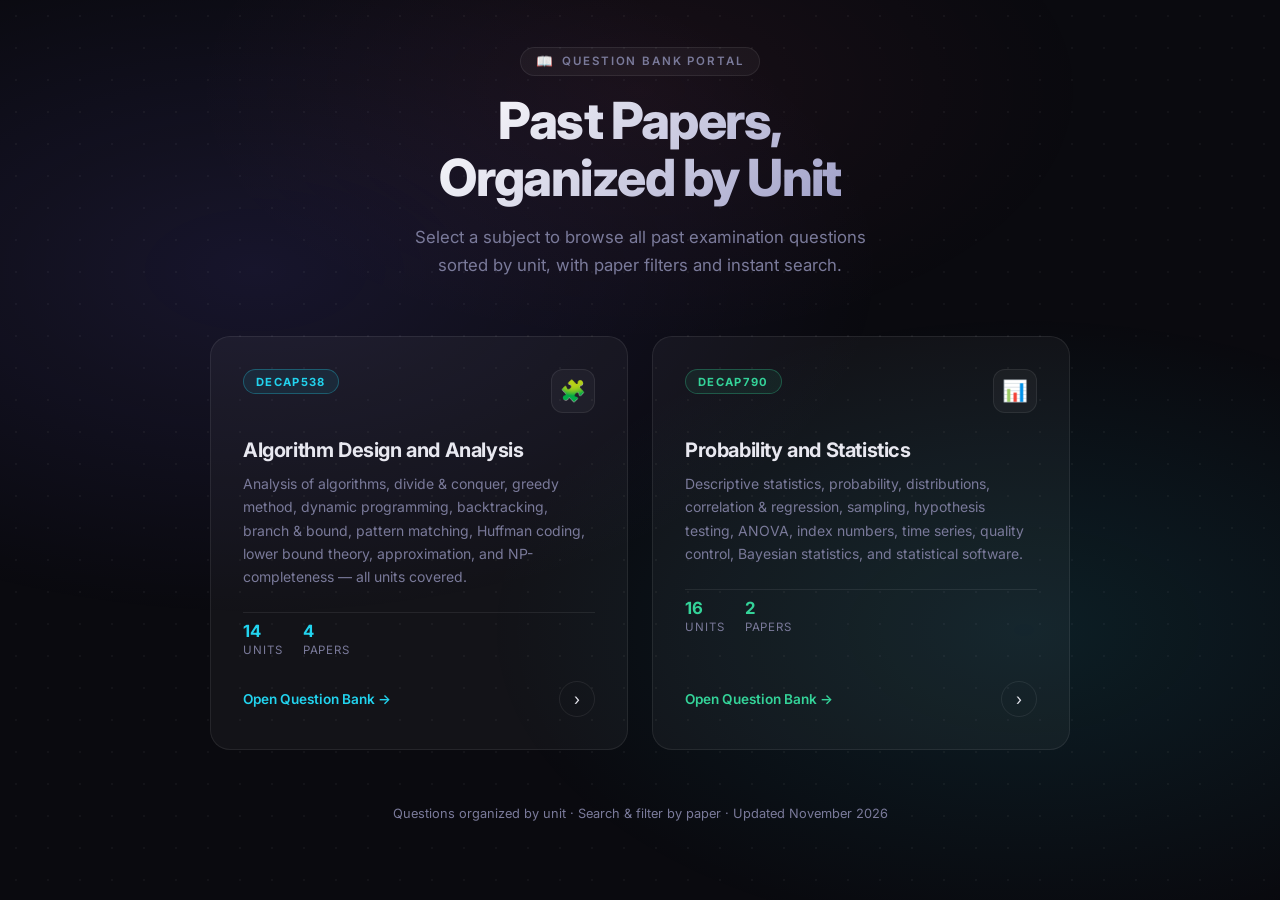
<file: index.html>
<!DOCTYPE html>
<html lang="en">
<head>
  <meta charset="UTF-8" />
  <meta name="viewport" content="width=device-width, initial-scale=1.0" />
  <title>Question Bank Portal</title>
  <link rel="preconnect" href="https://fonts.googleapis.com" />
  <link rel="preconnect" href="https://fonts.gstatic.com" crossorigin />
  <link href="https://fonts.googleapis.com/css2?family=Inter:wght@300;400;500;600;700;800&display=swap" rel="stylesheet" />
  <style>
*, *::before, *::after { box-sizing: border-box; margin: 0; padding: 0; }

    :root {
      --bg:         #0a0a0f;
      --surface:    rgba(255,255,255,0.04);
      --border:     rgba(255,255,255,0.08);
      --border-h:   rgba(255,255,255,0.18);
      --text:       #e8e8f0;
      --muted:      #7a7a9a;
      --accent1:    #7c6aff;   /* violet – Maths */
      --accent2:    #22d3ee;   /* cyan   – Data Structures */
      --accent3:    #f59e0b;   /* amber  – Java */
      --accent4:    #34d399;   /* emerald – Big Data */
      --glow1:      rgba(124,106,255,0.18);
      --glow2:      rgba(34,211,238,0.18);
      --glow3:      rgba(245,158,11,0.18);
      --glow4:      rgba(52,211,153,0.18);
      --accent5:    #38bdf8;   /* sky blue - Cloud Computing */
      --glow5:      rgba(56,189,248,0.18);
      --accent6:    #c084fc;   /* violet   - Web Technologies */
      --glow6:      rgba(192,132,252,0.18);
      --accent7:    #f43f5e;   /* rose - Analytical Skills */
      --glow7:      rgba(244,63,94,0.18);
    }

    html { scroll-behavior: smooth; }

    body {
      font-family: 'Inter', system-ui, sans-serif;
      background: var(--bg);
      color: var(--text);
      min-height: 100vh;
      display: flex;
      flex-direction: column;
      align-items: center;
      justify-content: center;
      padding: 2rem 1.5rem 4rem;
      overflow-x: hidden;
    }

    /* ── Animated mesh background ── */
    body::before {
      content: '';
      position: fixed;
      inset: 0;
      z-index: 0;
      background:
        radial-gradient(ellipse 70% 55% at 20% 30%, rgba(124,106,255,0.12) 0%, transparent 70%),
        radial-gradient(ellipse 60% 50% at 80% 70%, rgba(34,211,238,0.10) 0%, transparent 70%),
        radial-gradient(ellipse 50% 40% at 50% 10%, rgba(255,100,150,0.06) 0%, transparent 70%);
      animation: meshDrift 14s ease-in-out infinite alternate;
      pointer-events: none;
    }

    @keyframes meshDrift {
      from { transform: translateY(0) scale(1); }
      to   { transform: translateY(-24px) scale(1.04); }
    }

    /* ── Grid dots overlay ── */
    body::after {
      content: '';
      position: fixed;
      inset: 0;
      z-index: 0;
      background-image: radial-gradient(rgba(255,255,255,0.04) 1px, transparent 1px);
      background-size: 32px 32px;
      pointer-events: none;
    }

    /* ── Layout wrapper ── */
    .portal {
      position: relative;
      z-index: 1;
      width: 100%;
      max-width: 860px;
      display: flex;
      flex-direction: column;
      align-items: center;
      gap: 3.5rem;
    }

    /* ── Hero heading ── */
    .hero {
      text-align: center;
      display: flex;
      flex-direction: column;
      align-items: center;
      gap: 1rem;
    }

    .hero-eyebrow {
      display: inline-flex;
      align-items: center;
      gap: 0.5rem;
      font-size: 0.72rem;
      font-weight: 600;
      letter-spacing: 0.16em;
      text-transform: uppercase;
      color: var(--muted);
      border: 1px solid var(--border);
      border-radius: 99px;
      padding: 0.35rem 0.9rem;
      background: var(--surface);
    }

    .hero-eyebrow span { font-size: 0.85rem; }

    .hero h1 {
      font-size: clamp(2rem, 5vw, 3.2rem);
      font-weight: 800;
      letter-spacing: -0.03em;
      line-height: 1.12;
      background: linear-gradient(135deg, #ffffff 0%, #a0a0c8 100%);
      -webkit-background-clip: text;
      -webkit-text-fill-color: transparent;
      background-clip: text;
    }

    .hero p {
      font-size: 1.05rem;
      color: var(--muted);
      max-width: 480px;
      line-height: 1.7;
    }

    /* ── Cards grid ── */
    .cards {
      display: grid;
      grid-template-columns: repeat(auto-fit, minmax(280px, 1fr));
      gap: 1.5rem;
      width: 100%;
    }

    /* ── Individual card ── */
    .subject-card {
      position: relative;
      display: flex;
      flex-direction: column;
      gap: 1.5rem;
      padding: 2rem;
      background: var(--surface);
      border: 1px solid var(--border);
      border-radius: 20px;
      text-decoration: none;
      color: var(--text);
      overflow: hidden;
      cursor: pointer;
      transition:
        transform 0.35s cubic-bezier(0.22,0.68,0,1.2),
        border-color 0.3s ease,
        box-shadow 0.3s ease;
    }

    /* Glow blob inside each card */
    .subject-card::before {
      content: '';
      position: absolute;
      width: 260px;
      height: 260px;
      border-radius: 50%;
      top: -80px;
      right: -80px;
      filter: blur(80px);
      opacity: 0;
      transition: opacity 0.4s ease;
      pointer-events: none;
    }

    .subject-card.maths::before   { background: var(--glow1); }
    .subject-card.ds::before      { background: var(--glow2); }
    .subject-card.java::before    { background: var(--glow3); }
    .subject-card.bd::before      { background: var(--glow4); }
    .subject-card.cc::before      { background: var(--glow5); }
    .subject-card.web::before     { background: var(--glow6); }
    .subject-card.as::before      { background: var(--glow7); }

    .subject-card:hover {
      transform: translateY(-8px) scale(1.01);
      border-color: var(--border-h);
    }

    .subject-card.maths:hover { box-shadow: 0 24px 60px rgba(124,106,255,0.2); }
    .subject-card.ds:hover    { box-shadow: 0 24px 60px rgba(34,211,238,0.18); }
    .subject-card.java:hover  { box-shadow: 0 24px 60px rgba(245,158,11,0.18); }
    .subject-card.bd:hover    { box-shadow: 0 24px 60px rgba(52,211,153,0.18); }
    .subject-card.cc:hover    { box-shadow: 0 24px 60px rgba(56,189,248,0.18); }
    .subject-card.web:hover   { box-shadow: 0 24px 60px rgba(192,132,252,0.20); }
    .subject-card.as:hover    { box-shadow: 0 24px 60px rgba(244,63,94,0.20); }

    .subject-card:hover::before { opacity: 1; }

    /* Top section: badge + icon */
    .card-top {
      display: flex;
      align-items: flex-start;
      justify-content: space-between;
    }

    .course-badge {
      font-size: 0.7rem;
      font-weight: 700;
      letter-spacing: 0.12em;
      text-transform: uppercase;
      padding: 0.3rem 0.75rem;
      border-radius: 99px;
      border: 1px solid;
    }

    .maths .course-badge {
      color: var(--accent1);
      border-color: rgba(124,106,255,0.3);
      background: rgba(124,106,255,0.08);
    }

    .ds .course-badge {
      color: var(--accent2);
      border-color: rgba(34,211,238,0.3);
      background: rgba(34,211,238,0.08);
    }

    .java .course-badge {
      color: var(--accent3);
      border-color: rgba(245,158,11,0.3);
      background: rgba(245,158,11,0.08);
    }

    .bd .course-badge {
      color: var(--accent4);
      border-color: rgba(52,211,153,0.3);
      background: rgba(52,211,153,0.08);
    }

    .cc .course-badge {
      color: var(--accent5);
      border-color: rgba(56,189,248,0.3);
      background: rgba(56,189,248,0.08);
    }

    .web .course-badge {
      color: var(--accent6);
      border-color: rgba(192,132,252,0.3);
      background: rgba(192,132,252,0.08);
    }

    .as .course-badge {
      color: var(--accent7);
      border-color: rgba(244,63,94,0.3);
      background: rgba(244,63,94,0.08);
    }

    .card-icon {
      width: 44px;
      height: 44px;
      border-radius: 12px;
      border: 1px solid var(--border);
      background: var(--surface);
      display: flex;
      align-items: center;
      justify-content: center;
      font-size: 1.3rem;
      flex-shrink: 0;
    }

    /* Body */
    .card-body { display: flex; flex-direction: column; gap: 0.6rem; }

    .card-title {
      font-size: 1.25rem;
      font-weight: 700;
      letter-spacing: -0.02em;
      line-height: 1.3;
    }

    .card-desc {
      font-size: 0.875rem;
      color: var(--muted);
      line-height: 1.65;
    }

    /* Stats row */
    .card-stats {
      display: flex;
      gap: 1.25rem;
      padding-top: 0.5rem;
      border-top: 1px solid var(--border);
    }

    .stat {
      display: flex;
      flex-direction: column;
      gap: 0.15rem;
    }

    .stat-val {
      font-size: 1.05rem;
      font-weight: 700;
    }

    .maths .stat-val { color: var(--accent1); }
    .ds    .stat-val { color: var(--accent2); }
    .java  .stat-val { color: var(--accent3); }
    .bd    .stat-val { color: var(--accent4); }
    .cc    .stat-val { color: var(--accent5); }
    .web   .stat-val { color: var(--accent6); }
    .as    .stat-val { color: var(--accent7); }

    .stat-key {
      font-size: 0.72rem;
      color: var(--muted);
      text-transform: uppercase;
      letter-spacing: 0.08em;
    }

    /* CTA row */
    .card-cta {
      display: flex;
      align-items: center;
      justify-content: space-between;
      margin-top: auto;
    }

    .cta-label {
      font-size: 0.85rem;
      font-weight: 600;
    }

    .maths .cta-label { color: var(--accent1); }
    .ds    .cta-label { color: var(--accent2); }
    .java  .cta-label { color: var(--accent3); }
    .bd    .cta-label { color: var(--accent4); }
    .cc    .cta-label { color: var(--accent5); }
    .web   .cta-label { color: var(--accent6); }
    .as    .cta-label { color: var(--accent7); }

    .cta-arrow {
      width: 36px;
      height: 36px;
      border-radius: 50%;
      border: 1px solid var(--border);
      display: flex;
      align-items: center;
      justify-content: center;
      font-size: 1rem;
      transition: transform 0.3s ease, background 0.3s ease;
      flex-shrink: 0;
    }

    .subject-card:hover .cta-arrow {
      transform: translateX(4px);
    }

    .maths:hover .cta-arrow { background: rgba(124,106,255,0.12); }
    .ds:hover    .cta-arrow { background: rgba(34,211,238,0.10); }
    .java:hover  .cta-arrow { background: rgba(245,158,11,0.10); }
    .bd:hover    .cta-arrow { background: rgba(52,211,153,0.10); }
    .cc:hover    .cta-arrow { background: rgba(56,189,248,0.10); }
    .web:hover   .cta-arrow { background: rgba(192,132,252,0.12); }
    .as:hover    .cta-arrow { background: rgba(244,63,94,0.12); }

    /* Thin colored top border that slides in on hover */
    .card-accent-bar {
      position: absolute;
      top: 0; left: 0; right: 0;
      height: 2px;
      border-radius: 20px 20px 0 0;
      transform: scaleX(0);
      transform-origin: left;
      transition: transform 0.4s cubic-bezier(0.22,0.68,0,1);
    }

    .maths .card-accent-bar { background: linear-gradient(90deg, var(--accent1), #b48eff); }
    .ds    .card-accent-bar { background: linear-gradient(90deg, var(--accent2), #67e8f9); }
    .java  .card-accent-bar { background: linear-gradient(90deg, var(--accent3), #fcd34d); }
    .bd    .card-accent-bar { background: linear-gradient(90deg, var(--accent4), #86efac); }
    .cc    .card-accent-bar { background: linear-gradient(90deg, var(--accent5), #7dd3fc); }
    .web   .card-accent-bar { background: linear-gradient(90deg, var(--accent6), #e879f9); }
    .as    .card-accent-bar { background: linear-gradient(90deg, var(--accent7), #fb7185); }

    .subject-card:hover .card-accent-bar { transform: scaleX(1); }

    /* ── Footer note ── */
    .portal-footer {
      text-align: center;
      font-size: 0.8rem;
      color: var(--muted);
      position: relative;
      z-index: 1;
    }

    /* ── Responsive ── */
    @media (max-width: 520px) {
      .cards { grid-template-columns: 1fr; }
      .hero h1 { font-size: 1.85rem; }
    }

  </style>
</head>
<body>
  <div class="portal">
    <div class="hero">
      <div class="hero-eyebrow"><span>📖</span> Question Bank Portal</div>
      <h1>Past Papers,<br>Organized by Unit</h1>
      <p>Select a subject to browse all past examination questions sorted by unit, with paper filters and instant search.</p>
    </div>
    <div class="cards">
    <a href="./algorithm-design-and-analysis/index.html" class="subject-card ds" id="card-ds">
      <div class="card-accent-bar"></div>
      <div class="card-top">
        <span class="course-badge">DECAP538</span>
        <div class="card-icon">🧩</div>
      </div>
      <div class="card-body">
        <div class="card-title">Algorithm Design and Analysis</div>
        <p class="card-desc">Analysis of algorithms, divide &amp; conquer, greedy method, dynamic programming, backtracking, branch &amp; bound, pattern matching, Huffman coding, lower bound theory, approximation, and NP-completeness — all units covered.</p>
      </div>
      <div class="card-stats">
        <div class="stat"><span class="stat-val">14</span><span class="stat-key">Units</span></div>
        <div class="stat"><span class="stat-val">4</span><span class="stat-key">Papers</span></div>
      </div>
      <div class="card-cta"><span class="cta-label">Open Question Bank →</span><span class="cta-arrow">›</span></div>
    </a>
    <a href="./probability-and-statistics/index.html" class="subject-card bd" id="card-bd">
      <div class="card-accent-bar"></div>
      <div class="card-top">
        <span class="course-badge">DECAP790</span>
        <div class="card-icon">📊</div>
      </div>
      <div class="card-body">
        <div class="card-title">Probability and Statistics</div>
        <p class="card-desc">Descriptive statistics, probability, distributions, correlation &amp; regression, sampling, hypothesis testing, ANOVA, index numbers, time series, quality control, Bayesian statistics, and statistical software.</p>
      </div>
      <div class="card-stats">
        <div class="stat"><span class="stat-val">16</span><span class="stat-key">Units</span></div>
        <div class="stat"><span class="stat-val">2</span><span class="stat-key">Papers</span></div>
      </div>
      <div class="card-cta"><span class="cta-label">Open Question Bank →</span><span class="cta-arrow">›</span></div>
    </a>
    </div>
    <p class="portal-footer">Questions organized by unit · Search &amp; filter by paper · Updated November 2026</p>
  </div>
</body>
</html>
</file>
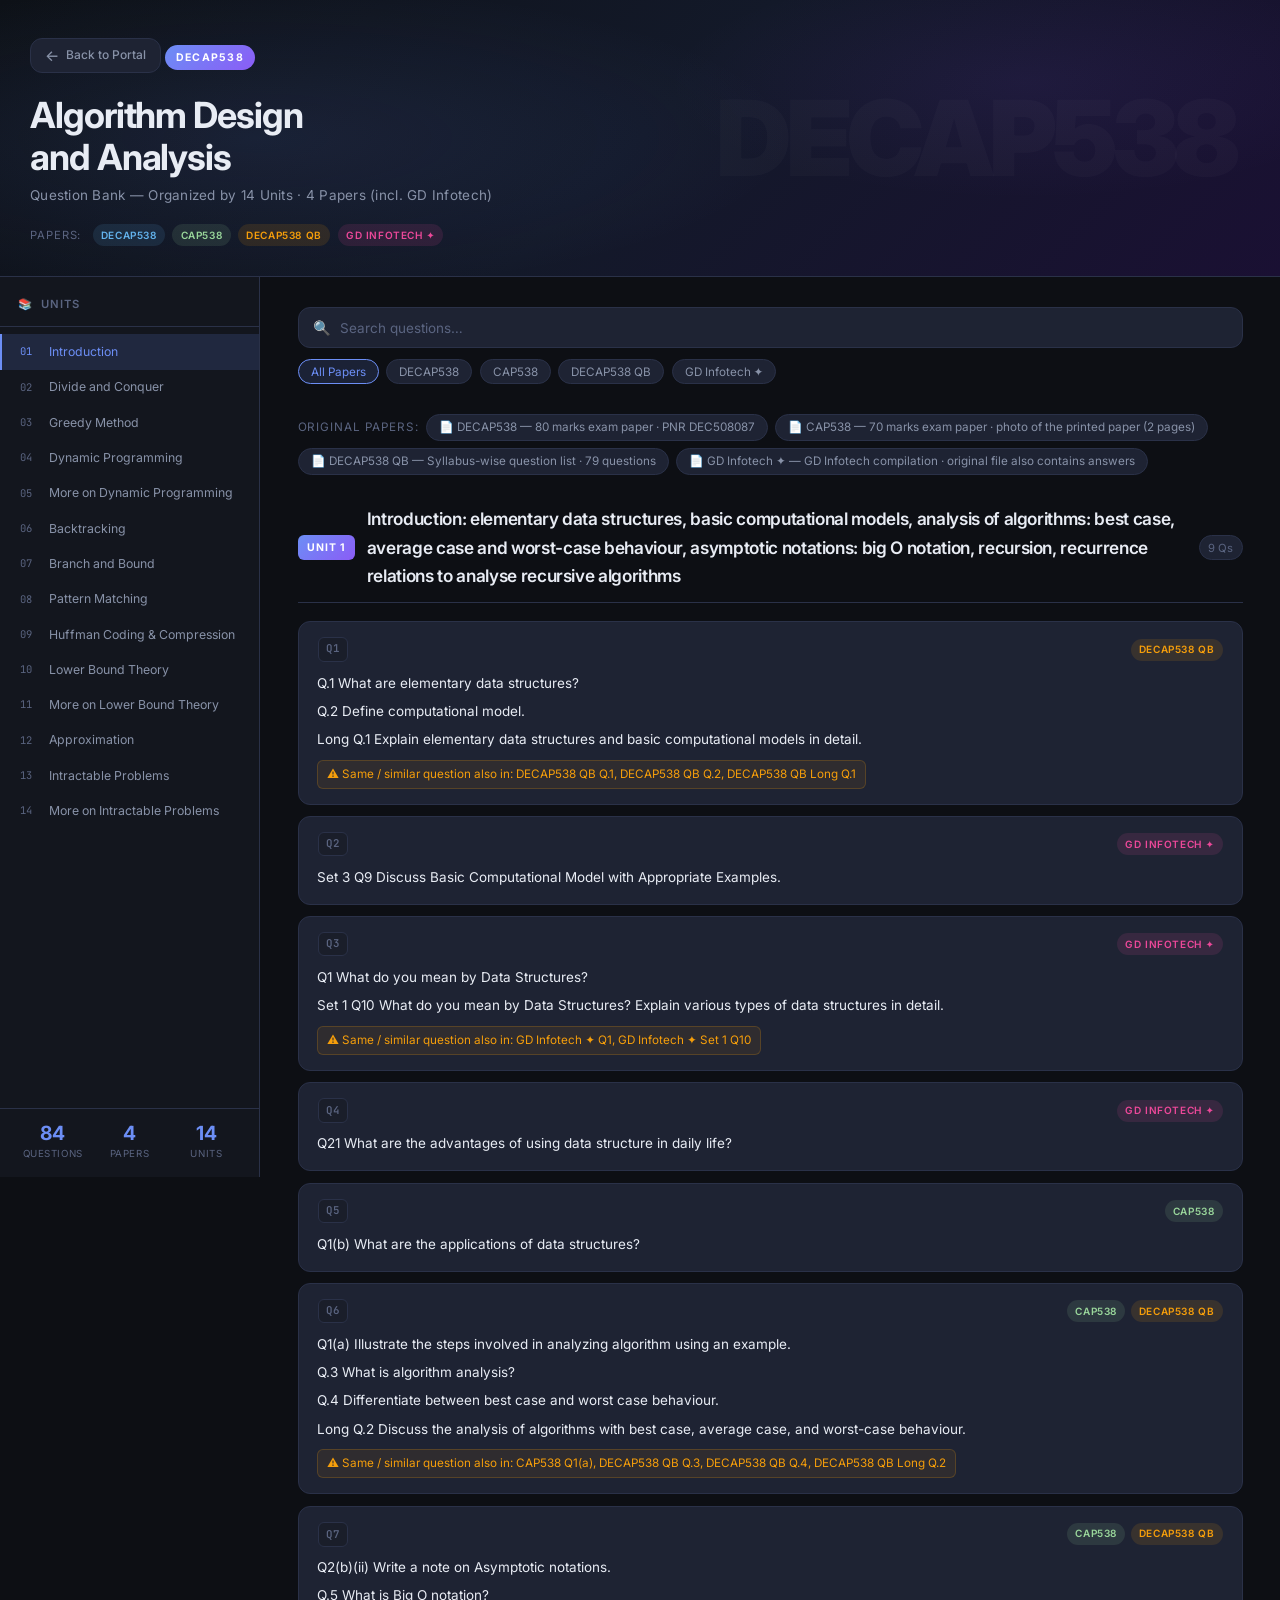
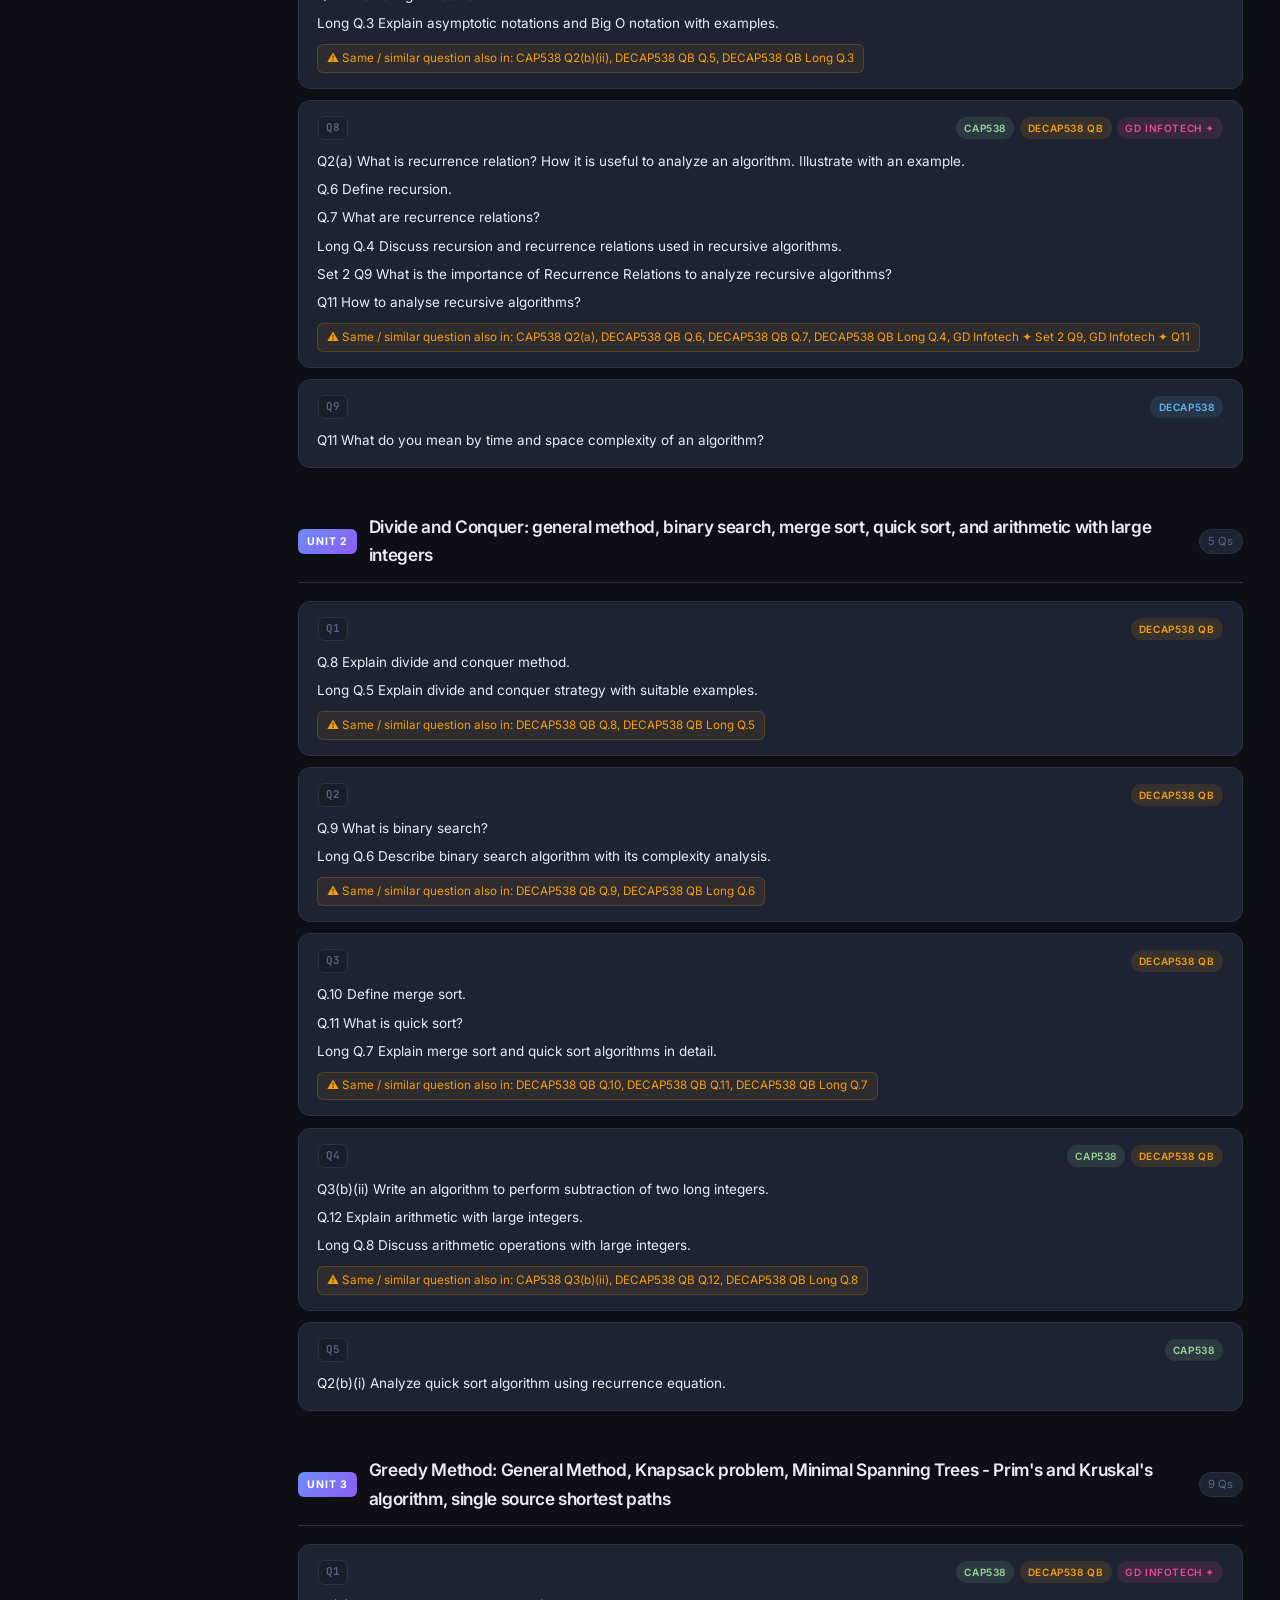
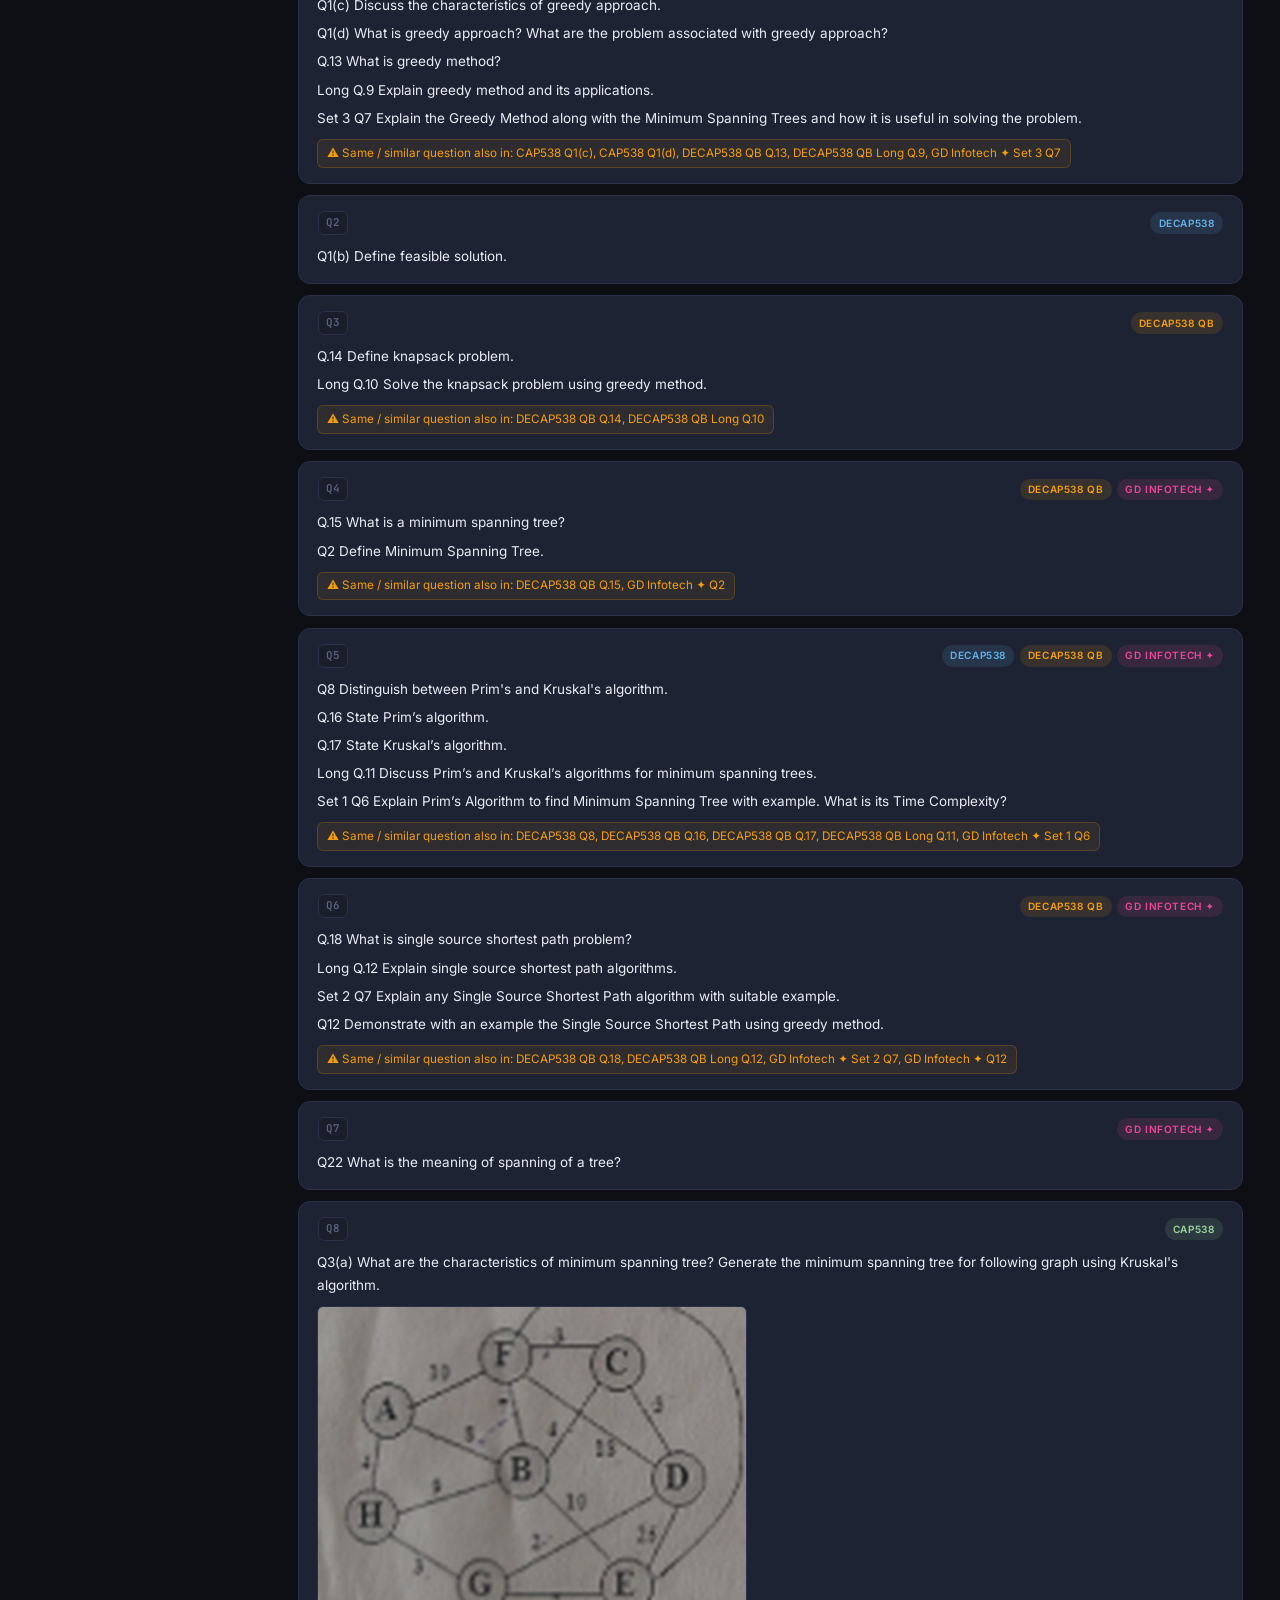
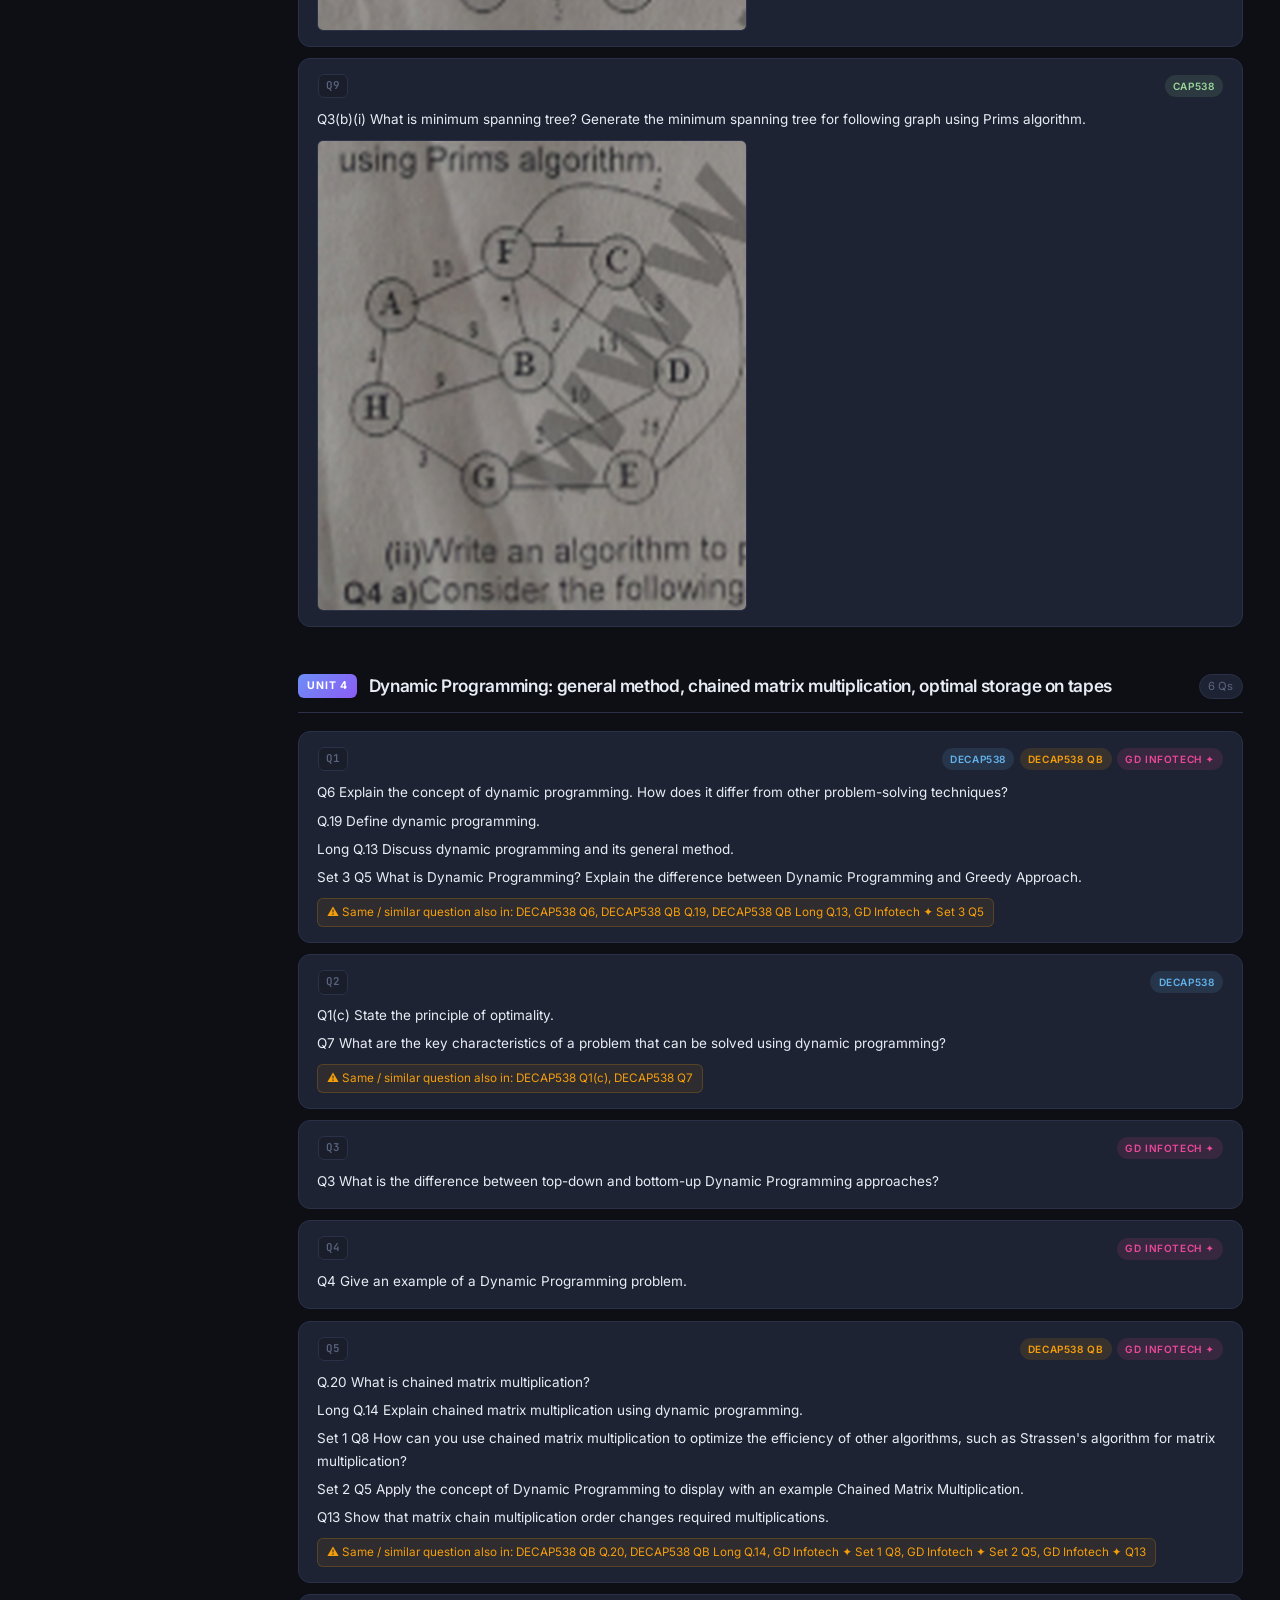
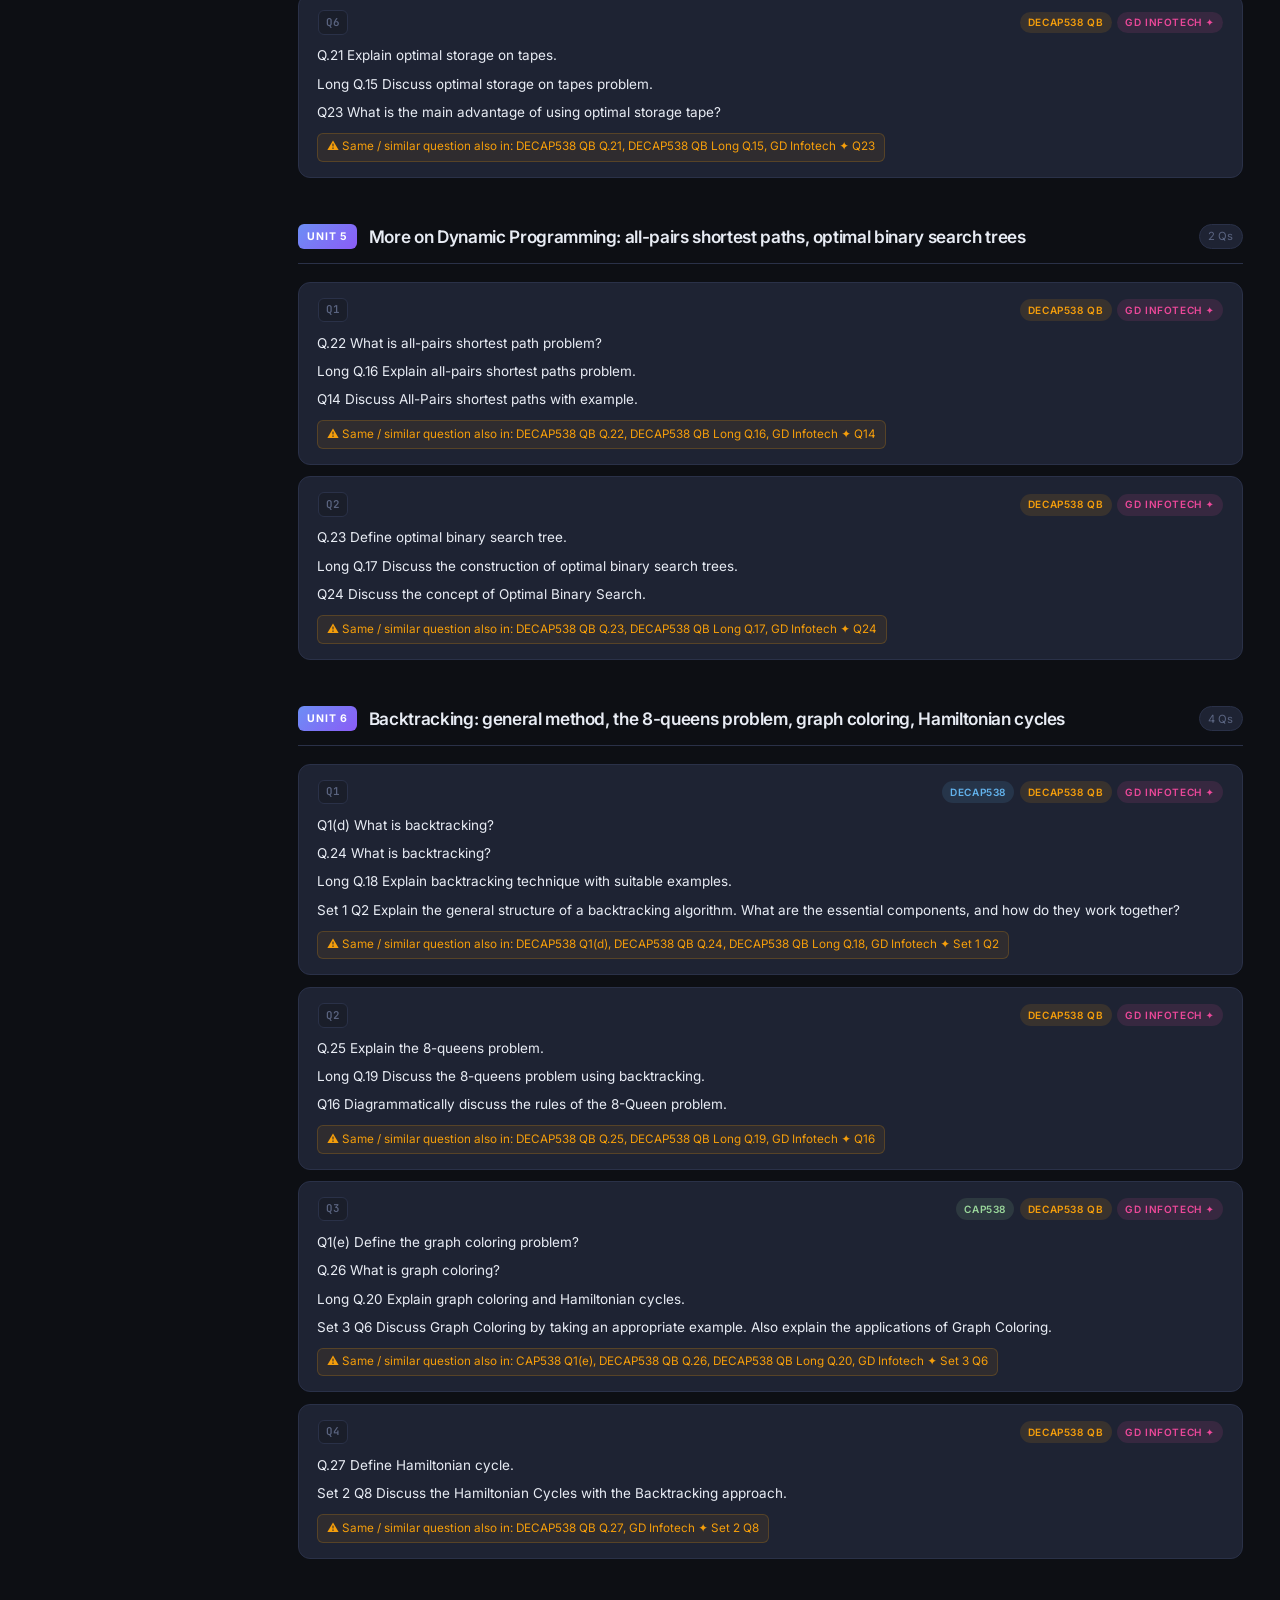
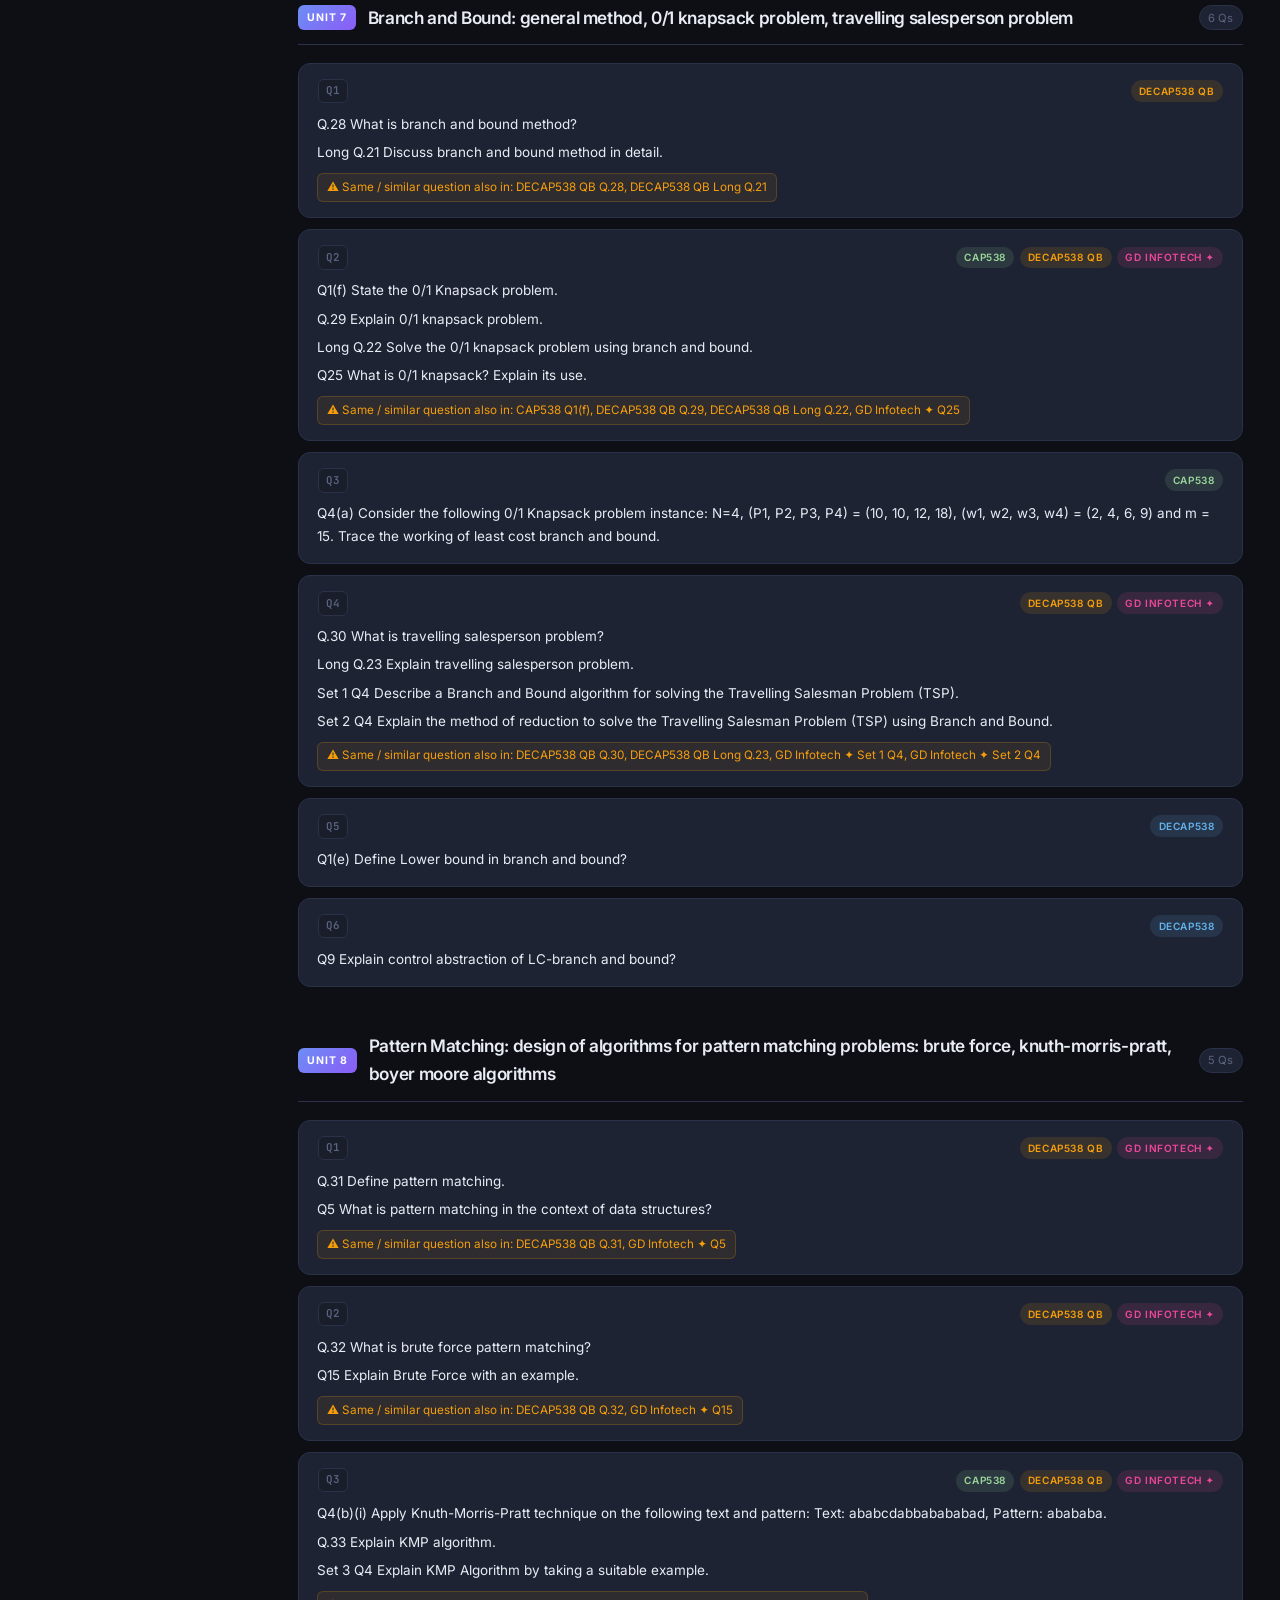
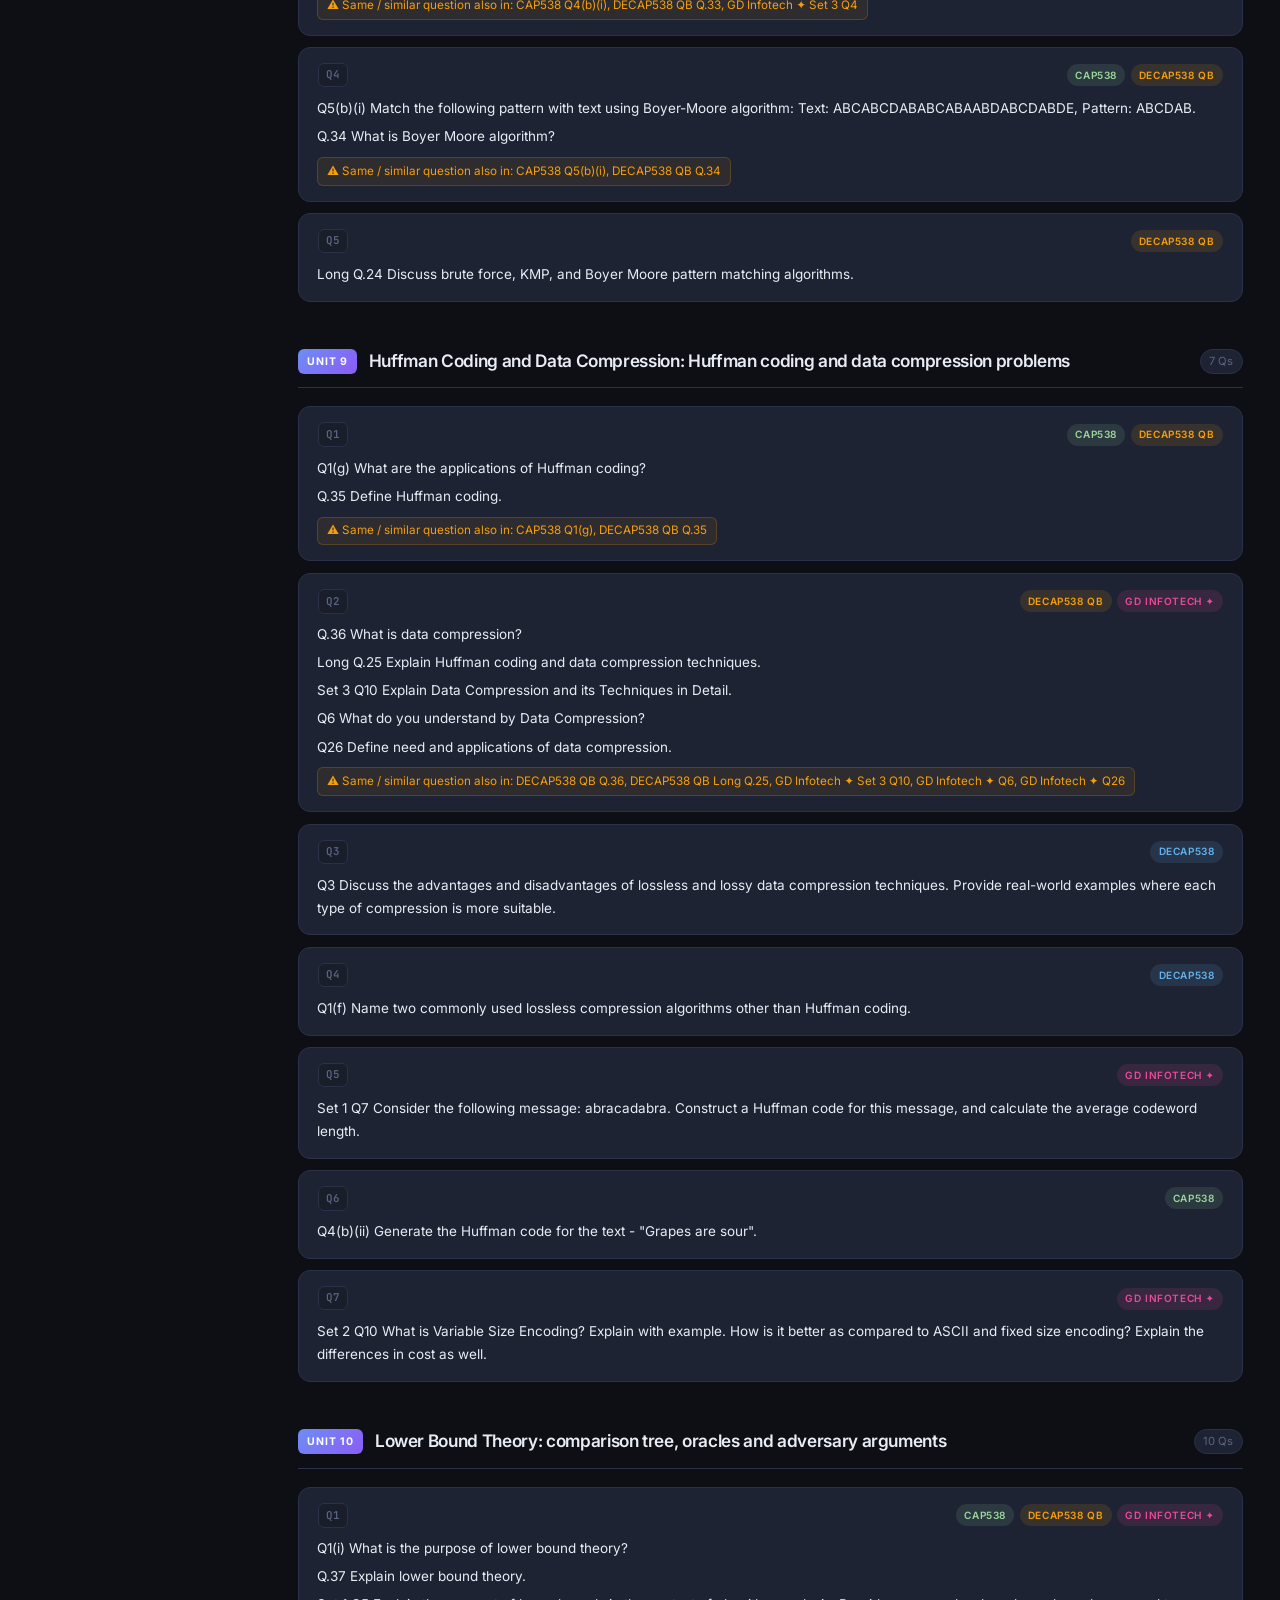
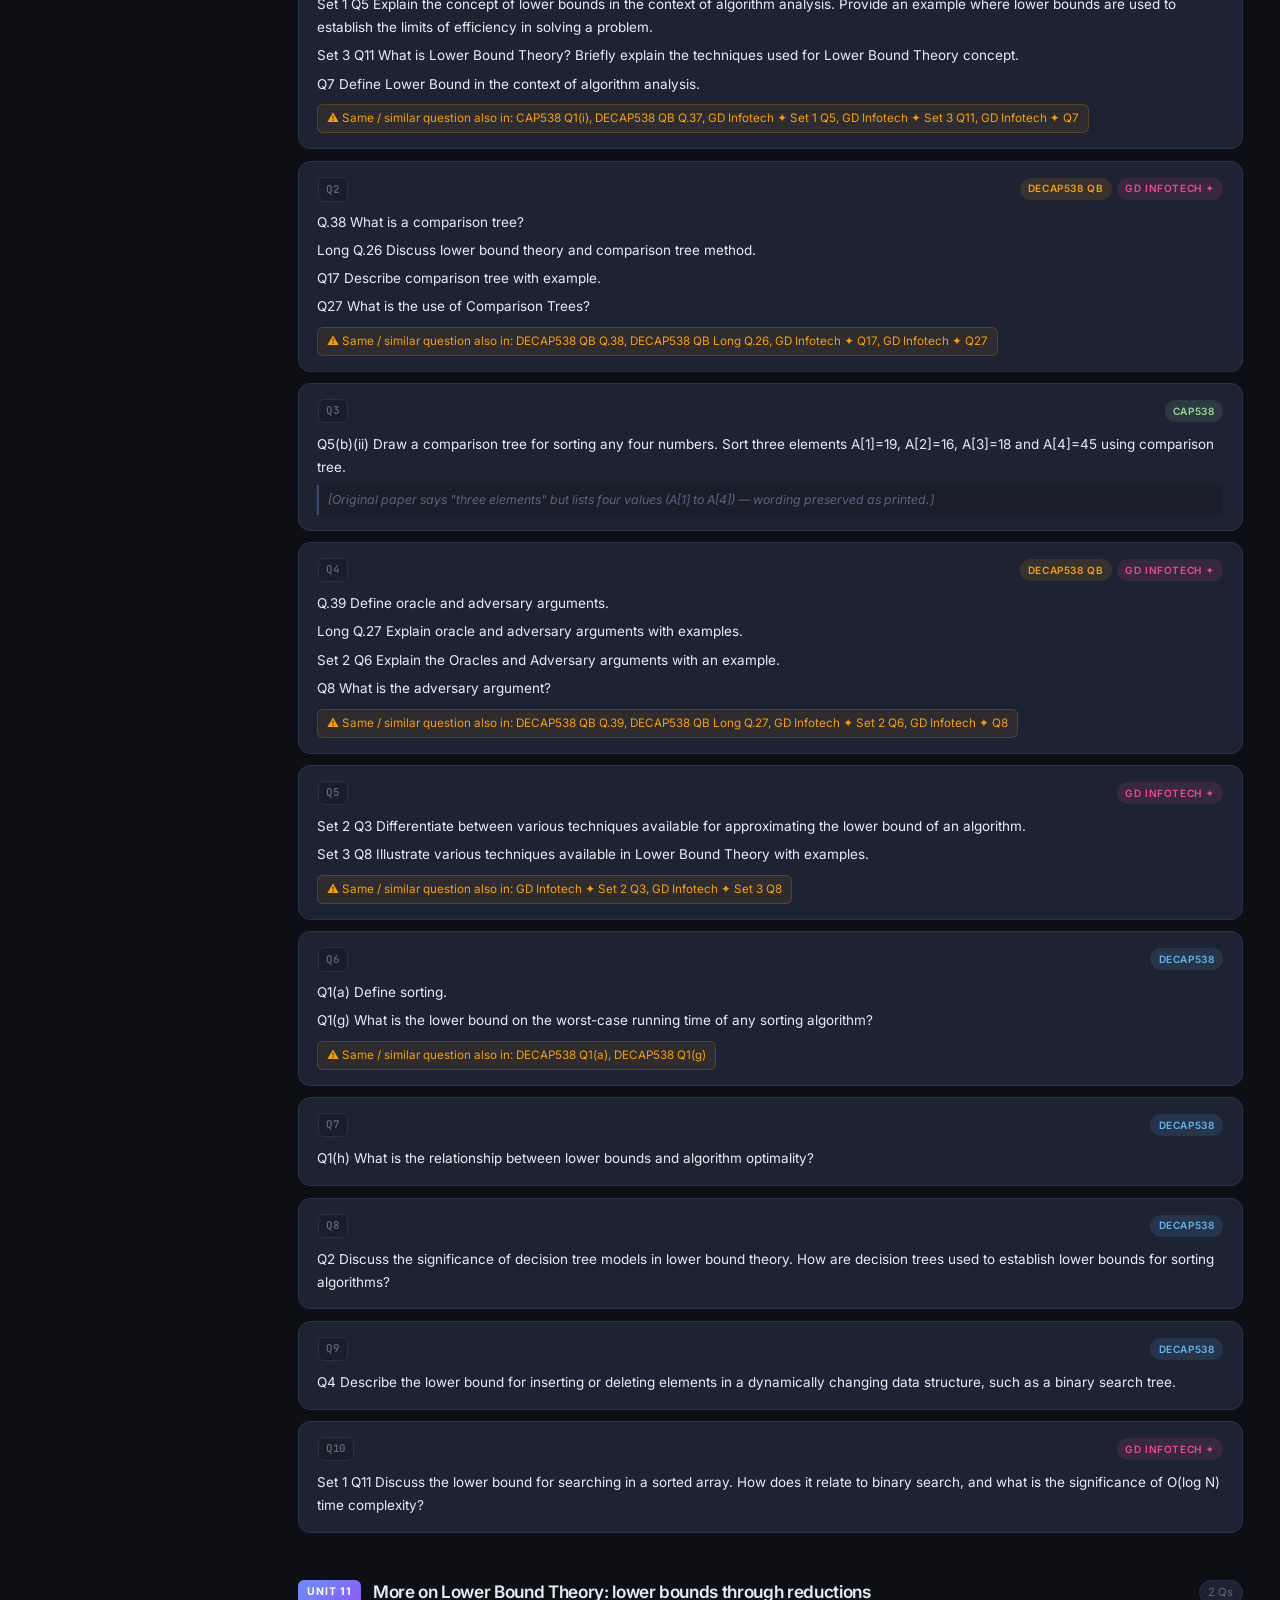
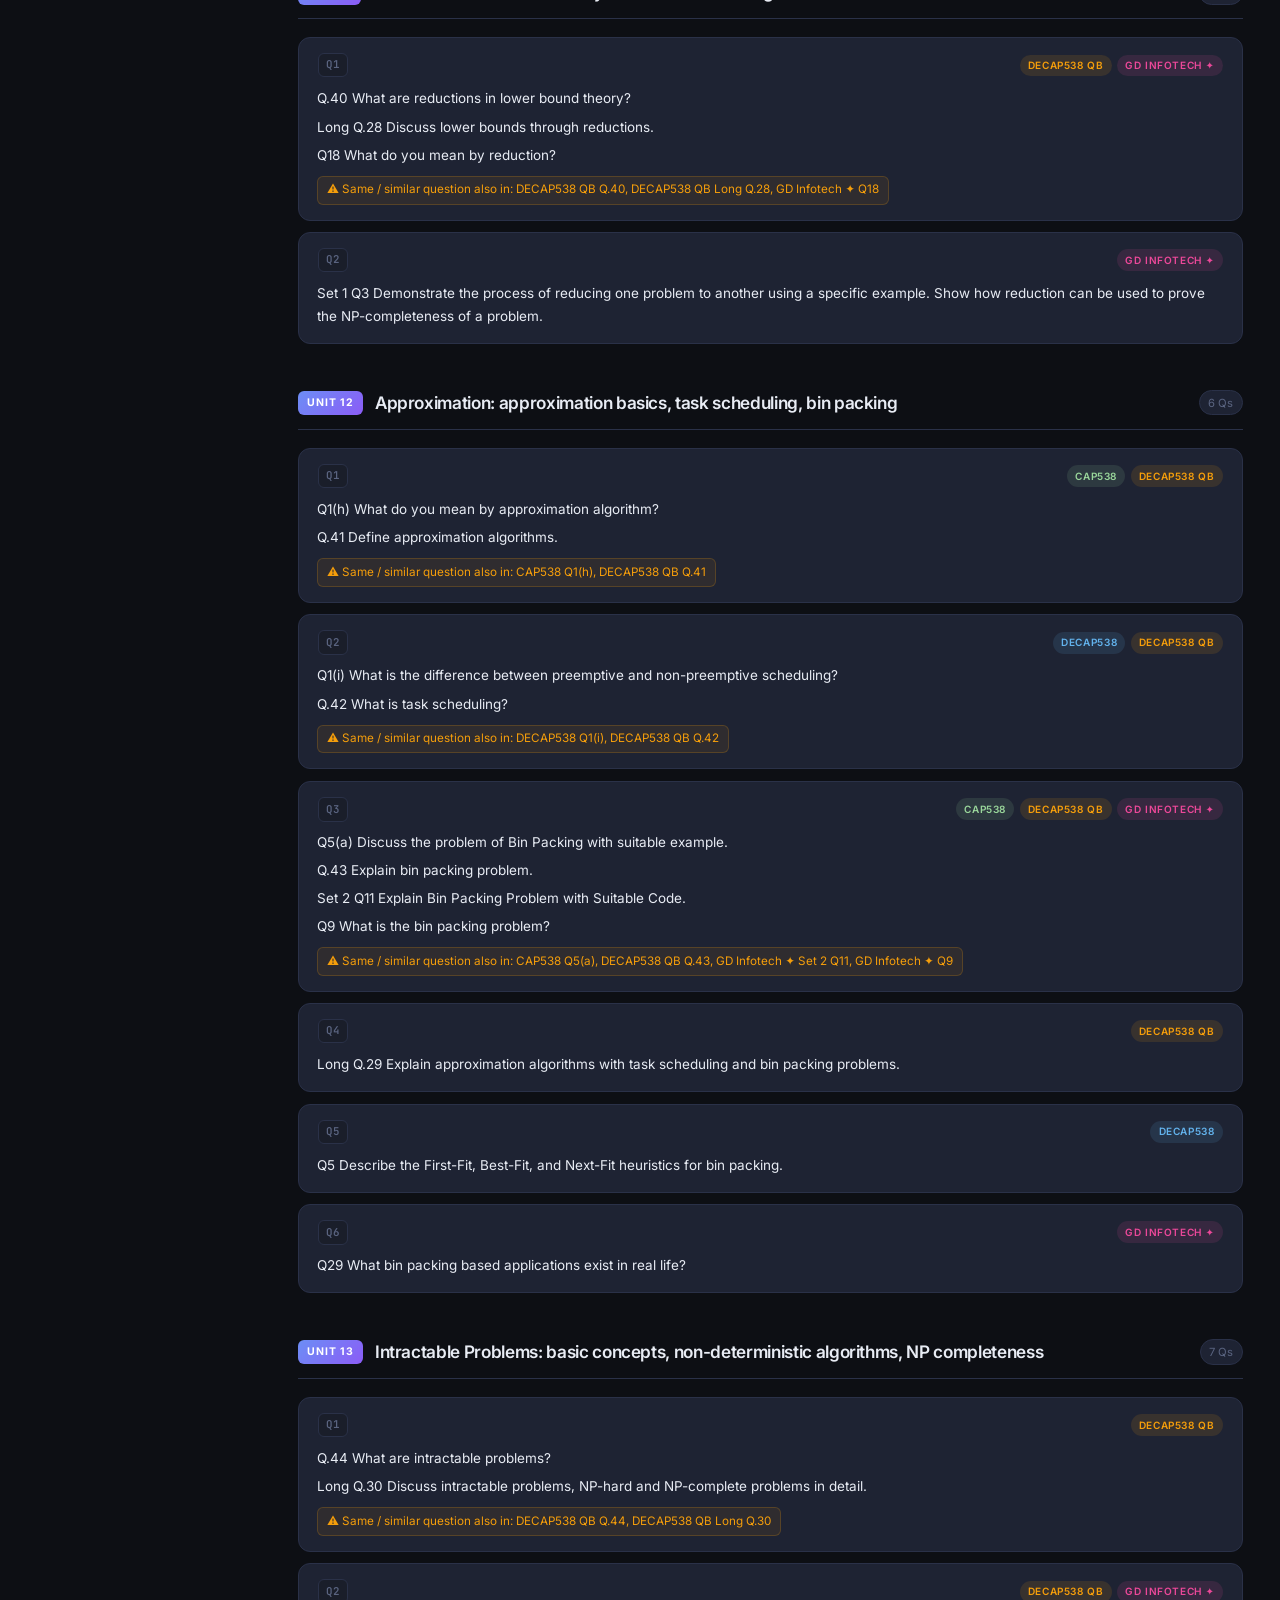
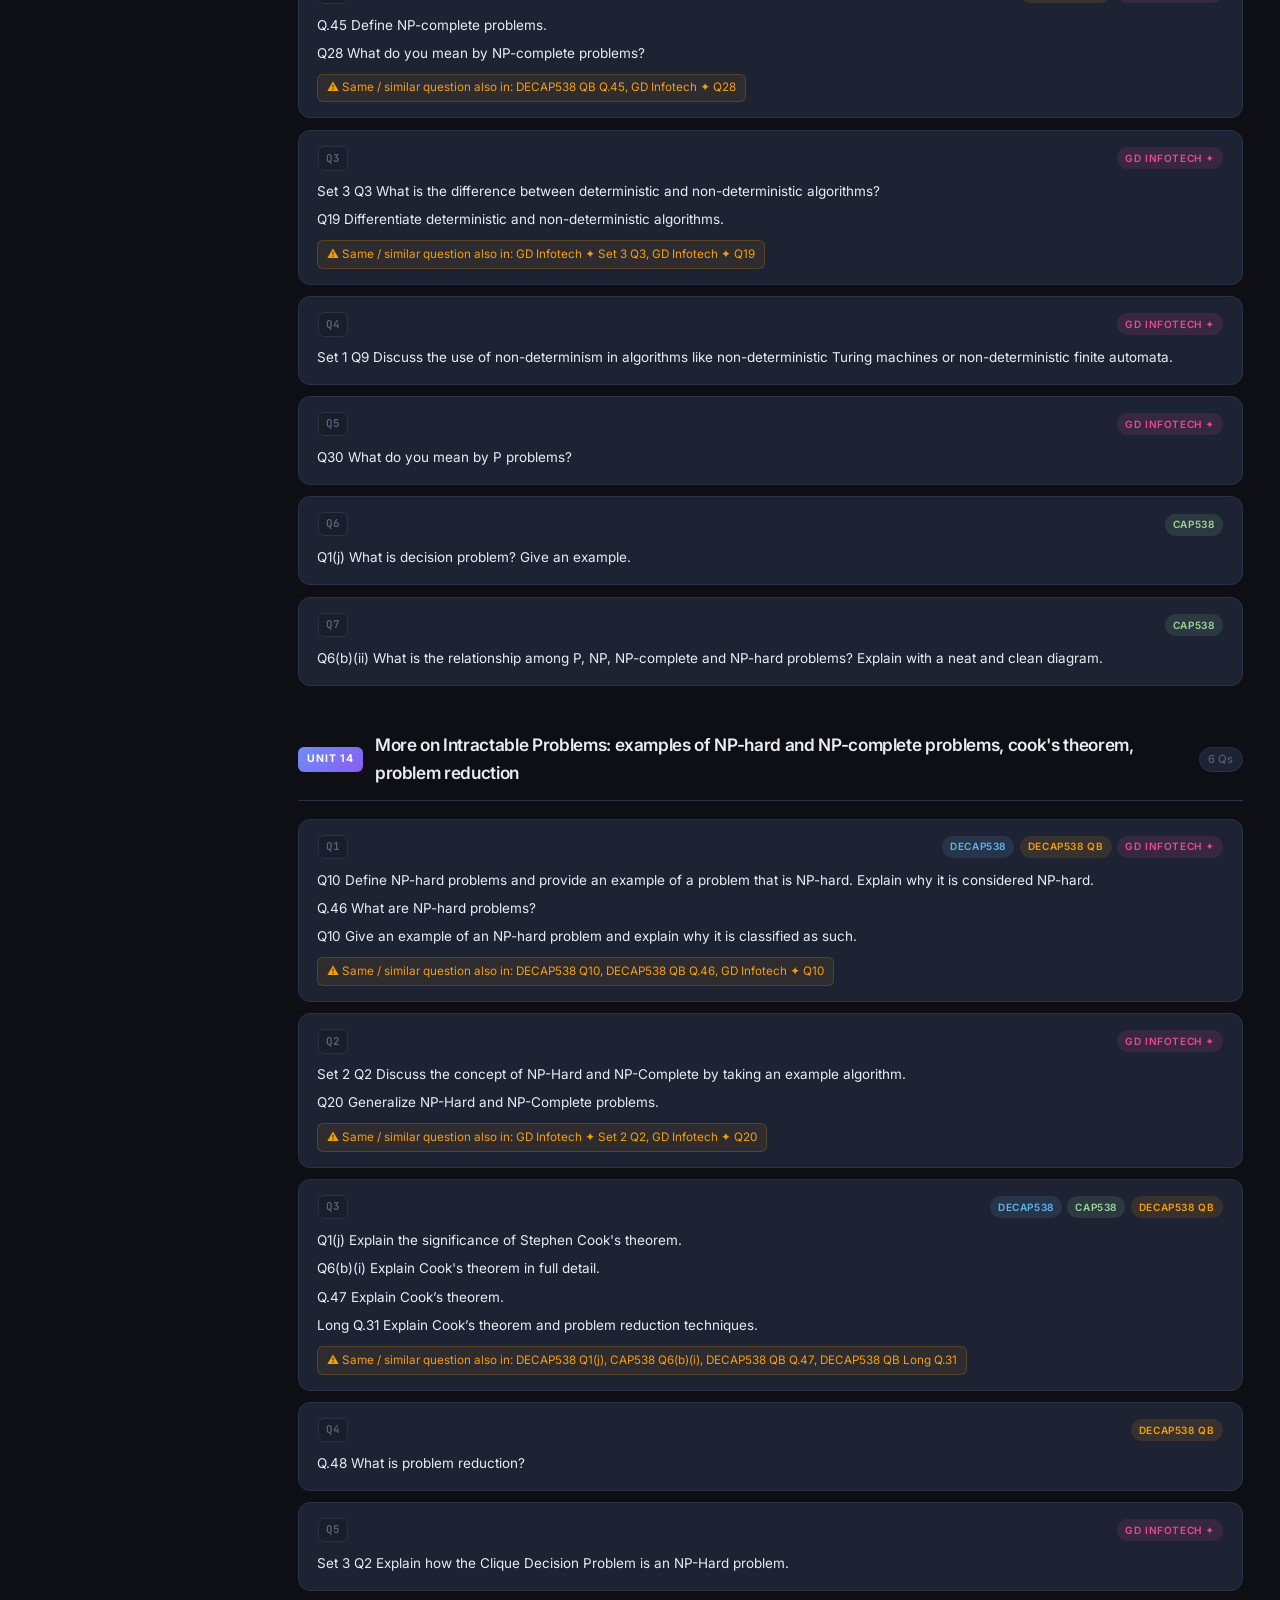
<file: algorithm-design-and-analysis/index.html>
<!DOCTYPE html>
<html lang="en">
<head>
  <meta charset="UTF-8" />
  <meta name="viewport" content="width=device-width, initial-scale=1.0" />
  <title>DECAP538 – Algorithm Design and Analysis | Question Bank</title>
  <link rel="preconnect" href="https://fonts.googleapis.com" />
  <link rel="preconnect" href="https://fonts.gstatic.com" crossorigin />
  <link href="https://fonts.googleapis.com/css2?family=Inter:wght@300;400;500;600;700&family=JetBrains+Mono:wght@400;500&display=swap" rel="stylesheet" />
  <link rel="stylesheet" href="../style.css" />
  <style>
    .site-header::after { content: 'DECAP538'; }
  </style>
</head>
<body>
  <header class="site-header">
    <div class="header-inner">
      <a href="../index.html" class="back-link"><span class="back-arrow">←</span> Back to Portal</a>
      <div class="header-badge">DECAP538</div>
      <h1 class="site-title">Algorithm Design<br>and Analysis</h1>
      <p class="site-subtitle">Question Bank — Organized by 14 Units · 4 Papers (incl. GD Infotech)</p>
      <div class="paper-legend">
        <span class="legend-label">Papers:</span>
        <span class="tag tag-p1">DECAP538</span>
        <span class="tag tag-p2">CAP538</span>
        <span class="tag tag-p3">DECAP538 QB</span>
        <span class="tag tag-p4">GD Infotech ✦</span>
      </div>
    </div>
  </header>
  <div class="mobile-bar">
    <button class="mobile-bar-btn" id="mobileMenuBtn" aria-label="Open units menu" aria-expanded="false">☰</button>
    <span class="mobile-bar-title">DECAP538 · Algorithm Design and Analysis</span>
    <button class="mobile-bar-btn" id="mobileSearchBtn" aria-label="Search questions">🔍</button>
  </div>
  <div class="nav-backdrop" id="navBackdrop"></div>
  <div class="page-layout">
    <aside class="sidebar" id="sidebar">
      <div class="sidebar-header"><span class="sidebar-icon">📚</span><span>Units</span><button class="nav-toggle" id="navToggle" aria-label="Close units menu">✕</button></div>
      <div class="sidebar-body" id="sidebarBody">
      <nav class="unit-nav" id="unitNav">
        <a href="#unit1" class="nav-item active" data-unit="1"><span class="nav-num">01</span><span class="nav-text">Introduction</span></a>
<a href="#unit2" class="nav-item" data-unit="2"><span class="nav-num">02</span><span class="nav-text">Divide and Conquer</span></a>
<a href="#unit3" class="nav-item" data-unit="3"><span class="nav-num">03</span><span class="nav-text">Greedy Method</span></a>
<a href="#unit4" class="nav-item" data-unit="4"><span class="nav-num">04</span><span class="nav-text">Dynamic Programming</span></a>
<a href="#unit5" class="nav-item" data-unit="5"><span class="nav-num">05</span><span class="nav-text">More on Dynamic Programming</span></a>
<a href="#unit6" class="nav-item" data-unit="6"><span class="nav-num">06</span><span class="nav-text">Backtracking</span></a>
<a href="#unit7" class="nav-item" data-unit="7"><span class="nav-num">07</span><span class="nav-text">Branch and Bound</span></a>
<a href="#unit8" class="nav-item" data-unit="8"><span class="nav-num">08</span><span class="nav-text">Pattern Matching</span></a>
<a href="#unit9" class="nav-item" data-unit="9"><span class="nav-num">09</span><span class="nav-text">Huffman Coding &amp; Compression</span></a>
<a href="#unit10" class="nav-item" data-unit="10"><span class="nav-num">10</span><span class="nav-text">Lower Bound Theory</span></a>
<a href="#unit11" class="nav-item" data-unit="11"><span class="nav-num">11</span><span class="nav-text">More on Lower Bound Theory</span></a>
<a href="#unit12" class="nav-item" data-unit="12"><span class="nav-num">12</span><span class="nav-text">Approximation</span></a>
<a href="#unit13" class="nav-item" data-unit="13"><span class="nav-num">13</span><span class="nav-text">Intractable Problems</span></a>
<a href="#unit14" class="nav-item" data-unit="14"><span class="nav-num">14</span><span class="nav-text">More on Intractable Problems</span></a>
      </nav>
      <div class="sidebar-stats">
        <div class="stat-item"><span class="stat-num" id="totalQCount">0</span><span class="stat-label">Questions</span></div>
        <div class="stat-item"><span class="stat-num">4</span><span class="stat-label">Papers</span></div>
        <div class="stat-item"><span class="stat-num">14</span><span class="stat-label">Units</span></div>
      </div>
      </div>
    </aside>
    <main class="main-content">
      <div class="search-wrap">
        <div class="search-box">
          <span class="search-icon">🔍</span>
          <input type="text" id="searchInput" placeholder="Search questions…" autocomplete="off" />
          <button class="search-clear" id="searchClear" title="Clear">✕</button>
        </div>
        <div class="filter-chips" id="filterChips">
          <button class="chip active" data-filter="all">All Papers</button>
<button class="chip" data-filter="p1">DECAP538</button>
<button class="chip" data-filter="p2">CAP538</button>
<button class="chip" data-filter="p3">DECAP538 QB</button>
<button class="chip" data-filter="p4">GD Infotech ✦</button>
        </div>
      </div>
      <div class="papers-strip">
        <span class="papers-strip-label">Original papers:</span>
        <a class="chip paper-link" href="../papers/decap538-80-marks.pdf" target="_blank" rel="noopener">📄 DECAP538 — 80 marks exam paper · PNR DEC508087</a>
        <a class="chip paper-link" href="../papers/cap538-70-marks.pdf" target="_blank" rel="noopener">📄 CAP538 — 70 marks exam paper · photo of the printed paper (2 pages)</a>
        <a class="chip paper-link" href="../papers/decap538-question-bank.pdf" target="_blank" rel="noopener">📄 DECAP538 QB — Syllabus-wise question list · 79 questions</a>
        <a class="chip paper-link" href="../papers/gd-infotech-question-bank.pdf" target="_blank" rel="noopener">📄 GD Infotech ✦ — GD Infotech compilation · original file also contains answers</a>
      </div>
      <div id="noResults" class="no-results hidden">
        <span>🔎</span><br>No questions match your search.
      </div>
      <section class="unit-section" id="unit1">
        <div class="unit-header">
          <div class="unit-badge">Unit 1</div>
          <h2 class="unit-title">Introduction: elementary data structures, basic computational models, analysis of algorithms: best case, average case and worst-case behaviour, asymptotic notations: big O notation, recursion, recurrence relations to analyse recursive algorithms</h2>
          <span class="unit-count" id="count-unit1"></span>
        </div>
        <div class="questions-grid">
          <div class="q-card" data-paper="p3">
            <div class="q-meta">
              <span class="q-num">Q1</span>
              <div class="q-tags"><span class="tag tag-p3">DECAP538 QB</span></div>
            </div>
            <div class="q-body">
              <p>Q.1 What are elementary data structures?</p>
              <p>Q.2 Define computational model.</p>
              <p>Long Q.1 Explain elementary data structures and basic computational models in detail.</p>
            </div>
            <div class="q-repeat-note">⚠ Same / similar question also in: DECAP538 QB Q.1, DECAP538 QB Q.2, DECAP538 QB Long Q.1</div>
          </div>
          <div class="q-card" data-paper="p4">
            <div class="q-meta">
              <span class="q-num">Q2</span>
              <div class="q-tags"><span class="tag tag-p4">GD Infotech ✦</span></div>
            </div>
            <div class="q-body">
              <p>Set 3 Q9 Discuss Basic Computational Model with Appropriate Examples.</p>
            </div>
          </div>
          <div class="q-card" data-paper="p4">
            <div class="q-meta">
              <span class="q-num">Q3</span>
              <div class="q-tags"><span class="tag tag-p4">GD Infotech ✦</span></div>
            </div>
            <div class="q-body">
              <p>Q1 What do you mean by Data Structures?</p>
              <p>Set 1 Q10 What do you mean by Data Structures? Explain various types of data structures in detail.</p>
            </div>
            <div class="q-repeat-note">⚠ Same / similar question also in: GD Infotech ✦ Q1, GD Infotech ✦ Set 1 Q10</div>
          </div>
          <div class="q-card" data-paper="p4">
            <div class="q-meta">
              <span class="q-num">Q4</span>
              <div class="q-tags"><span class="tag tag-p4">GD Infotech ✦</span></div>
            </div>
            <div class="q-body">
              <p>Q21 What are the advantages of using data structure in daily life?</p>
            </div>
          </div>
          <div class="q-card" data-paper="p2">
            <div class="q-meta">
              <span class="q-num">Q5</span>
              <div class="q-tags"><span class="tag tag-p2">CAP538</span></div>
            </div>
            <div class="q-body">
              <p>Q1(b) What are the applications of data structures?</p>
            </div>
          </div>
          <div class="q-card" data-paper="p2 p3">
            <div class="q-meta">
              <span class="q-num">Q6</span>
              <div class="q-tags"><span class="tag tag-p2">CAP538</span><span class="tag tag-p3">DECAP538 QB</span></div>
            </div>
            <div class="q-body">
              <p>Q1(a) Illustrate the steps involved in analyzing algorithm using an example.</p>
              <p>Q.3 What is algorithm analysis?</p>
              <p>Q.4 Differentiate between best case and worst case behaviour.</p>
              <p>Long Q.2 Discuss the analysis of algorithms with best case, average case, and worst-case behaviour.</p>
            </div>
            <div class="q-repeat-note">⚠ Same / similar question also in: CAP538 Q1(a), DECAP538 QB Q.3, DECAP538 QB Q.4, DECAP538 QB Long Q.2</div>
          </div>
          <div class="q-card" data-paper="p2 p3">
            <div class="q-meta">
              <span class="q-num">Q7</span>
              <div class="q-tags"><span class="tag tag-p2">CAP538</span><span class="tag tag-p3">DECAP538 QB</span></div>
            </div>
            <div class="q-body">
              <p>Q2(b)(ii) Write a note on Asymptotic notations.</p>
              <p>Q.5 What is Big O notation?</p>
              <p>Long Q.3 Explain asymptotic notations and Big O notation with examples.</p>
            </div>
            <div class="q-repeat-note">⚠ Same / similar question also in: CAP538 Q2(b)(ii), DECAP538 QB Q.5, DECAP538 QB Long Q.3</div>
          </div>
          <div class="q-card" data-paper="p2 p3 p4">
            <div class="q-meta">
              <span class="q-num">Q8</span>
              <div class="q-tags"><span class="tag tag-p2">CAP538</span><span class="tag tag-p3">DECAP538 QB</span><span class="tag tag-p4">GD Infotech ✦</span></div>
            </div>
            <div class="q-body">
              <p>Q2(a) What is recurrence relation? How it is useful to analyze an algorithm. Illustrate with an example.</p>
              <p>Q.6 Define recursion.</p>
              <p>Q.7 What are recurrence relations?</p>
              <p>Long Q.4 Discuss recursion and recurrence relations used in recursive algorithms.</p>
              <p>Set 2 Q9 What is the importance of Recurrence Relations to analyze recursive algorithms?</p>
              <p>Q11 How to analyse recursive algorithms?</p>
            </div>
            <div class="q-repeat-note">⚠ Same / similar question also in: CAP538 Q2(a), DECAP538 QB Q.6, DECAP538 QB Q.7, DECAP538 QB Long Q.4, GD Infotech ✦ Set 2 Q9, GD Infotech ✦ Q11</div>
          </div>
          <div class="q-card" data-paper="p1">
            <div class="q-meta">
              <span class="q-num">Q9</span>
              <div class="q-tags"><span class="tag tag-p1">DECAP538</span></div>
            </div>
            <div class="q-body">
              <p>Q11 What do you mean by time and space complexity of an algorithm?</p>
            </div>
          </div>
        </div>
      </section>
      <section class="unit-section" id="unit2">
        <div class="unit-header">
          <div class="unit-badge">Unit 2</div>
          <h2 class="unit-title">Divide and Conquer: general method, binary search, merge sort, quick sort, and arithmetic with large integers</h2>
          <span class="unit-count" id="count-unit2"></span>
        </div>
        <div class="questions-grid">
          <div class="q-card" data-paper="p3">
            <div class="q-meta">
              <span class="q-num">Q1</span>
              <div class="q-tags"><span class="tag tag-p3">DECAP538 QB</span></div>
            </div>
            <div class="q-body">
              <p>Q.8 Explain divide and conquer method.</p>
              <p>Long Q.5 Explain divide and conquer strategy with suitable examples.</p>
            </div>
            <div class="q-repeat-note">⚠ Same / similar question also in: DECAP538 QB Q.8, DECAP538 QB Long Q.5</div>
          </div>
          <div class="q-card" data-paper="p3">
            <div class="q-meta">
              <span class="q-num">Q2</span>
              <div class="q-tags"><span class="tag tag-p3">DECAP538 QB</span></div>
            </div>
            <div class="q-body">
              <p>Q.9 What is binary search?</p>
              <p>Long Q.6 Describe binary search algorithm with its complexity analysis.</p>
            </div>
            <div class="q-repeat-note">⚠ Same / similar question also in: DECAP538 QB Q.9, DECAP538 QB Long Q.6</div>
          </div>
          <div class="q-card" data-paper="p3">
            <div class="q-meta">
              <span class="q-num">Q3</span>
              <div class="q-tags"><span class="tag tag-p3">DECAP538 QB</span></div>
            </div>
            <div class="q-body">
              <p>Q.10 Define merge sort.</p>
              <p>Q.11 What is quick sort?</p>
              <p>Long Q.7 Explain merge sort and quick sort algorithms in detail.</p>
            </div>
            <div class="q-repeat-note">⚠ Same / similar question also in: DECAP538 QB Q.10, DECAP538 QB Q.11, DECAP538 QB Long Q.7</div>
          </div>
          <div class="q-card" data-paper="p2 p3">
            <div class="q-meta">
              <span class="q-num">Q4</span>
              <div class="q-tags"><span class="tag tag-p2">CAP538</span><span class="tag tag-p3">DECAP538 QB</span></div>
            </div>
            <div class="q-body">
              <p>Q3(b)(ii) Write an algorithm to perform subtraction of two long integers.</p>
              <p>Q.12 Explain arithmetic with large integers.</p>
              <p>Long Q.8 Discuss arithmetic operations with large integers.</p>
            </div>
            <div class="q-repeat-note">⚠ Same / similar question also in: CAP538 Q3(b)(ii), DECAP538 QB Q.12, DECAP538 QB Long Q.8</div>
          </div>
          <div class="q-card" data-paper="p2">
            <div class="q-meta">
              <span class="q-num">Q5</span>
              <div class="q-tags"><span class="tag tag-p2">CAP538</span></div>
            </div>
            <div class="q-body">
              <p>Q2(b)(i) Analyze quick sort algorithm using recurrence equation.</p>
            </div>
          </div>
        </div>
      </section>
      <section class="unit-section" id="unit3">
        <div class="unit-header">
          <div class="unit-badge">Unit 3</div>
          <h2 class="unit-title">Greedy Method: General Method, Knapsack problem, Minimal Spanning Trees - Prim&#x27;s and Kruskal&#x27;s algorithm, single source shortest paths</h2>
          <span class="unit-count" id="count-unit3"></span>
        </div>
        <div class="questions-grid">
          <div class="q-card" data-paper="p2 p3 p4">
            <div class="q-meta">
              <span class="q-num">Q1</span>
              <div class="q-tags"><span class="tag tag-p2">CAP538</span><span class="tag tag-p3">DECAP538 QB</span><span class="tag tag-p4">GD Infotech ✦</span></div>
            </div>
            <div class="q-body">
              <p>Q1(c) Discuss the characteristics of greedy approach.</p>
              <p>Q1(d) What is greedy approach? What are the problem associated with greedy approach?</p>
              <p>Q.13 What is greedy method?</p>
              <p>Long Q.9 Explain greedy method and its applications.</p>
              <p>Set 3 Q7 Explain the Greedy Method along with the Minimum Spanning Trees and how it is useful in solving the problem.</p>
            </div>
            <div class="q-repeat-note">⚠ Same / similar question also in: CAP538 Q1(c), CAP538 Q1(d), DECAP538 QB Q.13, DECAP538 QB Long Q.9, GD Infotech ✦ Set 3 Q7</div>
          </div>
          <div class="q-card" data-paper="p1">
            <div class="q-meta">
              <span class="q-num">Q2</span>
              <div class="q-tags"><span class="tag tag-p1">DECAP538</span></div>
            </div>
            <div class="q-body">
              <p>Q1(b) Define feasible solution.</p>
            </div>
          </div>
          <div class="q-card" data-paper="p3">
            <div class="q-meta">
              <span class="q-num">Q3</span>
              <div class="q-tags"><span class="tag tag-p3">DECAP538 QB</span></div>
            </div>
            <div class="q-body">
              <p>Q.14 Define knapsack problem.</p>
              <p>Long Q.10 Solve the knapsack problem using greedy method.</p>
            </div>
            <div class="q-repeat-note">⚠ Same / similar question also in: DECAP538 QB Q.14, DECAP538 QB Long Q.10</div>
          </div>
          <div class="q-card" data-paper="p3 p4">
            <div class="q-meta">
              <span class="q-num">Q4</span>
              <div class="q-tags"><span class="tag tag-p3">DECAP538 QB</span><span class="tag tag-p4">GD Infotech ✦</span></div>
            </div>
            <div class="q-body">
              <p>Q.15 What is a minimum spanning tree?</p>
              <p>Q2 Define Minimum Spanning Tree.</p>
            </div>
            <div class="q-repeat-note">⚠ Same / similar question also in: DECAP538 QB Q.15, GD Infotech ✦ Q2</div>
          </div>
          <div class="q-card" data-paper="p1 p3 p4">
            <div class="q-meta">
              <span class="q-num">Q5</span>
              <div class="q-tags"><span class="tag tag-p1">DECAP538</span><span class="tag tag-p3">DECAP538 QB</span><span class="tag tag-p4">GD Infotech ✦</span></div>
            </div>
            <div class="q-body">
              <p>Q8 Distinguish between Prim&#x27;s and Kruskal&#x27;s algorithm.</p>
              <p>Q.16 State Prim’s algorithm.</p>
              <p>Q.17 State Kruskal’s algorithm.</p>
              <p>Long Q.11 Discuss Prim’s and Kruskal’s algorithms for minimum spanning trees.</p>
              <p>Set 1 Q6 Explain Prim’s Algorithm to find Minimum Spanning Tree with example. What is its Time Complexity?</p>
            </div>
            <div class="q-repeat-note">⚠ Same / similar question also in: DECAP538 Q8, DECAP538 QB Q.16, DECAP538 QB Q.17, DECAP538 QB Long Q.11, GD Infotech ✦ Set 1 Q6</div>
          </div>
          <div class="q-card" data-paper="p3 p4">
            <div class="q-meta">
              <span class="q-num">Q6</span>
              <div class="q-tags"><span class="tag tag-p3">DECAP538 QB</span><span class="tag tag-p4">GD Infotech ✦</span></div>
            </div>
            <div class="q-body">
              <p>Q.18 What is single source shortest path problem?</p>
              <p>Long Q.12 Explain single source shortest path algorithms.</p>
              <p>Set 2 Q7 Explain any Single Source Shortest Path algorithm with suitable example.</p>
              <p>Q12 Demonstrate with an example the Single Source Shortest Path using greedy method.</p>
            </div>
            <div class="q-repeat-note">⚠ Same / similar question also in: DECAP538 QB Q.18, DECAP538 QB Long Q.12, GD Infotech ✦ Set 2 Q7, GD Infotech ✦ Q12</div>
          </div>
          <div class="q-card" data-paper="p4">
            <div class="q-meta">
              <span class="q-num">Q7</span>
              <div class="q-tags"><span class="tag tag-p4">GD Infotech ✦</span></div>
            </div>
            <div class="q-body">
              <p>Q22 What is the meaning of spanning of a tree?</p>
            </div>
          </div>
          <div class="q-card" data-paper="p2">
            <div class="q-meta">
              <span class="q-num">Q8</span>
              <div class="q-tags"><span class="tag tag-p2">CAP538</span></div>
            </div>
            <div class="q-body">
              <p>Q3(a) What are the characteristics of minimum spanning tree? Generate the minimum spanning tree for following graph using Kruskal&#x27;s algorithm.</p>
              <a href="../papers/cap538-70-marks.pdf" target="_blank" rel="noopener" title="Open the original paper"><img class="q-img" src="../assets/graph-q3a-kruskal.png" alt="Graph for Q3(a) — Kruskal&#x27;s algorithm (clipped from the original CAP538 paper)"></a>
            </div>
          </div>
          <div class="q-card" data-paper="p2">
            <div class="q-meta">
              <span class="q-num">Q9</span>
              <div class="q-tags"><span class="tag tag-p2">CAP538</span></div>
            </div>
            <div class="q-body">
              <p>Q3(b)(i) What is minimum spanning tree? Generate the minimum spanning tree for following graph using Prims algorithm.</p>
              <a href="../papers/cap538-70-marks.pdf" target="_blank" rel="noopener" title="Open the original paper"><img class="q-img" src="../assets/graph-q3b-prim.png" alt="Graph for Q3(b)(i) — Prim&#x27;s algorithm (clipped from the original CAP538 paper)"></a>
            </div>
          </div>
        </div>
      </section>
      <section class="unit-section" id="unit4">
        <div class="unit-header">
          <div class="unit-badge">Unit 4</div>
          <h2 class="unit-title">Dynamic Programming: general method, chained matrix multiplication, optimal storage on tapes</h2>
          <span class="unit-count" id="count-unit4"></span>
        </div>
        <div class="questions-grid">
          <div class="q-card" data-paper="p1 p3 p4">
            <div class="q-meta">
              <span class="q-num">Q1</span>
              <div class="q-tags"><span class="tag tag-p1">DECAP538</span><span class="tag tag-p3">DECAP538 QB</span><span class="tag tag-p4">GD Infotech ✦</span></div>
            </div>
            <div class="q-body">
              <p>Q6 Explain the concept of dynamic programming. How does it differ from other problem-solving techniques?</p>
              <p>Q.19 Define dynamic programming.</p>
              <p>Long Q.13 Discuss dynamic programming and its general method.</p>
              <p>Set 3 Q5 What is Dynamic Programming? Explain the difference between Dynamic Programming and Greedy Approach.</p>
            </div>
            <div class="q-repeat-note">⚠ Same / similar question also in: DECAP538 Q6, DECAP538 QB Q.19, DECAP538 QB Long Q.13, GD Infotech ✦ Set 3 Q5</div>
          </div>
          <div class="q-card" data-paper="p1">
            <div class="q-meta">
              <span class="q-num">Q2</span>
              <div class="q-tags"><span class="tag tag-p1">DECAP538</span></div>
            </div>
            <div class="q-body">
              <p>Q1(c) State the principle of optimality.</p>
              <p>Q7 What are the key characteristics of a problem that can be solved using dynamic programming?</p>
            </div>
            <div class="q-repeat-note">⚠ Same / similar question also in: DECAP538 Q1(c), DECAP538 Q7</div>
          </div>
          <div class="q-card" data-paper="p4">
            <div class="q-meta">
              <span class="q-num">Q3</span>
              <div class="q-tags"><span class="tag tag-p4">GD Infotech ✦</span></div>
            </div>
            <div class="q-body">
              <p>Q3 What is the difference between top-down and bottom-up Dynamic Programming approaches?</p>
            </div>
          </div>
          <div class="q-card" data-paper="p4">
            <div class="q-meta">
              <span class="q-num">Q4</span>
              <div class="q-tags"><span class="tag tag-p4">GD Infotech ✦</span></div>
            </div>
            <div class="q-body">
              <p>Q4 Give an example of a Dynamic Programming problem.</p>
            </div>
          </div>
          <div class="q-card" data-paper="p3 p4">
            <div class="q-meta">
              <span class="q-num">Q5</span>
              <div class="q-tags"><span class="tag tag-p3">DECAP538 QB</span><span class="tag tag-p4">GD Infotech ✦</span></div>
            </div>
            <div class="q-body">
              <p>Q.20 What is chained matrix multiplication?</p>
              <p>Long Q.14 Explain chained matrix multiplication using dynamic programming.</p>
              <p>Set 1 Q8 How can you use chained matrix multiplication to optimize the efficiency of other algorithms, such as Strassen&#x27;s algorithm for matrix multiplication?</p>
              <p>Set 2 Q5 Apply the concept of Dynamic Programming to display with an example Chained Matrix Multiplication.</p>
              <p>Q13 Show that matrix chain multiplication order changes required multiplications.</p>
            </div>
            <div class="q-repeat-note">⚠ Same / similar question also in: DECAP538 QB Q.20, DECAP538 QB Long Q.14, GD Infotech ✦ Set 1 Q8, GD Infotech ✦ Set 2 Q5, GD Infotech ✦ Q13</div>
          </div>
          <div class="q-card" data-paper="p3 p4">
            <div class="q-meta">
              <span class="q-num">Q6</span>
              <div class="q-tags"><span class="tag tag-p3">DECAP538 QB</span><span class="tag tag-p4">GD Infotech ✦</span></div>
            </div>
            <div class="q-body">
              <p>Q.21 Explain optimal storage on tapes.</p>
              <p>Long Q.15 Discuss optimal storage on tapes problem.</p>
              <p>Q23 What is the main advantage of using optimal storage tape?</p>
            </div>
            <div class="q-repeat-note">⚠ Same / similar question also in: DECAP538 QB Q.21, DECAP538 QB Long Q.15, GD Infotech ✦ Q23</div>
          </div>
        </div>
      </section>
      <section class="unit-section" id="unit5">
        <div class="unit-header">
          <div class="unit-badge">Unit 5</div>
          <h2 class="unit-title">More on Dynamic Programming: all-pairs shortest paths, optimal binary search trees</h2>
          <span class="unit-count" id="count-unit5"></span>
        </div>
        <div class="questions-grid">
          <div class="q-card" data-paper="p3 p4">
            <div class="q-meta">
              <span class="q-num">Q1</span>
              <div class="q-tags"><span class="tag tag-p3">DECAP538 QB</span><span class="tag tag-p4">GD Infotech ✦</span></div>
            </div>
            <div class="q-body">
              <p>Q.22 What is all-pairs shortest path problem?</p>
              <p>Long Q.16 Explain all-pairs shortest paths problem.</p>
              <p>Q14 Discuss All-Pairs shortest paths with example.</p>
            </div>
            <div class="q-repeat-note">⚠ Same / similar question also in: DECAP538 QB Q.22, DECAP538 QB Long Q.16, GD Infotech ✦ Q14</div>
          </div>
          <div class="q-card" data-paper="p3 p4">
            <div class="q-meta">
              <span class="q-num">Q2</span>
              <div class="q-tags"><span class="tag tag-p3">DECAP538 QB</span><span class="tag tag-p4">GD Infotech ✦</span></div>
            </div>
            <div class="q-body">
              <p>Q.23 Define optimal binary search tree.</p>
              <p>Long Q.17 Discuss the construction of optimal binary search trees.</p>
              <p>Q24 Discuss the concept of Optimal Binary Search.</p>
            </div>
            <div class="q-repeat-note">⚠ Same / similar question also in: DECAP538 QB Q.23, DECAP538 QB Long Q.17, GD Infotech ✦ Q24</div>
          </div>
        </div>
      </section>
      <section class="unit-section" id="unit6">
        <div class="unit-header">
          <div class="unit-badge">Unit 6</div>
          <h2 class="unit-title">Backtracking: general method, the 8-queens problem, graph coloring, Hamiltonian cycles</h2>
          <span class="unit-count" id="count-unit6"></span>
        </div>
        <div class="questions-grid">
          <div class="q-card" data-paper="p1 p3 p4">
            <div class="q-meta">
              <span class="q-num">Q1</span>
              <div class="q-tags"><span class="tag tag-p1">DECAP538</span><span class="tag tag-p3">DECAP538 QB</span><span class="tag tag-p4">GD Infotech ✦</span></div>
            </div>
            <div class="q-body">
              <p>Q1(d) What is backtracking?</p>
              <p>Q.24 What is backtracking?</p>
              <p>Long Q.18 Explain backtracking technique with suitable examples.</p>
              <p>Set 1 Q2 Explain the general structure of a backtracking algorithm. What are the essential components, and how do they work together?</p>
            </div>
            <div class="q-repeat-note">⚠ Same / similar question also in: DECAP538 Q1(d), DECAP538 QB Q.24, DECAP538 QB Long Q.18, GD Infotech ✦ Set 1 Q2</div>
          </div>
          <div class="q-card" data-paper="p3 p4">
            <div class="q-meta">
              <span class="q-num">Q2</span>
              <div class="q-tags"><span class="tag tag-p3">DECAP538 QB</span><span class="tag tag-p4">GD Infotech ✦</span></div>
            </div>
            <div class="q-body">
              <p>Q.25 Explain the 8-queens problem.</p>
              <p>Long Q.19 Discuss the 8-queens problem using backtracking.</p>
              <p>Q16 Diagrammatically discuss the rules of the 8-Queen problem.</p>
            </div>
            <div class="q-repeat-note">⚠ Same / similar question also in: DECAP538 QB Q.25, DECAP538 QB Long Q.19, GD Infotech ✦ Q16</div>
          </div>
          <div class="q-card" data-paper="p2 p3 p4">
            <div class="q-meta">
              <span class="q-num">Q3</span>
              <div class="q-tags"><span class="tag tag-p2">CAP538</span><span class="tag tag-p3">DECAP538 QB</span><span class="tag tag-p4">GD Infotech ✦</span></div>
            </div>
            <div class="q-body">
              <p>Q1(e) Define the graph coloring problem?</p>
              <p>Q.26 What is graph coloring?</p>
              <p>Long Q.20 Explain graph coloring and Hamiltonian cycles.</p>
              <p>Set 3 Q6 Discuss Graph Coloring by taking an appropriate example. Also explain the applications of Graph Coloring.</p>
            </div>
            <div class="q-repeat-note">⚠ Same / similar question also in: CAP538 Q1(e), DECAP538 QB Q.26, DECAP538 QB Long Q.20, GD Infotech ✦ Set 3 Q6</div>
          </div>
          <div class="q-card" data-paper="p3 p4">
            <div class="q-meta">
              <span class="q-num">Q4</span>
              <div class="q-tags"><span class="tag tag-p3">DECAP538 QB</span><span class="tag tag-p4">GD Infotech ✦</span></div>
            </div>
            <div class="q-body">
              <p>Q.27 Define Hamiltonian cycle.</p>
              <p>Set 2 Q8 Discuss the Hamiltonian Cycles with the Backtracking approach.</p>
            </div>
            <div class="q-repeat-note">⚠ Same / similar question also in: DECAP538 QB Q.27, GD Infotech ✦ Set 2 Q8</div>
          </div>
        </div>
      </section>
      <section class="unit-section" id="unit7">
        <div class="unit-header">
          <div class="unit-badge">Unit 7</div>
          <h2 class="unit-title">Branch and Bound: general method, 0/1 knapsack problem, travelling salesperson problem</h2>
          <span class="unit-count" id="count-unit7"></span>
        </div>
        <div class="questions-grid">
          <div class="q-card" data-paper="p3">
            <div class="q-meta">
              <span class="q-num">Q1</span>
              <div class="q-tags"><span class="tag tag-p3">DECAP538 QB</span></div>
            </div>
            <div class="q-body">
              <p>Q.28 What is branch and bound method?</p>
              <p>Long Q.21 Discuss branch and bound method in detail.</p>
            </div>
            <div class="q-repeat-note">⚠ Same / similar question also in: DECAP538 QB Q.28, DECAP538 QB Long Q.21</div>
          </div>
          <div class="q-card" data-paper="p2 p3 p4">
            <div class="q-meta">
              <span class="q-num">Q2</span>
              <div class="q-tags"><span class="tag tag-p2">CAP538</span><span class="tag tag-p3">DECAP538 QB</span><span class="tag tag-p4">GD Infotech ✦</span></div>
            </div>
            <div class="q-body">
              <p>Q1(f) State the 0/1 Knapsack problem.</p>
              <p>Q.29 Explain 0/1 knapsack problem.</p>
              <p>Long Q.22 Solve the 0/1 knapsack problem using branch and bound.</p>
              <p>Q25 What is 0/1 knapsack? Explain its use.</p>
            </div>
            <div class="q-repeat-note">⚠ Same / similar question also in: CAP538 Q1(f), DECAP538 QB Q.29, DECAP538 QB Long Q.22, GD Infotech ✦ Q25</div>
          </div>
          <div class="q-card" data-paper="p2">
            <div class="q-meta">
              <span class="q-num">Q3</span>
              <div class="q-tags"><span class="tag tag-p2">CAP538</span></div>
            </div>
            <div class="q-body">
              <p>Q4(a) Consider the following 0/1 Knapsack problem instance: N=4, (P1, P2, P3, P4) = (10, 10, 12, 18), (w1, w2, w3, w4) = (2, 4, 6, 9) and m = 15. Trace the working of least cost branch and bound.</p>
            </div>
          </div>
          <div class="q-card" data-paper="p3 p4">
            <div class="q-meta">
              <span class="q-num">Q4</span>
              <div class="q-tags"><span class="tag tag-p3">DECAP538 QB</span><span class="tag tag-p4">GD Infotech ✦</span></div>
            </div>
            <div class="q-body">
              <p>Q.30 What is travelling salesperson problem?</p>
              <p>Long Q.23 Explain travelling salesperson problem.</p>
              <p>Set 1 Q4 Describe a Branch and Bound algorithm for solving the Travelling Salesman Problem (TSP).</p>
              <p>Set 2 Q4 Explain the method of reduction to solve the Travelling Salesman Problem (TSP) using Branch and Bound.</p>
            </div>
            <div class="q-repeat-note">⚠ Same / similar question also in: DECAP538 QB Q.30, DECAP538 QB Long Q.23, GD Infotech ✦ Set 1 Q4, GD Infotech ✦ Set 2 Q4</div>
          </div>
          <div class="q-card" data-paper="p1">
            <div class="q-meta">
              <span class="q-num">Q5</span>
              <div class="q-tags"><span class="tag tag-p1">DECAP538</span></div>
            </div>
            <div class="q-body">
              <p>Q1(e) Define Lower bound in branch and bound?</p>
            </div>
          </div>
          <div class="q-card" data-paper="p1">
            <div class="q-meta">
              <span class="q-num">Q6</span>
              <div class="q-tags"><span class="tag tag-p1">DECAP538</span></div>
            </div>
            <div class="q-body">
              <p>Q9 Explain control abstraction of LC-branch and bound?</p>
            </div>
          </div>
        </div>
      </section>
      <section class="unit-section" id="unit8">
        <div class="unit-header">
          <div class="unit-badge">Unit 8</div>
          <h2 class="unit-title">Pattern Matching: design of algorithms for pattern matching problems: brute force, knuth-morris-pratt, boyer moore algorithms</h2>
          <span class="unit-count" id="count-unit8"></span>
        </div>
        <div class="questions-grid">
          <div class="q-card" data-paper="p3 p4">
            <div class="q-meta">
              <span class="q-num">Q1</span>
              <div class="q-tags"><span class="tag tag-p3">DECAP538 QB</span><span class="tag tag-p4">GD Infotech ✦</span></div>
            </div>
            <div class="q-body">
              <p>Q.31 Define pattern matching.</p>
              <p>Q5 What is pattern matching in the context of data structures?</p>
            </div>
            <div class="q-repeat-note">⚠ Same / similar question also in: DECAP538 QB Q.31, GD Infotech ✦ Q5</div>
          </div>
          <div class="q-card" data-paper="p3 p4">
            <div class="q-meta">
              <span class="q-num">Q2</span>
              <div class="q-tags"><span class="tag tag-p3">DECAP538 QB</span><span class="tag tag-p4">GD Infotech ✦</span></div>
            </div>
            <div class="q-body">
              <p>Q.32 What is brute force pattern matching?</p>
              <p>Q15 Explain Brute Force with an example.</p>
            </div>
            <div class="q-repeat-note">⚠ Same / similar question also in: DECAP538 QB Q.32, GD Infotech ✦ Q15</div>
          </div>
          <div class="q-card" data-paper="p2 p3 p4">
            <div class="q-meta">
              <span class="q-num">Q3</span>
              <div class="q-tags"><span class="tag tag-p2">CAP538</span><span class="tag tag-p3">DECAP538 QB</span><span class="tag tag-p4">GD Infotech ✦</span></div>
            </div>
            <div class="q-body">
              <p>Q4(b)(i) Apply Knuth-Morris-Pratt technique on the following text and pattern: Text: ababcdabbabababad, Pattern: abababa.</p>
              <p>Q.33 Explain KMP algorithm.</p>
              <p>Set 3 Q4 Explain KMP Algorithm by taking a suitable example.</p>
            </div>
            <div class="q-repeat-note">⚠ Same / similar question also in: CAP538 Q4(b)(i), DECAP538 QB Q.33, GD Infotech ✦ Set 3 Q4</div>
          </div>
          <div class="q-card" data-paper="p2 p3">
            <div class="q-meta">
              <span class="q-num">Q4</span>
              <div class="q-tags"><span class="tag tag-p2">CAP538</span><span class="tag tag-p3">DECAP538 QB</span></div>
            </div>
            <div class="q-body">
              <p>Q5(b)(i) Match the following pattern with text using Boyer-Moore algorithm: Text: ABCABCDABABCABAABDABCDABDE, Pattern: ABCDAB.</p>
              <p>Q.34 What is Boyer Moore algorithm?</p>
            </div>
            <div class="q-repeat-note">⚠ Same / similar question also in: CAP538 Q5(b)(i), DECAP538 QB Q.34</div>
          </div>
          <div class="q-card" data-paper="p3">
            <div class="q-meta">
              <span class="q-num">Q5</span>
              <div class="q-tags"><span class="tag tag-p3">DECAP538 QB</span></div>
            </div>
            <div class="q-body">
              <p>Long Q.24 Discuss brute force, KMP, and Boyer Moore pattern matching algorithms.</p>
            </div>
          </div>
        </div>
      </section>
      <section class="unit-section" id="unit9">
        <div class="unit-header">
          <div class="unit-badge">Unit 9</div>
          <h2 class="unit-title">Huffman Coding and Data Compression: Huffman coding and data compression problems</h2>
          <span class="unit-count" id="count-unit9"></span>
        </div>
        <div class="questions-grid">
          <div class="q-card" data-paper="p2 p3">
            <div class="q-meta">
              <span class="q-num">Q1</span>
              <div class="q-tags"><span class="tag tag-p2">CAP538</span><span class="tag tag-p3">DECAP538 QB</span></div>
            </div>
            <div class="q-body">
              <p>Q1(g) What are the applications of Huffman coding?</p>
              <p>Q.35 Define Huffman coding.</p>
            </div>
            <div class="q-repeat-note">⚠ Same / similar question also in: CAP538 Q1(g), DECAP538 QB Q.35</div>
          </div>
          <div class="q-card" data-paper="p3 p4">
            <div class="q-meta">
              <span class="q-num">Q2</span>
              <div class="q-tags"><span class="tag tag-p3">DECAP538 QB</span><span class="tag tag-p4">GD Infotech ✦</span></div>
            </div>
            <div class="q-body">
              <p>Q.36 What is data compression?</p>
              <p>Long Q.25 Explain Huffman coding and data compression techniques.</p>
              <p>Set 3 Q10 Explain Data Compression and its Techniques in Detail.</p>
              <p>Q6 What do you understand by Data Compression?</p>
              <p>Q26 Define need and applications of data compression.</p>
            </div>
            <div class="q-repeat-note">⚠ Same / similar question also in: DECAP538 QB Q.36, DECAP538 QB Long Q.25, GD Infotech ✦ Set 3 Q10, GD Infotech ✦ Q6, GD Infotech ✦ Q26</div>
          </div>
          <div class="q-card" data-paper="p1">
            <div class="q-meta">
              <span class="q-num">Q3</span>
              <div class="q-tags"><span class="tag tag-p1">DECAP538</span></div>
            </div>
            <div class="q-body">
              <p>Q3 Discuss the advantages and disadvantages of lossless and lossy data compression techniques. Provide real-world examples where each type of compression is more suitable.</p>
            </div>
          </div>
          <div class="q-card" data-paper="p1">
            <div class="q-meta">
              <span class="q-num">Q4</span>
              <div class="q-tags"><span class="tag tag-p1">DECAP538</span></div>
            </div>
            <div class="q-body">
              <p>Q1(f) Name two commonly used lossless compression algorithms other than Huffman coding.</p>
            </div>
          </div>
          <div class="q-card" data-paper="p4">
            <div class="q-meta">
              <span class="q-num">Q5</span>
              <div class="q-tags"><span class="tag tag-p4">GD Infotech ✦</span></div>
            </div>
            <div class="q-body">
              <p>Set 1 Q7 Consider the following message: abracadabra. Construct a Huffman code for this message, and calculate the average codeword length.</p>
            </div>
          </div>
          <div class="q-card" data-paper="p2">
            <div class="q-meta">
              <span class="q-num">Q6</span>
              <div class="q-tags"><span class="tag tag-p2">CAP538</span></div>
            </div>
            <div class="q-body">
              <p>Q4(b)(ii) Generate the Huffman code for the text - &quot;Grapes are sour&quot;.</p>
            </div>
          </div>
          <div class="q-card" data-paper="p4">
            <div class="q-meta">
              <span class="q-num">Q7</span>
              <div class="q-tags"><span class="tag tag-p4">GD Infotech ✦</span></div>
            </div>
            <div class="q-body">
              <p>Set 2 Q10 What is Variable Size Encoding? Explain with example. How is it better as compared to ASCII and fixed size encoding? Explain the differences in cost as well.</p>
            </div>
          </div>
        </div>
      </section>
      <section class="unit-section" id="unit10">
        <div class="unit-header">
          <div class="unit-badge">Unit 10</div>
          <h2 class="unit-title">Lower Bound Theory: comparison tree, oracles and adversary arguments</h2>
          <span class="unit-count" id="count-unit10"></span>
        </div>
        <div class="questions-grid">
          <div class="q-card" data-paper="p2 p3 p4">
            <div class="q-meta">
              <span class="q-num">Q1</span>
              <div class="q-tags"><span class="tag tag-p2">CAP538</span><span class="tag tag-p3">DECAP538 QB</span><span class="tag tag-p4">GD Infotech ✦</span></div>
            </div>
            <div class="q-body">
              <p>Q1(i) What is the purpose of lower bound theory?</p>
              <p>Q.37 Explain lower bound theory.</p>
              <p>Set 1 Q5 Explain the concept of lower bounds in the context of algorithm analysis. Provide an example where lower bounds are used to establish the limits of efficiency in solving a problem.</p>
              <p>Set 3 Q11 What is Lower Bound Theory? Briefly explain the techniques used for Lower Bound Theory concept.</p>
              <p>Q7 Define Lower Bound in the context of algorithm analysis.</p>
            </div>
            <div class="q-repeat-note">⚠ Same / similar question also in: CAP538 Q1(i), DECAP538 QB Q.37, GD Infotech ✦ Set 1 Q5, GD Infotech ✦ Set 3 Q11, GD Infotech ✦ Q7</div>
          </div>
          <div class="q-card" data-paper="p3 p4">
            <div class="q-meta">
              <span class="q-num">Q2</span>
              <div class="q-tags"><span class="tag tag-p3">DECAP538 QB</span><span class="tag tag-p4">GD Infotech ✦</span></div>
            </div>
            <div class="q-body">
              <p>Q.38 What is a comparison tree?</p>
              <p>Long Q.26 Discuss lower bound theory and comparison tree method.</p>
              <p>Q17 Describe comparison tree with example.</p>
              <p>Q27 What is the use of Comparison Trees?</p>
            </div>
            <div class="q-repeat-note">⚠ Same / similar question also in: DECAP538 QB Q.38, DECAP538 QB Long Q.26, GD Infotech ✦ Q17, GD Infotech ✦ Q27</div>
          </div>
          <div class="q-card" data-paper="p2">
            <div class="q-meta">
              <span class="q-num">Q3</span>
              <div class="q-tags"><span class="tag tag-p2">CAP538</span></div>
            </div>
            <div class="q-body">
              <p>Q5(b)(ii) Draw a comparison tree for sorting any four numbers. Sort three elements A[1]=19, A[2]=16, A[3]=18 and A[4]=45 using comparison tree.</p>
              <p class="note">[Original paper says &quot;three elements&quot; but lists four values (A[1] to A[4]) — wording preserved as printed.]</p>
            </div>
          </div>
          <div class="q-card" data-paper="p3 p4">
            <div class="q-meta">
              <span class="q-num">Q4</span>
              <div class="q-tags"><span class="tag tag-p3">DECAP538 QB</span><span class="tag tag-p4">GD Infotech ✦</span></div>
            </div>
            <div class="q-body">
              <p>Q.39 Define oracle and adversary arguments.</p>
              <p>Long Q.27 Explain oracle and adversary arguments with examples.</p>
              <p>Set 2 Q6 Explain the Oracles and Adversary arguments with an example.</p>
              <p>Q8 What is the adversary argument?</p>
            </div>
            <div class="q-repeat-note">⚠ Same / similar question also in: DECAP538 QB Q.39, DECAP538 QB Long Q.27, GD Infotech ✦ Set 2 Q6, GD Infotech ✦ Q8</div>
          </div>
          <div class="q-card" data-paper="p4">
            <div class="q-meta">
              <span class="q-num">Q5</span>
              <div class="q-tags"><span class="tag tag-p4">GD Infotech ✦</span></div>
            </div>
            <div class="q-body">
              <p>Set 2 Q3 Differentiate between various techniques available for approximating the lower bound of an algorithm.</p>
              <p>Set 3 Q8 Illustrate various techniques available in Lower Bound Theory with examples.</p>
            </div>
            <div class="q-repeat-note">⚠ Same / similar question also in: GD Infotech ✦ Set 2 Q3, GD Infotech ✦ Set 3 Q8</div>
          </div>
          <div class="q-card" data-paper="p1">
            <div class="q-meta">
              <span class="q-num">Q6</span>
              <div class="q-tags"><span class="tag tag-p1">DECAP538</span></div>
            </div>
            <div class="q-body">
              <p>Q1(a) Define sorting.</p>
              <p>Q1(g) What is the lower bound on the worst-case running time of any sorting algorithm?</p>
            </div>
            <div class="q-repeat-note">⚠ Same / similar question also in: DECAP538 Q1(a), DECAP538 Q1(g)</div>
          </div>
          <div class="q-card" data-paper="p1">
            <div class="q-meta">
              <span class="q-num">Q7</span>
              <div class="q-tags"><span class="tag tag-p1">DECAP538</span></div>
            </div>
            <div class="q-body">
              <p>Q1(h) What is the relationship between lower bounds and algorithm optimality?</p>
            </div>
          </div>
          <div class="q-card" data-paper="p1">
            <div class="q-meta">
              <span class="q-num">Q8</span>
              <div class="q-tags"><span class="tag tag-p1">DECAP538</span></div>
            </div>
            <div class="q-body">
              <p>Q2 Discuss the significance of decision tree models in lower bound theory. How are decision trees used to establish lower bounds for sorting algorithms?</p>
            </div>
          </div>
          <div class="q-card" data-paper="p1">
            <div class="q-meta">
              <span class="q-num">Q9</span>
              <div class="q-tags"><span class="tag tag-p1">DECAP538</span></div>
            </div>
            <div class="q-body">
              <p>Q4 Describe the lower bound for inserting or deleting elements in a dynamically changing data structure, such as a binary search tree.</p>
            </div>
          </div>
          <div class="q-card" data-paper="p4">
            <div class="q-meta">
              <span class="q-num">Q10</span>
              <div class="q-tags"><span class="tag tag-p4">GD Infotech ✦</span></div>
            </div>
            <div class="q-body">
              <p>Set 1 Q11 Discuss the lower bound for searching in a sorted array. How does it relate to binary search, and what is the significance of O(log N) time complexity?</p>
            </div>
          </div>
        </div>
      </section>
      <section class="unit-section" id="unit11">
        <div class="unit-header">
          <div class="unit-badge">Unit 11</div>
          <h2 class="unit-title">More on Lower Bound Theory: lower bounds through reductions</h2>
          <span class="unit-count" id="count-unit11"></span>
        </div>
        <div class="questions-grid">
          <div class="q-card" data-paper="p3 p4">
            <div class="q-meta">
              <span class="q-num">Q1</span>
              <div class="q-tags"><span class="tag tag-p3">DECAP538 QB</span><span class="tag tag-p4">GD Infotech ✦</span></div>
            </div>
            <div class="q-body">
              <p>Q.40 What are reductions in lower bound theory?</p>
              <p>Long Q.28 Discuss lower bounds through reductions.</p>
              <p>Q18 What do you mean by reduction?</p>
            </div>
            <div class="q-repeat-note">⚠ Same / similar question also in: DECAP538 QB Q.40, DECAP538 QB Long Q.28, GD Infotech ✦ Q18</div>
          </div>
          <div class="q-card" data-paper="p4">
            <div class="q-meta">
              <span class="q-num">Q2</span>
              <div class="q-tags"><span class="tag tag-p4">GD Infotech ✦</span></div>
            </div>
            <div class="q-body">
              <p>Set 1 Q3 Demonstrate the process of reducing one problem to another using a specific example. Show how reduction can be used to prove the NP-completeness of a problem.</p>
            </div>
          </div>
        </div>
      </section>
      <section class="unit-section" id="unit12">
        <div class="unit-header">
          <div class="unit-badge">Unit 12</div>
          <h2 class="unit-title">Approximation: approximation basics, task scheduling, bin packing</h2>
          <span class="unit-count" id="count-unit12"></span>
        </div>
        <div class="questions-grid">
          <div class="q-card" data-paper="p2 p3">
            <div class="q-meta">
              <span class="q-num">Q1</span>
              <div class="q-tags"><span class="tag tag-p2">CAP538</span><span class="tag tag-p3">DECAP538 QB</span></div>
            </div>
            <div class="q-body">
              <p>Q1(h) What do you mean by approximation algorithm?</p>
              <p>Q.41 Define approximation algorithms.</p>
            </div>
            <div class="q-repeat-note">⚠ Same / similar question also in: CAP538 Q1(h), DECAP538 QB Q.41</div>
          </div>
          <div class="q-card" data-paper="p1 p3">
            <div class="q-meta">
              <span class="q-num">Q2</span>
              <div class="q-tags"><span class="tag tag-p1">DECAP538</span><span class="tag tag-p3">DECAP538 QB</span></div>
            </div>
            <div class="q-body">
              <p>Q1(i) What is the difference between preemptive and non-preemptive scheduling?</p>
              <p>Q.42 What is task scheduling?</p>
            </div>
            <div class="q-repeat-note">⚠ Same / similar question also in: DECAP538 Q1(i), DECAP538 QB Q.42</div>
          </div>
          <div class="q-card" data-paper="p2 p3 p4">
            <div class="q-meta">
              <span class="q-num">Q3</span>
              <div class="q-tags"><span class="tag tag-p2">CAP538</span><span class="tag tag-p3">DECAP538 QB</span><span class="tag tag-p4">GD Infotech ✦</span></div>
            </div>
            <div class="q-body">
              <p>Q5(a) Discuss the problem of Bin Packing with suitable example.</p>
              <p>Q.43 Explain bin packing problem.</p>
              <p>Set 2 Q11 Explain Bin Packing Problem with Suitable Code.</p>
              <p>Q9 What is the bin packing problem?</p>
            </div>
            <div class="q-repeat-note">⚠ Same / similar question also in: CAP538 Q5(a), DECAP538 QB Q.43, GD Infotech ✦ Set 2 Q11, GD Infotech ✦ Q9</div>
          </div>
          <div class="q-card" data-paper="p3">
            <div class="q-meta">
              <span class="q-num">Q4</span>
              <div class="q-tags"><span class="tag tag-p3">DECAP538 QB</span></div>
            </div>
            <div class="q-body">
              <p>Long Q.29 Explain approximation algorithms with task scheduling and bin packing problems.</p>
            </div>
          </div>
          <div class="q-card" data-paper="p1">
            <div class="q-meta">
              <span class="q-num">Q5</span>
              <div class="q-tags"><span class="tag tag-p1">DECAP538</span></div>
            </div>
            <div class="q-body">
              <p>Q5 Describe the First-Fit, Best-Fit, and Next-Fit heuristics for bin packing.</p>
            </div>
          </div>
          <div class="q-card" data-paper="p4">
            <div class="q-meta">
              <span class="q-num">Q6</span>
              <div class="q-tags"><span class="tag tag-p4">GD Infotech ✦</span></div>
            </div>
            <div class="q-body">
              <p>Q29 What bin packing based applications exist in real life?</p>
            </div>
          </div>
        </div>
      </section>
      <section class="unit-section" id="unit13">
        <div class="unit-header">
          <div class="unit-badge">Unit 13</div>
          <h2 class="unit-title">Intractable Problems: basic concepts, non-deterministic algorithms, NP completeness</h2>
          <span class="unit-count" id="count-unit13"></span>
        </div>
        <div class="questions-grid">
          <div class="q-card" data-paper="p3">
            <div class="q-meta">
              <span class="q-num">Q1</span>
              <div class="q-tags"><span class="tag tag-p3">DECAP538 QB</span></div>
            </div>
            <div class="q-body">
              <p>Q.44 What are intractable problems?</p>
              <p>Long Q.30 Discuss intractable problems, NP-hard and NP-complete problems in detail.</p>
            </div>
            <div class="q-repeat-note">⚠ Same / similar question also in: DECAP538 QB Q.44, DECAP538 QB Long Q.30</div>
          </div>
          <div class="q-card" data-paper="p3 p4">
            <div class="q-meta">
              <span class="q-num">Q2</span>
              <div class="q-tags"><span class="tag tag-p3">DECAP538 QB</span><span class="tag tag-p4">GD Infotech ✦</span></div>
            </div>
            <div class="q-body">
              <p>Q.45 Define NP-complete problems.</p>
              <p>Q28 What do you mean by NP-complete problems?</p>
            </div>
            <div class="q-repeat-note">⚠ Same / similar question also in: DECAP538 QB Q.45, GD Infotech ✦ Q28</div>
          </div>
          <div class="q-card" data-paper="p4">
            <div class="q-meta">
              <span class="q-num">Q3</span>
              <div class="q-tags"><span class="tag tag-p4">GD Infotech ✦</span></div>
            </div>
            <div class="q-body">
              <p>Set 3 Q3 What is the difference between deterministic and non-deterministic algorithms?</p>
              <p>Q19 Differentiate deterministic and non-deterministic algorithms.</p>
            </div>
            <div class="q-repeat-note">⚠ Same / similar question also in: GD Infotech ✦ Set 3 Q3, GD Infotech ✦ Q19</div>
          </div>
          <div class="q-card" data-paper="p4">
            <div class="q-meta">
              <span class="q-num">Q4</span>
              <div class="q-tags"><span class="tag tag-p4">GD Infotech ✦</span></div>
            </div>
            <div class="q-body">
              <p>Set 1 Q9 Discuss the use of non-determinism in algorithms like non-deterministic Turing machines or non-deterministic finite automata.</p>
            </div>
          </div>
          <div class="q-card" data-paper="p4">
            <div class="q-meta">
              <span class="q-num">Q5</span>
              <div class="q-tags"><span class="tag tag-p4">GD Infotech ✦</span></div>
            </div>
            <div class="q-body">
              <p>Q30 What do you mean by P problems?</p>
            </div>
          </div>
          <div class="q-card" data-paper="p2">
            <div class="q-meta">
              <span class="q-num">Q6</span>
              <div class="q-tags"><span class="tag tag-p2">CAP538</span></div>
            </div>
            <div class="q-body">
              <p>Q1(j) What is decision problem? Give an example.</p>
            </div>
          </div>
          <div class="q-card" data-paper="p2">
            <div class="q-meta">
              <span class="q-num">Q7</span>
              <div class="q-tags"><span class="tag tag-p2">CAP538</span></div>
            </div>
            <div class="q-body">
              <p>Q6(b)(ii) What is the relationship among P, NP, NP-complete and NP-hard problems? Explain with a neat and clean diagram.</p>
            </div>
          </div>
        </div>
      </section>
      <section class="unit-section" id="unit14">
        <div class="unit-header">
          <div class="unit-badge">Unit 14</div>
          <h2 class="unit-title">More on Intractable Problems: examples of NP-hard and NP-complete problems, cook&#x27;s theorem, problem reduction</h2>
          <span class="unit-count" id="count-unit14"></span>
        </div>
        <div class="questions-grid">
          <div class="q-card" data-paper="p1 p3 p4">
            <div class="q-meta">
              <span class="q-num">Q1</span>
              <div class="q-tags"><span class="tag tag-p1">DECAP538</span><span class="tag tag-p3">DECAP538 QB</span><span class="tag tag-p4">GD Infotech ✦</span></div>
            </div>
            <div class="q-body">
              <p>Q10 Define NP-hard problems and provide an example of a problem that is NP-hard. Explain why it is considered NP-hard.</p>
              <p>Q.46 What are NP-hard problems?</p>
              <p>Q10 Give an example of an NP-hard problem and explain why it is classified as such.</p>
            </div>
            <div class="q-repeat-note">⚠ Same / similar question also in: DECAP538 Q10, DECAP538 QB Q.46, GD Infotech ✦ Q10</div>
          </div>
          <div class="q-card" data-paper="p4">
            <div class="q-meta">
              <span class="q-num">Q2</span>
              <div class="q-tags"><span class="tag tag-p4">GD Infotech ✦</span></div>
            </div>
            <div class="q-body">
              <p>Set 2 Q2 Discuss the concept of NP-Hard and NP-Complete by taking an example algorithm.</p>
              <p>Q20 Generalize NP-Hard and NP-Complete problems.</p>
            </div>
            <div class="q-repeat-note">⚠ Same / similar question also in: GD Infotech ✦ Set 2 Q2, GD Infotech ✦ Q20</div>
          </div>
          <div class="q-card" data-paper="p1 p2 p3">
            <div class="q-meta">
              <span class="q-num">Q3</span>
              <div class="q-tags"><span class="tag tag-p1">DECAP538</span><span class="tag tag-p2">CAP538</span><span class="tag tag-p3">DECAP538 QB</span></div>
            </div>
            <div class="q-body">
              <p>Q1(j) Explain the significance of Stephen Cook&#x27;s theorem.</p>
              <p>Q6(b)(i) Explain Cook&#x27;s theorem in full detail.</p>
              <p>Q.47 Explain Cook’s theorem.</p>
              <p>Long Q.31 Explain Cook’s theorem and problem reduction techniques.</p>
            </div>
            <div class="q-repeat-note">⚠ Same / similar question also in: DECAP538 Q1(j), CAP538 Q6(b)(i), DECAP538 QB Q.47, DECAP538 QB Long Q.31</div>
          </div>
          <div class="q-card" data-paper="p3">
            <div class="q-meta">
              <span class="q-num">Q4</span>
              <div class="q-tags"><span class="tag tag-p3">DECAP538 QB</span></div>
            </div>
            <div class="q-body">
              <p>Q.48 What is problem reduction?</p>
            </div>
          </div>
          <div class="q-card" data-paper="p4">
            <div class="q-meta">
              <span class="q-num">Q5</span>
              <div class="q-tags"><span class="tag tag-p4">GD Infotech ✦</span></div>
            </div>
            <div class="q-body">
              <p>Set 3 Q2 Explain how the Clique Decision Problem is an NP-Hard problem.</p>
            </div>
          </div>
          <div class="q-card" data-paper="p2">
            <div class="q-meta">
              <span class="q-num">Q6</span>
              <div class="q-tags"><span class="tag tag-p2">CAP538</span></div>
            </div>
            <div class="q-body">
              <p>Q6(a) Proof that satisfiability is in P if and only if P = NP.</p>
            </div>
          </div>
        </div>
      </section>
    </main>
  </div>
  <button class="back-to-top" id="backToTop" title="Back to top">↑</button>
  <footer class="site-footer"><div class="footer-inner">
    <p>DECAP538 — Algorithm Design and Analysis | Question Bank</p>
    <p class="footer-note">Questions sourced from 4 papers incl. GD Infotech. Exact wordings preserved as in the original papers; the two graph diagrams are clipped from the original CAP538 paper.</p>
  </div></footer>
  <script src="../script.js"></script>
</body>
</html>
</file>
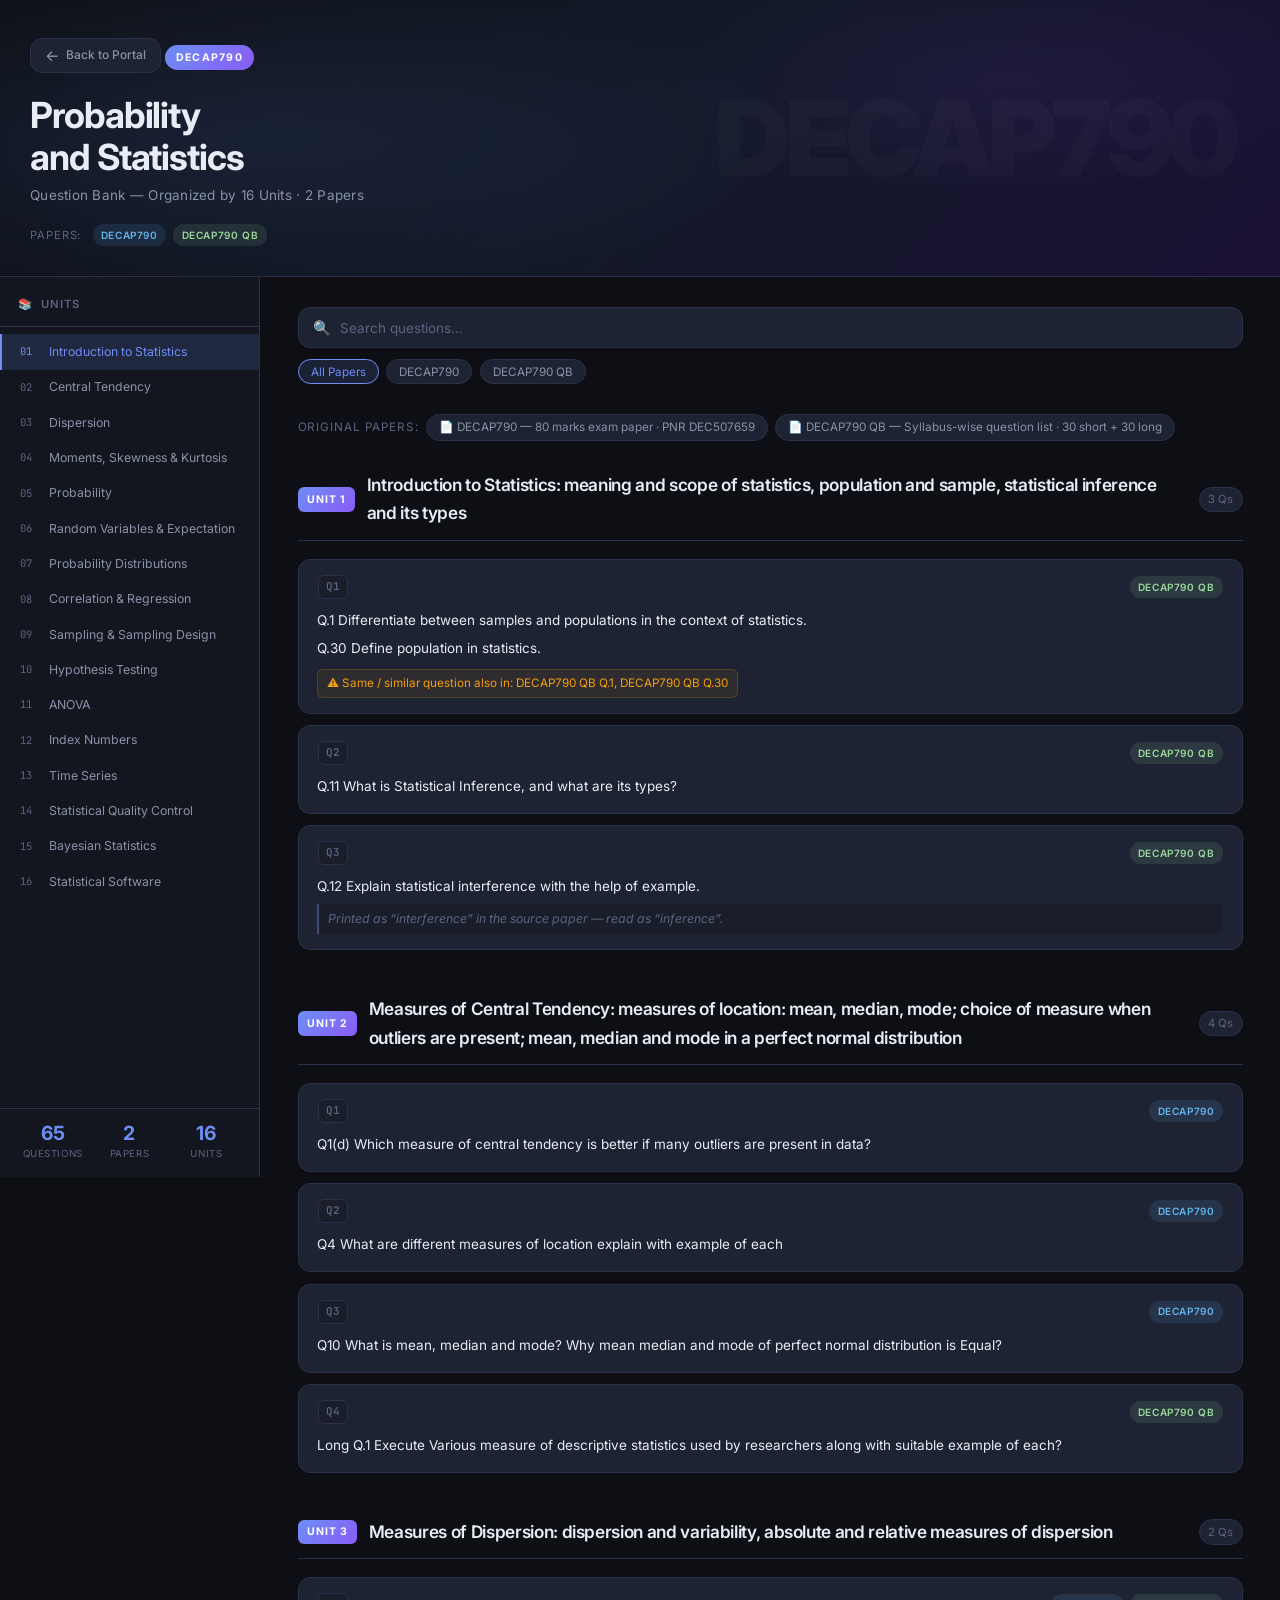
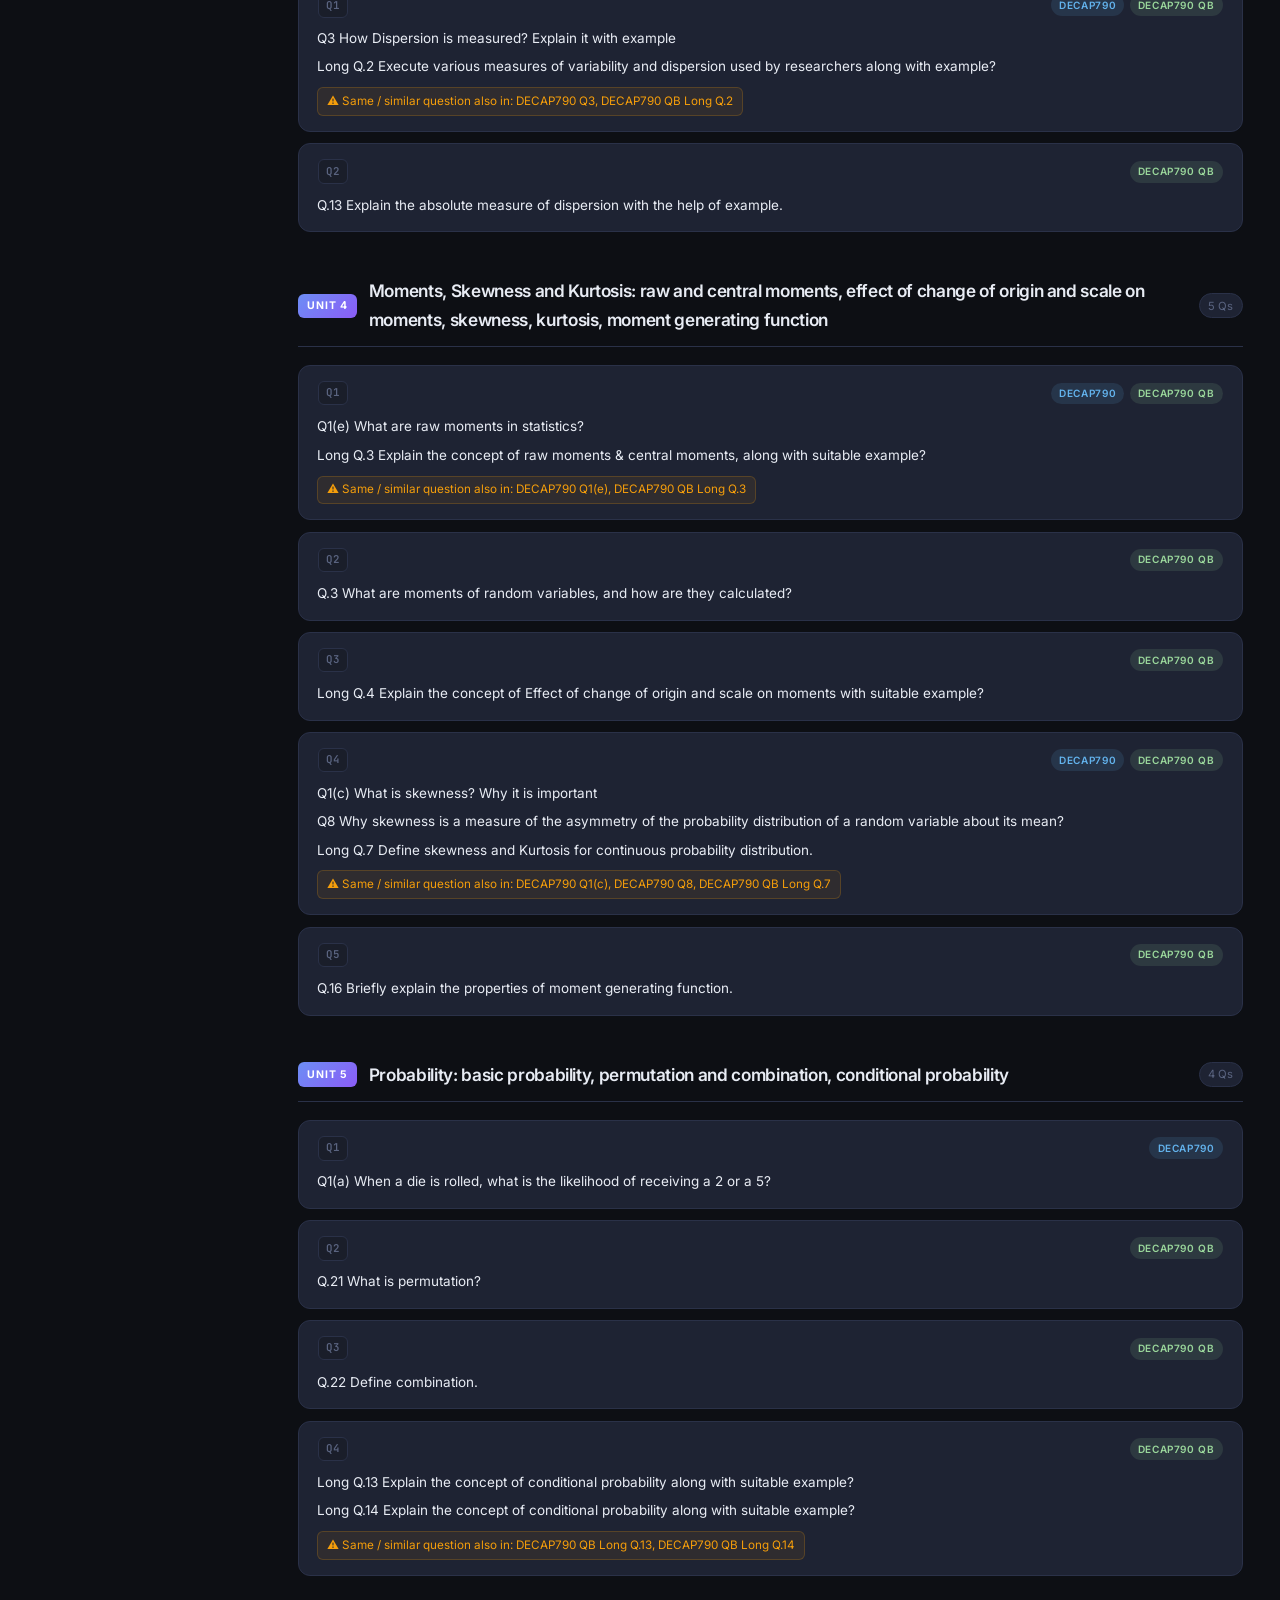
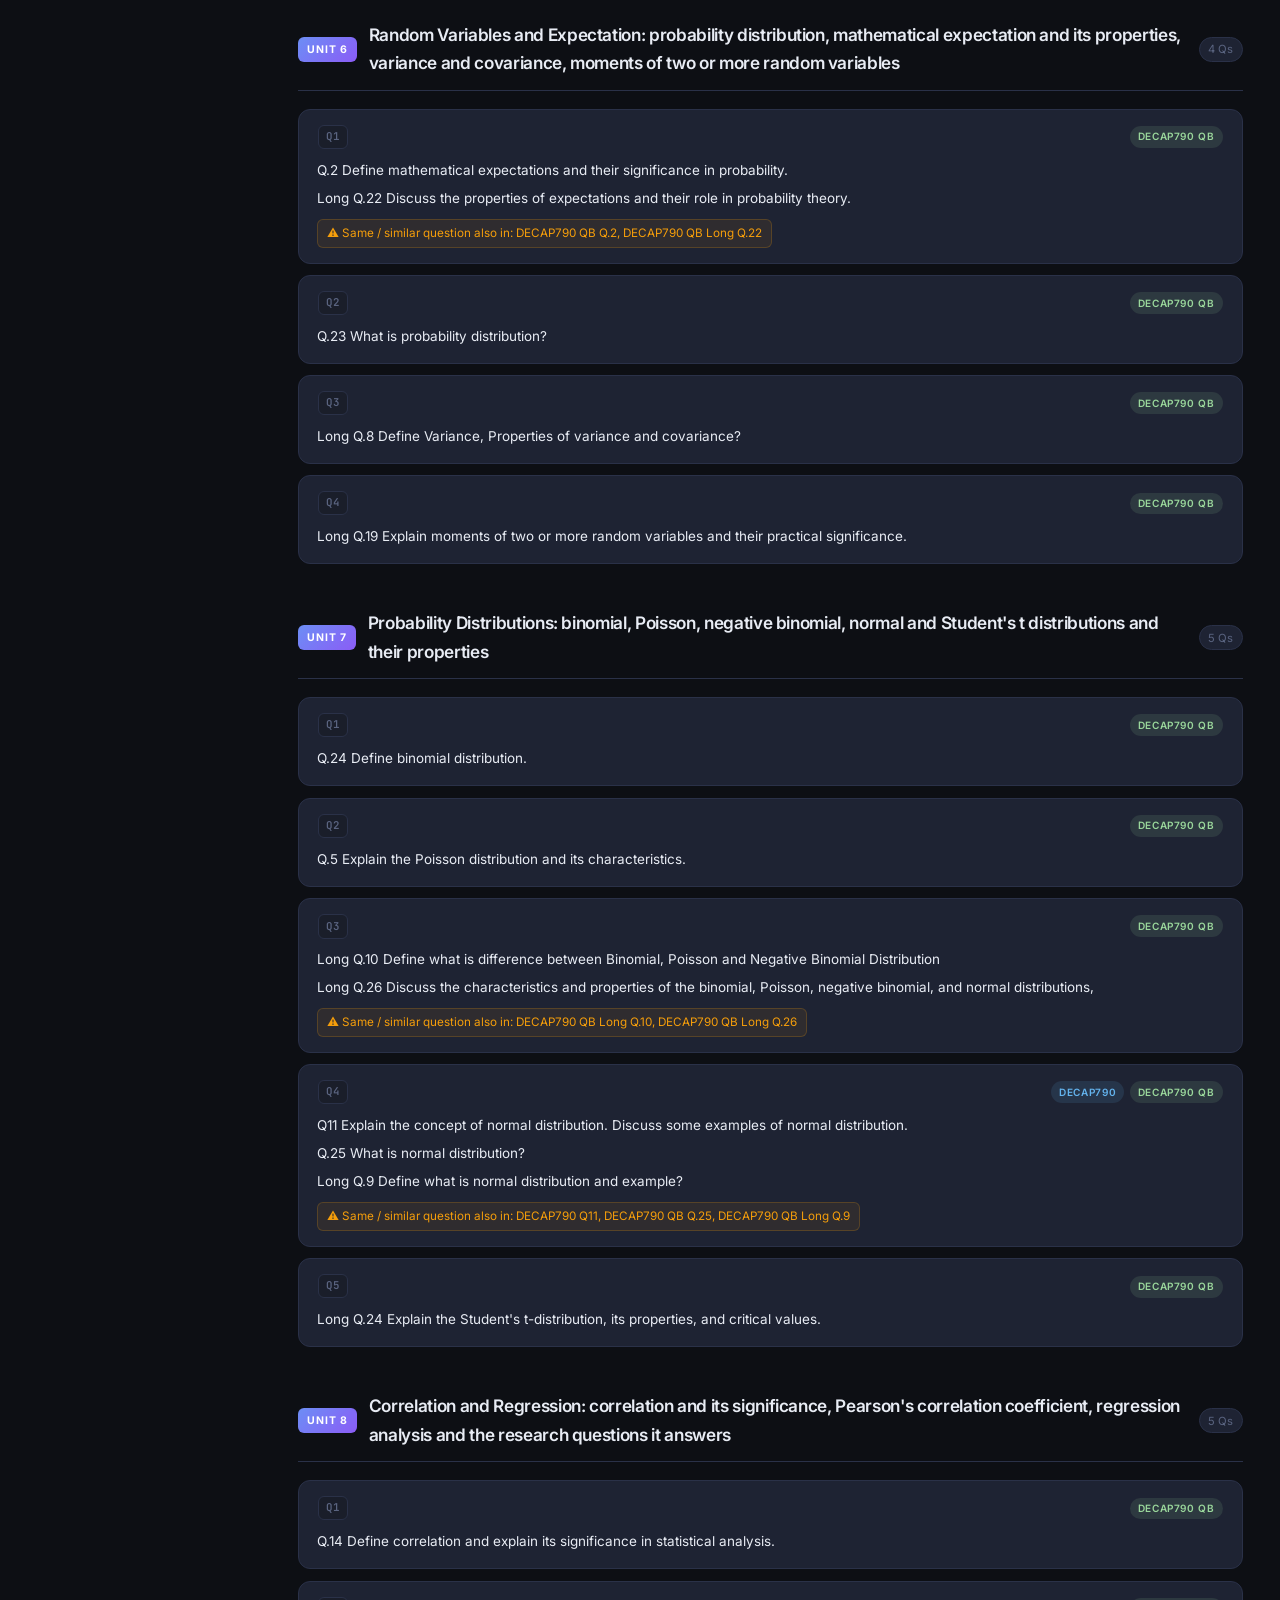
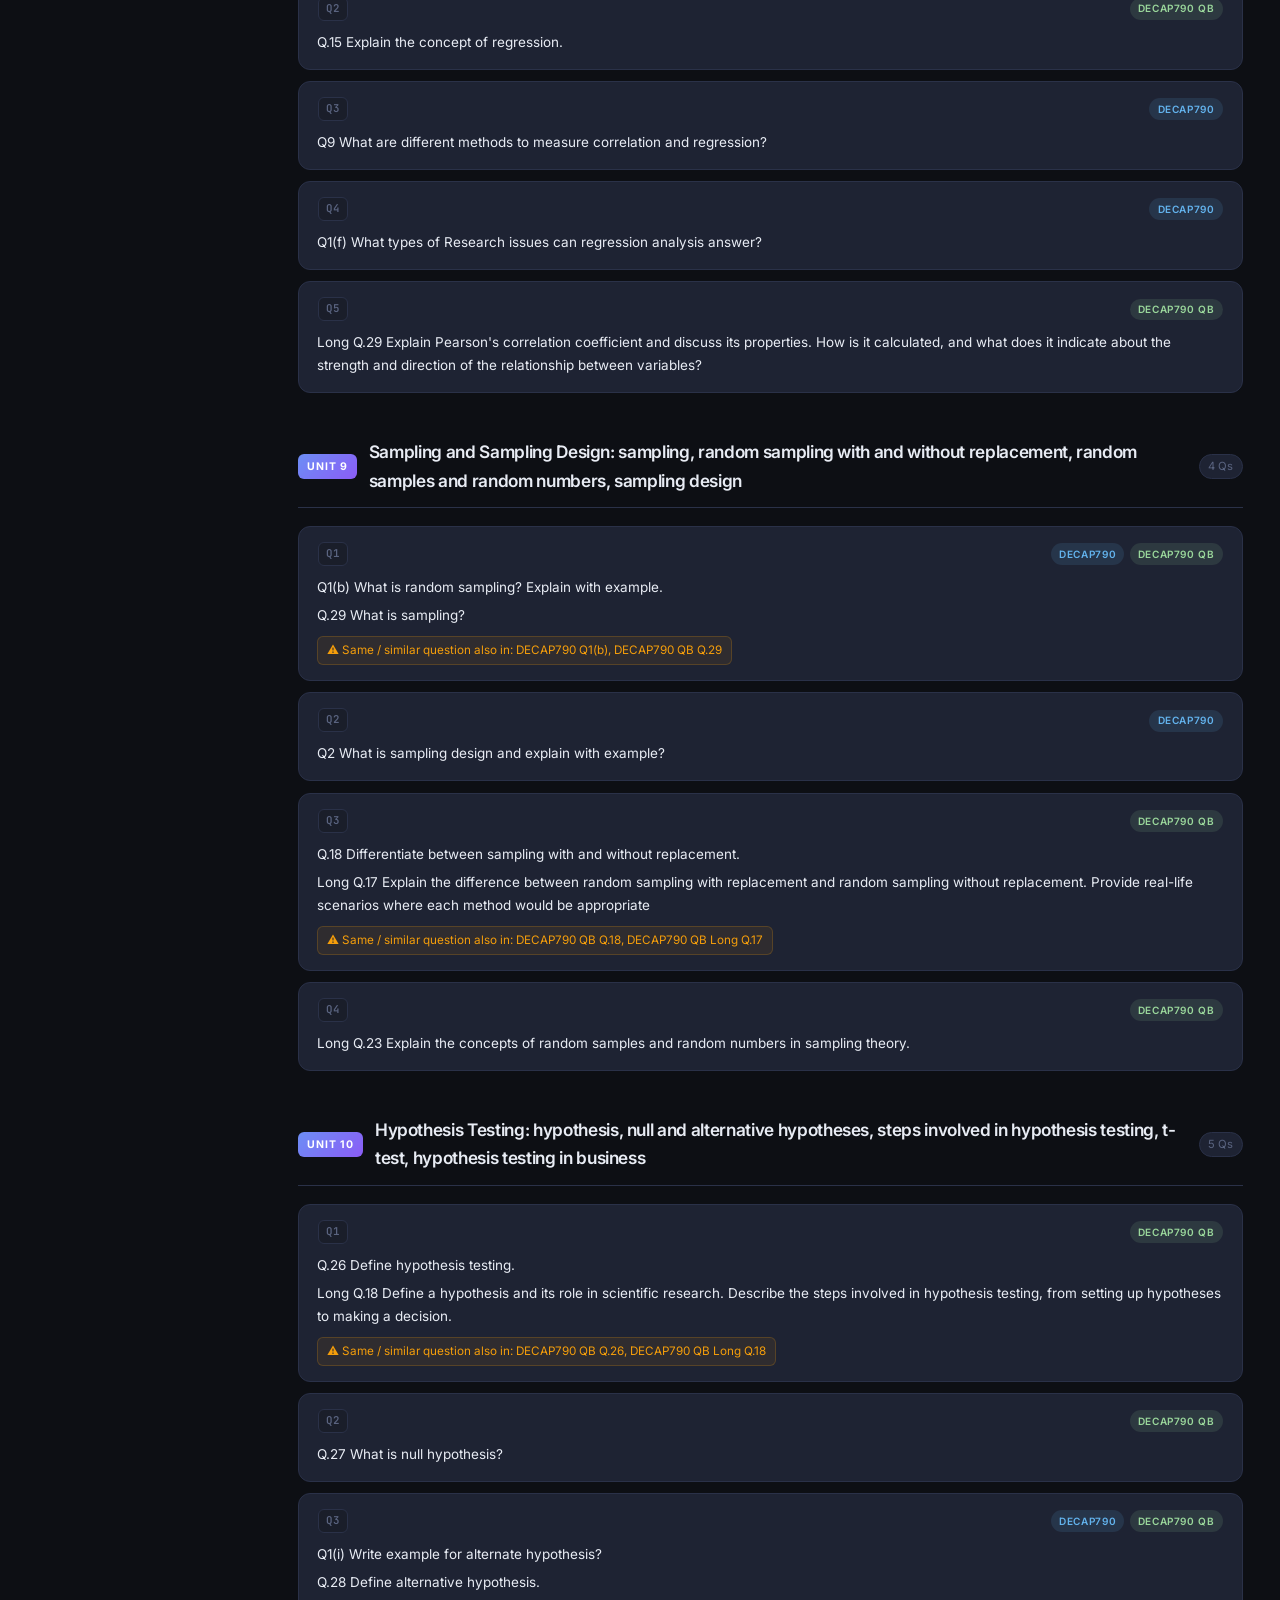
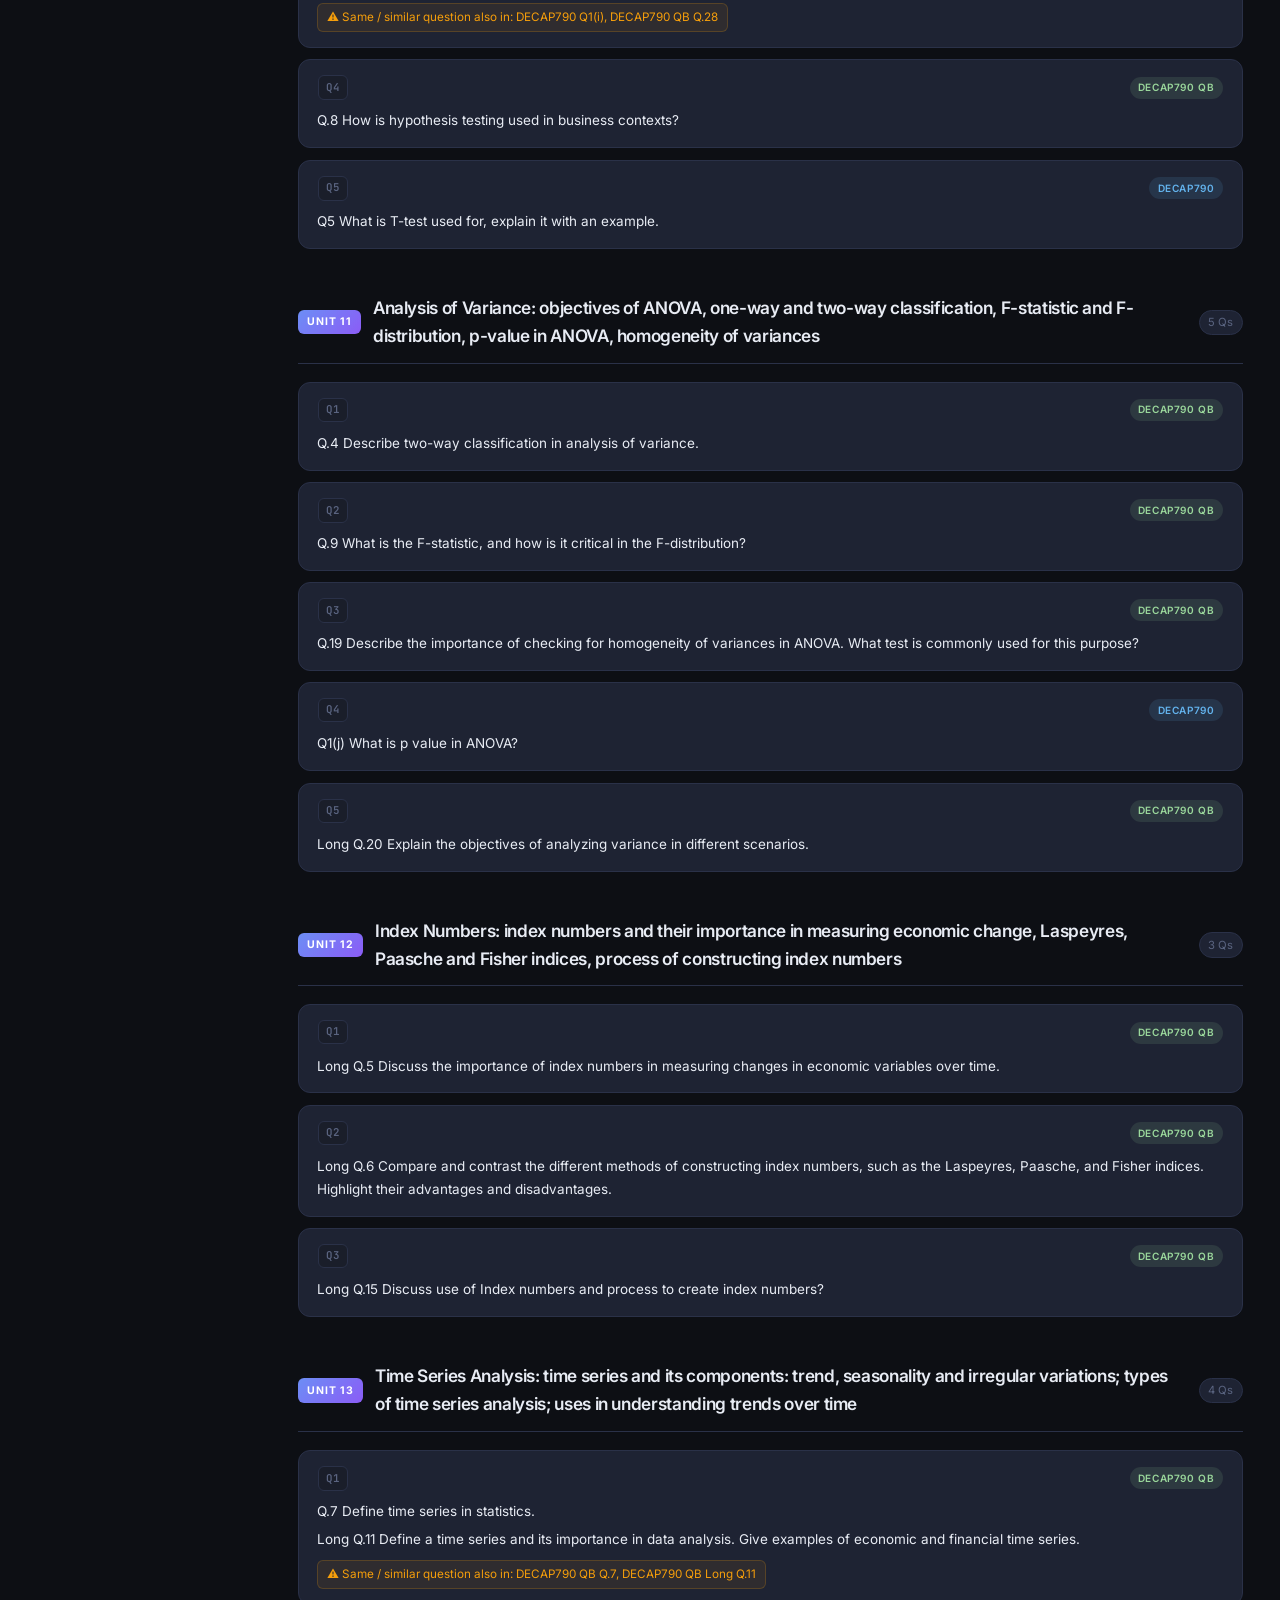
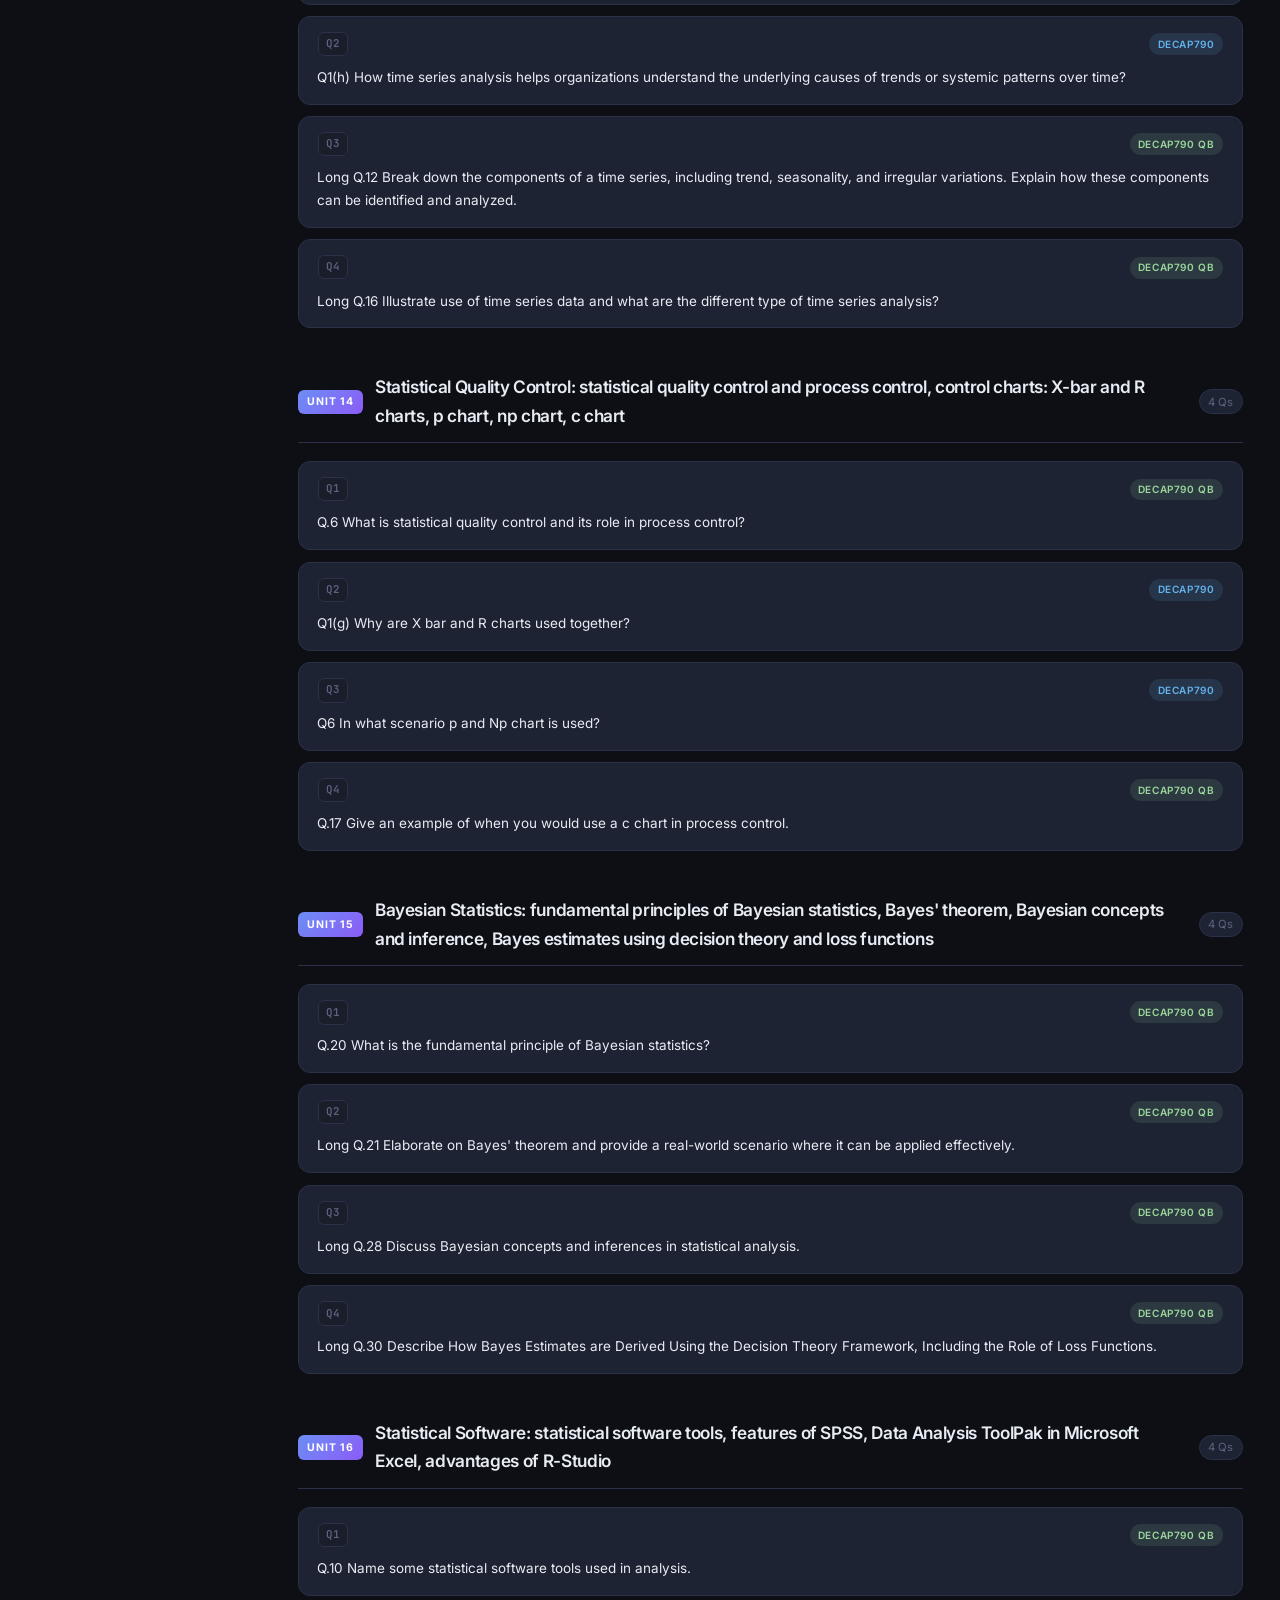
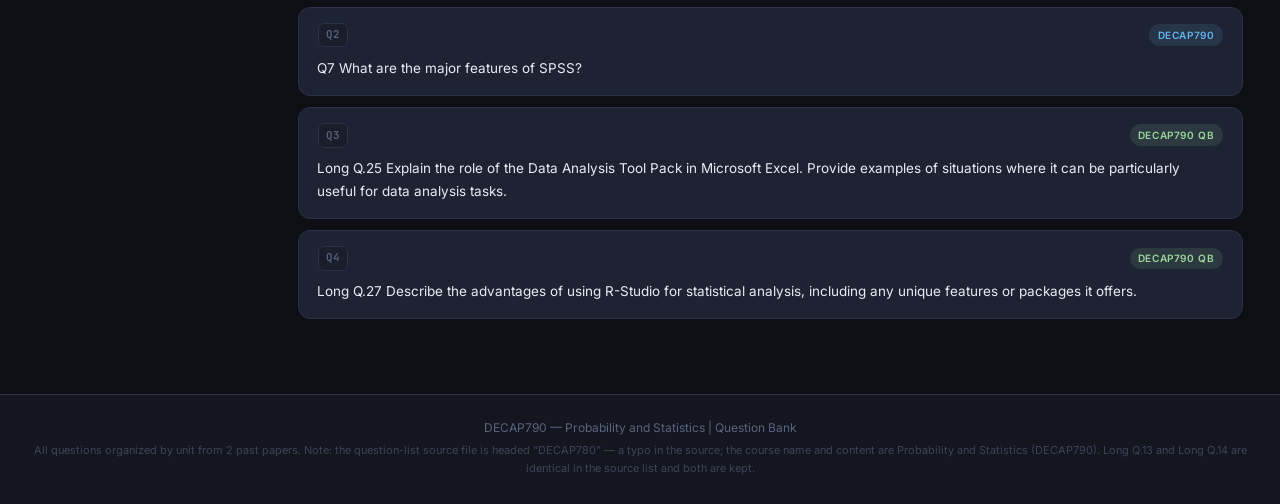
<file: probability-and-statistics/index.html>
<!DOCTYPE html>
<html lang="en">
<head>
  <meta charset="UTF-8" />
  <meta name="viewport" content="width=device-width, initial-scale=1.0" />
  <title>DECAP790 – Probability and Statistics | Question Bank</title>
  <link rel="preconnect" href="https://fonts.googleapis.com" />
  <link rel="preconnect" href="https://fonts.gstatic.com" crossorigin />
  <link href="https://fonts.googleapis.com/css2?family=Inter:wght@300;400;500;600;700&family=JetBrains+Mono:wght@400;500&display=swap" rel="stylesheet" />
  <link rel="stylesheet" href="../style.css" />
  <style>
    .site-header::after { content: 'DECAP790'; }
  </style>
</head>
<body>
  <header class="site-header">
    <div class="header-inner">
      <a href="../index.html" class="back-link"><span class="back-arrow">←</span> Back to Portal</a>
      <div class="header-badge">DECAP790</div>
      <h1 class="site-title">Probability<br>and Statistics</h1>
      <p class="site-subtitle">Question Bank — Organized by 16 Units · 2 Papers</p>
      <div class="paper-legend">
        <span class="legend-label">Papers:</span>
        <span class="tag tag-p1">DECAP790</span>
        <span class="tag tag-p2">DECAP790 QB</span>
      </div>
    </div>
  </header>
  <div class="mobile-bar">
    <button class="mobile-bar-btn" id="mobileMenuBtn" aria-label="Open units menu" aria-expanded="false">☰</button>
    <span class="mobile-bar-title">DECAP790 · Probability and Statistics</span>
    <button class="mobile-bar-btn" id="mobileSearchBtn" aria-label="Search questions">🔍</button>
  </div>
  <div class="nav-backdrop" id="navBackdrop"></div>
  <div class="page-layout">
    <aside class="sidebar" id="sidebar">
      <div class="sidebar-header"><span class="sidebar-icon">📚</span><span>Units</span><button class="nav-toggle" id="navToggle" aria-label="Close units menu">✕</button></div>
      <div class="sidebar-body" id="sidebarBody">
      <nav class="unit-nav" id="unitNav">
        <a href="#unit1" class="nav-item active" data-unit="1"><span class="nav-num">01</span><span class="nav-text">Introduction to Statistics</span></a>
<a href="#unit2" class="nav-item" data-unit="2"><span class="nav-num">02</span><span class="nav-text">Central Tendency</span></a>
<a href="#unit3" class="nav-item" data-unit="3"><span class="nav-num">03</span><span class="nav-text">Dispersion</span></a>
<a href="#unit4" class="nav-item" data-unit="4"><span class="nav-num">04</span><span class="nav-text">Moments, Skewness &amp; Kurtosis</span></a>
<a href="#unit5" class="nav-item" data-unit="5"><span class="nav-num">05</span><span class="nav-text">Probability</span></a>
<a href="#unit6" class="nav-item" data-unit="6"><span class="nav-num">06</span><span class="nav-text">Random Variables &amp; Expectation</span></a>
<a href="#unit7" class="nav-item" data-unit="7"><span class="nav-num">07</span><span class="nav-text">Probability Distributions</span></a>
<a href="#unit8" class="nav-item" data-unit="8"><span class="nav-num">08</span><span class="nav-text">Correlation &amp; Regression</span></a>
<a href="#unit9" class="nav-item" data-unit="9"><span class="nav-num">09</span><span class="nav-text">Sampling &amp; Sampling Design</span></a>
<a href="#unit10" class="nav-item" data-unit="10"><span class="nav-num">10</span><span class="nav-text">Hypothesis Testing</span></a>
<a href="#unit11" class="nav-item" data-unit="11"><span class="nav-num">11</span><span class="nav-text">ANOVA</span></a>
<a href="#unit12" class="nav-item" data-unit="12"><span class="nav-num">12</span><span class="nav-text">Index Numbers</span></a>
<a href="#unit13" class="nav-item" data-unit="13"><span class="nav-num">13</span><span class="nav-text">Time Series</span></a>
<a href="#unit14" class="nav-item" data-unit="14"><span class="nav-num">14</span><span class="nav-text">Statistical Quality Control</span></a>
<a href="#unit15" class="nav-item" data-unit="15"><span class="nav-num">15</span><span class="nav-text">Bayesian Statistics</span></a>
<a href="#unit16" class="nav-item" data-unit="16"><span class="nav-num">16</span><span class="nav-text">Statistical Software</span></a>
      </nav>
      <div class="sidebar-stats">
        <div class="stat-item"><span class="stat-num" id="totalQCount">0</span><span class="stat-label">Questions</span></div>
        <div class="stat-item"><span class="stat-num">2</span><span class="stat-label">Papers</span></div>
        <div class="stat-item"><span class="stat-num">16</span><span class="stat-label">Units</span></div>
      </div>
      </div>
    </aside>
    <main class="main-content">
      <div class="search-wrap">
        <div class="search-box">
          <span class="search-icon">🔍</span>
          <input type="text" id="searchInput" placeholder="Search questions…" autocomplete="off" />
          <button class="search-clear" id="searchClear" title="Clear">✕</button>
        </div>
        <div class="filter-chips" id="filterChips">
          <button class="chip active" data-filter="all">All Papers</button>
<button class="chip" data-filter="p1">DECAP790</button>
<button class="chip" data-filter="p2">DECAP790 QB</button>
        </div>
      </div>
      <div class="papers-strip">
        <span class="papers-strip-label">Original papers:</span>
        <a class="chip paper-link" href="../papers/decap790-80-marks.pdf" target="_blank" rel="noopener">📄 DECAP790 — 80 marks exam paper · PNR DEC507659</a>
        <a class="chip paper-link" href="../papers/decap790-question-bank.pdf" target="_blank" rel="noopener">📄 DECAP790 QB — Syllabus-wise question list · 30 short + 30 long</a>
      </div>
      <div id="noResults" class="no-results hidden">
        <span>🔎</span><br>No questions match your search.
      </div>
      <section class="unit-section" id="unit1">
        <div class="unit-header">
          <div class="unit-badge">Unit 1</div>
          <h2 class="unit-title">Introduction to Statistics: meaning and scope of statistics, population and sample, statistical inference and its types</h2>
          <span class="unit-count" id="count-unit1"></span>
        </div>
        <div class="questions-grid">
          <div class="q-card" data-paper="p2">
            <div class="q-meta">
              <span class="q-num">Q1</span>
              <div class="q-tags"><span class="tag tag-p2">DECAP790 QB</span></div>
            </div>
            <div class="q-body">
              <p>Q.1 Differentiate between samples and populations in the context of statistics.</p>
              <p>Q.30 Define population in statistics.</p>
            </div>
            <div class="q-repeat-note">⚠ Same / similar question also in: DECAP790 QB Q.1, DECAP790 QB Q.30</div>
          </div>
          <div class="q-card" data-paper="p2">
            <div class="q-meta">
              <span class="q-num">Q2</span>
              <div class="q-tags"><span class="tag tag-p2">DECAP790 QB</span></div>
            </div>
            <div class="q-body">
              <p>Q.11 What is Statistical Inference, and what are its types?</p>
            </div>
          </div>
          <div class="q-card" data-paper="p2">
            <div class="q-meta">
              <span class="q-num">Q3</span>
              <div class="q-tags"><span class="tag tag-p2">DECAP790 QB</span></div>
            </div>
            <div class="q-body">
              <p>Q.12 Explain statistical interference with the help of example.</p>
              <p class="note">Printed as “interference” in the source paper — read as “inference”.</p>
            </div>
          </div>
        </div>
      </section>
      <section class="unit-section" id="unit2">
        <div class="unit-header">
          <div class="unit-badge">Unit 2</div>
          <h2 class="unit-title">Measures of Central Tendency: measures of location: mean, median, mode; choice of measure when outliers are present; mean, median and mode in a perfect normal distribution</h2>
          <span class="unit-count" id="count-unit2"></span>
        </div>
        <div class="questions-grid">
          <div class="q-card" data-paper="p1">
            <div class="q-meta">
              <span class="q-num">Q1</span>
              <div class="q-tags"><span class="tag tag-p1">DECAP790</span></div>
            </div>
            <div class="q-body">
              <p>Q1(d) Which measure of central tendency is better if many outliers are present in data?</p>
            </div>
          </div>
          <div class="q-card" data-paper="p1">
            <div class="q-meta">
              <span class="q-num">Q2</span>
              <div class="q-tags"><span class="tag tag-p1">DECAP790</span></div>
            </div>
            <div class="q-body">
              <p>Q4 What are different measures of location explain with example of each</p>
            </div>
          </div>
          <div class="q-card" data-paper="p1">
            <div class="q-meta">
              <span class="q-num">Q3</span>
              <div class="q-tags"><span class="tag tag-p1">DECAP790</span></div>
            </div>
            <div class="q-body">
              <p>Q10 What is mean, median and mode? Why mean median and mode of perfect normal distribution is Equal?</p>
            </div>
          </div>
          <div class="q-card" data-paper="p2">
            <div class="q-meta">
              <span class="q-num">Q4</span>
              <div class="q-tags"><span class="tag tag-p2">DECAP790 QB</span></div>
            </div>
            <div class="q-body">
              <p>Long Q.1 Execute Various measure of descriptive statistics used by researchers along with suitable example of each?</p>
            </div>
          </div>
        </div>
      </section>
      <section class="unit-section" id="unit3">
        <div class="unit-header">
          <div class="unit-badge">Unit 3</div>
          <h2 class="unit-title">Measures of Dispersion: dispersion and variability, absolute and relative measures of dispersion</h2>
          <span class="unit-count" id="count-unit3"></span>
        </div>
        <div class="questions-grid">
          <div class="q-card" data-paper="p1 p2">
            <div class="q-meta">
              <span class="q-num">Q1</span>
              <div class="q-tags"><span class="tag tag-p1">DECAP790</span><span class="tag tag-p2">DECAP790 QB</span></div>
            </div>
            <div class="q-body">
              <p>Q3 How Dispersion is measured? Explain it with example</p>
              <p>Long Q.2 Execute various measures of variability and dispersion used by researchers along with example?</p>
            </div>
            <div class="q-repeat-note">⚠ Same / similar question also in: DECAP790 Q3, DECAP790 QB Long Q.2</div>
          </div>
          <div class="q-card" data-paper="p2">
            <div class="q-meta">
              <span class="q-num">Q2</span>
              <div class="q-tags"><span class="tag tag-p2">DECAP790 QB</span></div>
            </div>
            <div class="q-body">
              <p>Q.13 Explain the absolute measure of dispersion with the help of example.</p>
            </div>
          </div>
        </div>
      </section>
      <section class="unit-section" id="unit4">
        <div class="unit-header">
          <div class="unit-badge">Unit 4</div>
          <h2 class="unit-title">Moments, Skewness and Kurtosis: raw and central moments, effect of change of origin and scale on moments, skewness, kurtosis, moment generating function</h2>
          <span class="unit-count" id="count-unit4"></span>
        </div>
        <div class="questions-grid">
          <div class="q-card" data-paper="p1 p2">
            <div class="q-meta">
              <span class="q-num">Q1</span>
              <div class="q-tags"><span class="tag tag-p1">DECAP790</span><span class="tag tag-p2">DECAP790 QB</span></div>
            </div>
            <div class="q-body">
              <p>Q1(e) What are raw moments in statistics?</p>
              <p>Long Q.3 Explain the concept of raw moments &amp; central moments, along with suitable example?</p>
            </div>
            <div class="q-repeat-note">⚠ Same / similar question also in: DECAP790 Q1(e), DECAP790 QB Long Q.3</div>
          </div>
          <div class="q-card" data-paper="p2">
            <div class="q-meta">
              <span class="q-num">Q2</span>
              <div class="q-tags"><span class="tag tag-p2">DECAP790 QB</span></div>
            </div>
            <div class="q-body">
              <p>Q.3 What are moments of random variables, and how are they calculated?</p>
            </div>
          </div>
          <div class="q-card" data-paper="p2">
            <div class="q-meta">
              <span class="q-num">Q3</span>
              <div class="q-tags"><span class="tag tag-p2">DECAP790 QB</span></div>
            </div>
            <div class="q-body">
              <p>Long Q.4 Explain the concept of Effect of change of origin and scale on moments with suitable example?</p>
            </div>
          </div>
          <div class="q-card" data-paper="p1 p2">
            <div class="q-meta">
              <span class="q-num">Q4</span>
              <div class="q-tags"><span class="tag tag-p1">DECAP790</span><span class="tag tag-p2">DECAP790 QB</span></div>
            </div>
            <div class="q-body">
              <p>Q1(c) What is skewness? Why it is important</p>
              <p>Q8 Why skewness is a measure of the asymmetry of the probability distribution of a random variable about its mean?</p>
              <p>Long Q.7 Define skewness and Kurtosis for continuous probability distribution.</p>
            </div>
            <div class="q-repeat-note">⚠ Same / similar question also in: DECAP790 Q1(c), DECAP790 Q8, DECAP790 QB Long Q.7</div>
          </div>
          <div class="q-card" data-paper="p2">
            <div class="q-meta">
              <span class="q-num">Q5</span>
              <div class="q-tags"><span class="tag tag-p2">DECAP790 QB</span></div>
            </div>
            <div class="q-body">
              <p>Q.16 Briefly explain the properties of moment generating function.</p>
            </div>
          </div>
        </div>
      </section>
      <section class="unit-section" id="unit5">
        <div class="unit-header">
          <div class="unit-badge">Unit 5</div>
          <h2 class="unit-title">Probability: basic probability, permutation and combination, conditional probability</h2>
          <span class="unit-count" id="count-unit5"></span>
        </div>
        <div class="questions-grid">
          <div class="q-card" data-paper="p1">
            <div class="q-meta">
              <span class="q-num">Q1</span>
              <div class="q-tags"><span class="tag tag-p1">DECAP790</span></div>
            </div>
            <div class="q-body">
              <p>Q1(a) When a die is rolled, what is the likelihood of receiving a 2 or a 5?</p>
            </div>
          </div>
          <div class="q-card" data-paper="p2">
            <div class="q-meta">
              <span class="q-num">Q2</span>
              <div class="q-tags"><span class="tag tag-p2">DECAP790 QB</span></div>
            </div>
            <div class="q-body">
              <p>Q.21 What is permutation?</p>
            </div>
          </div>
          <div class="q-card" data-paper="p2">
            <div class="q-meta">
              <span class="q-num">Q3</span>
              <div class="q-tags"><span class="tag tag-p2">DECAP790 QB</span></div>
            </div>
            <div class="q-body">
              <p>Q.22 Define combination.</p>
            </div>
          </div>
          <div class="q-card" data-paper="p2">
            <div class="q-meta">
              <span class="q-num">Q4</span>
              <div class="q-tags"><span class="tag tag-p2">DECAP790 QB</span></div>
            </div>
            <div class="q-body">
              <p>Long Q.13 Explain the concept of conditional probability along with suitable example?</p>
              <p>Long Q.14 Explain the concept of conditional probability along with suitable example?</p>
            </div>
            <div class="q-repeat-note">⚠ Same / similar question also in: DECAP790 QB Long Q.13, DECAP790 QB Long Q.14</div>
          </div>
        </div>
      </section>
      <section class="unit-section" id="unit6">
        <div class="unit-header">
          <div class="unit-badge">Unit 6</div>
          <h2 class="unit-title">Random Variables and Expectation: probability distribution, mathematical expectation and its properties, variance and covariance, moments of two or more random variables</h2>
          <span class="unit-count" id="count-unit6"></span>
        </div>
        <div class="questions-grid">
          <div class="q-card" data-paper="p2">
            <div class="q-meta">
              <span class="q-num">Q1</span>
              <div class="q-tags"><span class="tag tag-p2">DECAP790 QB</span></div>
            </div>
            <div class="q-body">
              <p>Q.2 Define mathematical expectations and their significance in probability.</p>
              <p>Long Q.22 Discuss the properties of expectations and their role in probability theory.</p>
            </div>
            <div class="q-repeat-note">⚠ Same / similar question also in: DECAP790 QB Q.2, DECAP790 QB Long Q.22</div>
          </div>
          <div class="q-card" data-paper="p2">
            <div class="q-meta">
              <span class="q-num">Q2</span>
              <div class="q-tags"><span class="tag tag-p2">DECAP790 QB</span></div>
            </div>
            <div class="q-body">
              <p>Q.23 What is probability distribution?</p>
            </div>
          </div>
          <div class="q-card" data-paper="p2">
            <div class="q-meta">
              <span class="q-num">Q3</span>
              <div class="q-tags"><span class="tag tag-p2">DECAP790 QB</span></div>
            </div>
            <div class="q-body">
              <p>Long Q.8 Define Variance, Properties of variance and covariance?</p>
            </div>
          </div>
          <div class="q-card" data-paper="p2">
            <div class="q-meta">
              <span class="q-num">Q4</span>
              <div class="q-tags"><span class="tag tag-p2">DECAP790 QB</span></div>
            </div>
            <div class="q-body">
              <p>Long Q.19 Explain moments of two or more random variables and their practical significance.</p>
            </div>
          </div>
        </div>
      </section>
      <section class="unit-section" id="unit7">
        <div class="unit-header">
          <div class="unit-badge">Unit 7</div>
          <h2 class="unit-title">Probability Distributions: binomial, Poisson, negative binomial, normal and Student&#x27;s t distributions and their properties</h2>
          <span class="unit-count" id="count-unit7"></span>
        </div>
        <div class="questions-grid">
          <div class="q-card" data-paper="p2">
            <div class="q-meta">
              <span class="q-num">Q1</span>
              <div class="q-tags"><span class="tag tag-p2">DECAP790 QB</span></div>
            </div>
            <div class="q-body">
              <p>Q.24 Define binomial distribution.</p>
            </div>
          </div>
          <div class="q-card" data-paper="p2">
            <div class="q-meta">
              <span class="q-num">Q2</span>
              <div class="q-tags"><span class="tag tag-p2">DECAP790 QB</span></div>
            </div>
            <div class="q-body">
              <p>Q.5 Explain the Poisson distribution and its characteristics.</p>
            </div>
          </div>
          <div class="q-card" data-paper="p2">
            <div class="q-meta">
              <span class="q-num">Q3</span>
              <div class="q-tags"><span class="tag tag-p2">DECAP790 QB</span></div>
            </div>
            <div class="q-body">
              <p>Long Q.10 Define what is difference between Binomial, Poisson and Negative Binomial Distribution</p>
              <p>Long Q.26 Discuss the characteristics and properties of the binomial, Poisson, negative binomial, and normal distributions,</p>
            </div>
            <div class="q-repeat-note">⚠ Same / similar question also in: DECAP790 QB Long Q.10, DECAP790 QB Long Q.26</div>
          </div>
          <div class="q-card" data-paper="p1 p2">
            <div class="q-meta">
              <span class="q-num">Q4</span>
              <div class="q-tags"><span class="tag tag-p1">DECAP790</span><span class="tag tag-p2">DECAP790 QB</span></div>
            </div>
            <div class="q-body">
              <p>Q11 Explain the concept of normal distribution. Discuss some examples of normal distribution.</p>
              <p>Q.25 What is normal distribution?</p>
              <p>Long Q.9 Define what is normal distribution and example?</p>
            </div>
            <div class="q-repeat-note">⚠ Same / similar question also in: DECAP790 Q11, DECAP790 QB Q.25, DECAP790 QB Long Q.9</div>
          </div>
          <div class="q-card" data-paper="p2">
            <div class="q-meta">
              <span class="q-num">Q5</span>
              <div class="q-tags"><span class="tag tag-p2">DECAP790 QB</span></div>
            </div>
            <div class="q-body">
              <p>Long Q.24 Explain the Student&#x27;s t-distribution, its properties, and critical values.</p>
            </div>
          </div>
        </div>
      </section>
      <section class="unit-section" id="unit8">
        <div class="unit-header">
          <div class="unit-badge">Unit 8</div>
          <h2 class="unit-title">Correlation and Regression: correlation and its significance, Pearson&#x27;s correlation coefficient, regression analysis and the research questions it answers</h2>
          <span class="unit-count" id="count-unit8"></span>
        </div>
        <div class="questions-grid">
          <div class="q-card" data-paper="p2">
            <div class="q-meta">
              <span class="q-num">Q1</span>
              <div class="q-tags"><span class="tag tag-p2">DECAP790 QB</span></div>
            </div>
            <div class="q-body">
              <p>Q.14 Define correlation and explain its significance in statistical analysis.</p>
            </div>
          </div>
          <div class="q-card" data-paper="p2">
            <div class="q-meta">
              <span class="q-num">Q2</span>
              <div class="q-tags"><span class="tag tag-p2">DECAP790 QB</span></div>
            </div>
            <div class="q-body">
              <p>Q.15 Explain the concept of regression.</p>
            </div>
          </div>
          <div class="q-card" data-paper="p1">
            <div class="q-meta">
              <span class="q-num">Q3</span>
              <div class="q-tags"><span class="tag tag-p1">DECAP790</span></div>
            </div>
            <div class="q-body">
              <p>Q9 What are different methods to measure correlation and regression?</p>
            </div>
          </div>
          <div class="q-card" data-paper="p1">
            <div class="q-meta">
              <span class="q-num">Q4</span>
              <div class="q-tags"><span class="tag tag-p1">DECAP790</span></div>
            </div>
            <div class="q-body">
              <p>Q1(f) What types of Research issues can regression analysis answer?</p>
            </div>
          </div>
          <div class="q-card" data-paper="p2">
            <div class="q-meta">
              <span class="q-num">Q5</span>
              <div class="q-tags"><span class="tag tag-p2">DECAP790 QB</span></div>
            </div>
            <div class="q-body">
              <p>Long Q.29 Explain Pearson&#x27;s correlation coefficient and discuss its properties. How is it calculated, and what does it indicate about the strength and direction of the relationship between variables?</p>
            </div>
          </div>
        </div>
      </section>
      <section class="unit-section" id="unit9">
        <div class="unit-header">
          <div class="unit-badge">Unit 9</div>
          <h2 class="unit-title">Sampling and Sampling Design: sampling, random sampling with and without replacement, random samples and random numbers, sampling design</h2>
          <span class="unit-count" id="count-unit9"></span>
        </div>
        <div class="questions-grid">
          <div class="q-card" data-paper="p1 p2">
            <div class="q-meta">
              <span class="q-num">Q1</span>
              <div class="q-tags"><span class="tag tag-p1">DECAP790</span><span class="tag tag-p2">DECAP790 QB</span></div>
            </div>
            <div class="q-body">
              <p>Q1(b) What is random sampling? Explain with example.</p>
              <p>Q.29 What is sampling?</p>
            </div>
            <div class="q-repeat-note">⚠ Same / similar question also in: DECAP790 Q1(b), DECAP790 QB Q.29</div>
          </div>
          <div class="q-card" data-paper="p1">
            <div class="q-meta">
              <span class="q-num">Q2</span>
              <div class="q-tags"><span class="tag tag-p1">DECAP790</span></div>
            </div>
            <div class="q-body">
              <p>Q2 What is sampling design and explain with example?</p>
            </div>
          </div>
          <div class="q-card" data-paper="p2">
            <div class="q-meta">
              <span class="q-num">Q3</span>
              <div class="q-tags"><span class="tag tag-p2">DECAP790 QB</span></div>
            </div>
            <div class="q-body">
              <p>Q.18 Differentiate between sampling with and without replacement.</p>
              <p>Long Q.17 Explain the difference between random sampling with replacement and random sampling without replacement. Provide real-life scenarios where each method would be appropriate</p>
            </div>
            <div class="q-repeat-note">⚠ Same / similar question also in: DECAP790 QB Q.18, DECAP790 QB Long Q.17</div>
          </div>
          <div class="q-card" data-paper="p2">
            <div class="q-meta">
              <span class="q-num">Q4</span>
              <div class="q-tags"><span class="tag tag-p2">DECAP790 QB</span></div>
            </div>
            <div class="q-body">
              <p>Long Q.23 Explain the concepts of random samples and random numbers in sampling theory.</p>
            </div>
          </div>
        </div>
      </section>
      <section class="unit-section" id="unit10">
        <div class="unit-header">
          <div class="unit-badge">Unit 10</div>
          <h2 class="unit-title">Hypothesis Testing: hypothesis, null and alternative hypotheses, steps involved in hypothesis testing, t-test, hypothesis testing in business</h2>
          <span class="unit-count" id="count-unit10"></span>
        </div>
        <div class="questions-grid">
          <div class="q-card" data-paper="p2">
            <div class="q-meta">
              <span class="q-num">Q1</span>
              <div class="q-tags"><span class="tag tag-p2">DECAP790 QB</span></div>
            </div>
            <div class="q-body">
              <p>Q.26 Define hypothesis testing.</p>
              <p>Long Q.18 Define a hypothesis and its role in scientific research. Describe the steps involved in hypothesis testing, from setting up hypotheses to making a decision.</p>
            </div>
            <div class="q-repeat-note">⚠ Same / similar question also in: DECAP790 QB Q.26, DECAP790 QB Long Q.18</div>
          </div>
          <div class="q-card" data-paper="p2">
            <div class="q-meta">
              <span class="q-num">Q2</span>
              <div class="q-tags"><span class="tag tag-p2">DECAP790 QB</span></div>
            </div>
            <div class="q-body">
              <p>Q.27 What is null hypothesis?</p>
            </div>
          </div>
          <div class="q-card" data-paper="p1 p2">
            <div class="q-meta">
              <span class="q-num">Q3</span>
              <div class="q-tags"><span class="tag tag-p1">DECAP790</span><span class="tag tag-p2">DECAP790 QB</span></div>
            </div>
            <div class="q-body">
              <p>Q1(i) Write example for alternate hypothesis?</p>
              <p>Q.28 Define alternative hypothesis.</p>
            </div>
            <div class="q-repeat-note">⚠ Same / similar question also in: DECAP790 Q1(i), DECAP790 QB Q.28</div>
          </div>
          <div class="q-card" data-paper="p2">
            <div class="q-meta">
              <span class="q-num">Q4</span>
              <div class="q-tags"><span class="tag tag-p2">DECAP790 QB</span></div>
            </div>
            <div class="q-body">
              <p>Q.8 How is hypothesis testing used in business contexts?</p>
            </div>
          </div>
          <div class="q-card" data-paper="p1">
            <div class="q-meta">
              <span class="q-num">Q5</span>
              <div class="q-tags"><span class="tag tag-p1">DECAP790</span></div>
            </div>
            <div class="q-body">
              <p>Q5 What is T-test used for, explain it with an example.</p>
            </div>
          </div>
        </div>
      </section>
      <section class="unit-section" id="unit11">
        <div class="unit-header">
          <div class="unit-badge">Unit 11</div>
          <h2 class="unit-title">Analysis of Variance: objectives of ANOVA, one-way and two-way classification, F-statistic and F-distribution, p-value in ANOVA, homogeneity of variances</h2>
          <span class="unit-count" id="count-unit11"></span>
        </div>
        <div class="questions-grid">
          <div class="q-card" data-paper="p2">
            <div class="q-meta">
              <span class="q-num">Q1</span>
              <div class="q-tags"><span class="tag tag-p2">DECAP790 QB</span></div>
            </div>
            <div class="q-body">
              <p>Q.4 Describe two-way classification in analysis of variance.</p>
            </div>
          </div>
          <div class="q-card" data-paper="p2">
            <div class="q-meta">
              <span class="q-num">Q2</span>
              <div class="q-tags"><span class="tag tag-p2">DECAP790 QB</span></div>
            </div>
            <div class="q-body">
              <p>Q.9 What is the F-statistic, and how is it critical in the F-distribution?</p>
            </div>
          </div>
          <div class="q-card" data-paper="p2">
            <div class="q-meta">
              <span class="q-num">Q3</span>
              <div class="q-tags"><span class="tag tag-p2">DECAP790 QB</span></div>
            </div>
            <div class="q-body">
              <p>Q.19 Describe the importance of checking for homogeneity of variances in ANOVA. What test is commonly used for this purpose?</p>
            </div>
          </div>
          <div class="q-card" data-paper="p1">
            <div class="q-meta">
              <span class="q-num">Q4</span>
              <div class="q-tags"><span class="tag tag-p1">DECAP790</span></div>
            </div>
            <div class="q-body">
              <p>Q1(j) What is p value in ANOVA?</p>
            </div>
          </div>
          <div class="q-card" data-paper="p2">
            <div class="q-meta">
              <span class="q-num">Q5</span>
              <div class="q-tags"><span class="tag tag-p2">DECAP790 QB</span></div>
            </div>
            <div class="q-body">
              <p>Long Q.20 Explain the objectives of analyzing variance in different scenarios.</p>
            </div>
          </div>
        </div>
      </section>
      <section class="unit-section" id="unit12">
        <div class="unit-header">
          <div class="unit-badge">Unit 12</div>
          <h2 class="unit-title">Index Numbers: index numbers and their importance in measuring economic change, Laspeyres, Paasche and Fisher indices, process of constructing index numbers</h2>
          <span class="unit-count" id="count-unit12"></span>
        </div>
        <div class="questions-grid">
          <div class="q-card" data-paper="p2">
            <div class="q-meta">
              <span class="q-num">Q1</span>
              <div class="q-tags"><span class="tag tag-p2">DECAP790 QB</span></div>
            </div>
            <div class="q-body">
              <p>Long Q.5 Discuss the importance of index numbers in measuring changes in economic variables over time.</p>
            </div>
          </div>
          <div class="q-card" data-paper="p2">
            <div class="q-meta">
              <span class="q-num">Q2</span>
              <div class="q-tags"><span class="tag tag-p2">DECAP790 QB</span></div>
            </div>
            <div class="q-body">
              <p>Long Q.6 Compare and contrast the different methods of constructing index numbers, such as the Laspeyres, Paasche, and Fisher indices. Highlight their advantages and disadvantages.</p>
            </div>
          </div>
          <div class="q-card" data-paper="p2">
            <div class="q-meta">
              <span class="q-num">Q3</span>
              <div class="q-tags"><span class="tag tag-p2">DECAP790 QB</span></div>
            </div>
            <div class="q-body">
              <p>Long Q.15 Discuss use of Index numbers and process to create index numbers?</p>
            </div>
          </div>
        </div>
      </section>
      <section class="unit-section" id="unit13">
        <div class="unit-header">
          <div class="unit-badge">Unit 13</div>
          <h2 class="unit-title">Time Series Analysis: time series and its components: trend, seasonality and irregular variations; types of time series analysis; uses in understanding trends over time</h2>
          <span class="unit-count" id="count-unit13"></span>
        </div>
        <div class="questions-grid">
          <div class="q-card" data-paper="p2">
            <div class="q-meta">
              <span class="q-num">Q1</span>
              <div class="q-tags"><span class="tag tag-p2">DECAP790 QB</span></div>
            </div>
            <div class="q-body">
              <p>Q.7 Define time series in statistics.</p>
              <p>Long Q.11 Define a time series and its importance in data analysis. Give examples of economic and financial time series.</p>
            </div>
            <div class="q-repeat-note">⚠ Same / similar question also in: DECAP790 QB Q.7, DECAP790 QB Long Q.11</div>
          </div>
          <div class="q-card" data-paper="p1">
            <div class="q-meta">
              <span class="q-num">Q2</span>
              <div class="q-tags"><span class="tag tag-p1">DECAP790</span></div>
            </div>
            <div class="q-body">
              <p>Q1(h) How time series analysis helps organizations understand the underlying causes of trends or systemic patterns over time?</p>
            </div>
          </div>
          <div class="q-card" data-paper="p2">
            <div class="q-meta">
              <span class="q-num">Q3</span>
              <div class="q-tags"><span class="tag tag-p2">DECAP790 QB</span></div>
            </div>
            <div class="q-body">
              <p>Long Q.12 Break down the components of a time series, including trend, seasonality, and irregular variations. Explain how these components can be identified and analyzed.</p>
            </div>
          </div>
          <div class="q-card" data-paper="p2">
            <div class="q-meta">
              <span class="q-num">Q4</span>
              <div class="q-tags"><span class="tag tag-p2">DECAP790 QB</span></div>
            </div>
            <div class="q-body">
              <p>Long Q.16 Illustrate use of time series data and what are the different type of time series analysis?</p>
            </div>
          </div>
        </div>
      </section>
      <section class="unit-section" id="unit14">
        <div class="unit-header">
          <div class="unit-badge">Unit 14</div>
          <h2 class="unit-title">Statistical Quality Control: statistical quality control and process control, control charts: X-bar and R charts, p chart, np chart, c chart</h2>
          <span class="unit-count" id="count-unit14"></span>
        </div>
        <div class="questions-grid">
          <div class="q-card" data-paper="p2">
            <div class="q-meta">
              <span class="q-num">Q1</span>
              <div class="q-tags"><span class="tag tag-p2">DECAP790 QB</span></div>
            </div>
            <div class="q-body">
              <p>Q.6 What is statistical quality control and its role in process control?</p>
            </div>
          </div>
          <div class="q-card" data-paper="p1">
            <div class="q-meta">
              <span class="q-num">Q2</span>
              <div class="q-tags"><span class="tag tag-p1">DECAP790</span></div>
            </div>
            <div class="q-body">
              <p>Q1(g) Why are X bar and R charts used together?</p>
            </div>
          </div>
          <div class="q-card" data-paper="p1">
            <div class="q-meta">
              <span class="q-num">Q3</span>
              <div class="q-tags"><span class="tag tag-p1">DECAP790</span></div>
            </div>
            <div class="q-body">
              <p>Q6 In what scenario p and Np chart is used?</p>
            </div>
          </div>
          <div class="q-card" data-paper="p2">
            <div class="q-meta">
              <span class="q-num">Q4</span>
              <div class="q-tags"><span class="tag tag-p2">DECAP790 QB</span></div>
            </div>
            <div class="q-body">
              <p>Q.17 Give an example of when you would use a c chart in process control.</p>
            </div>
          </div>
        </div>
      </section>
      <section class="unit-section" id="unit15">
        <div class="unit-header">
          <div class="unit-badge">Unit 15</div>
          <h2 class="unit-title">Bayesian Statistics: fundamental principles of Bayesian statistics, Bayes&#x27; theorem, Bayesian concepts and inference, Bayes estimates using decision theory and loss functions</h2>
          <span class="unit-count" id="count-unit15"></span>
        </div>
        <div class="questions-grid">
          <div class="q-card" data-paper="p2">
            <div class="q-meta">
              <span class="q-num">Q1</span>
              <div class="q-tags"><span class="tag tag-p2">DECAP790 QB</span></div>
            </div>
            <div class="q-body">
              <p>Q.20 What is the fundamental principle of Bayesian statistics?</p>
            </div>
          </div>
          <div class="q-card" data-paper="p2">
            <div class="q-meta">
              <span class="q-num">Q2</span>
              <div class="q-tags"><span class="tag tag-p2">DECAP790 QB</span></div>
            </div>
            <div class="q-body">
              <p>Long Q.21 Elaborate on Bayes&#x27; theorem and provide a real-world scenario where it can be applied effectively.</p>
            </div>
          </div>
          <div class="q-card" data-paper="p2">
            <div class="q-meta">
              <span class="q-num">Q3</span>
              <div class="q-tags"><span class="tag tag-p2">DECAP790 QB</span></div>
            </div>
            <div class="q-body">
              <p>Long Q.28 Discuss Bayesian concepts and inferences in statistical analysis.</p>
            </div>
          </div>
          <div class="q-card" data-paper="p2">
            <div class="q-meta">
              <span class="q-num">Q4</span>
              <div class="q-tags"><span class="tag tag-p2">DECAP790 QB</span></div>
            </div>
            <div class="q-body">
              <p>Long Q.30 Describe How Bayes Estimates are Derived Using the Decision Theory Framework, Including the Role of Loss Functions.</p>
            </div>
          </div>
        </div>
      </section>
      <section class="unit-section" id="unit16">
        <div class="unit-header">
          <div class="unit-badge">Unit 16</div>
          <h2 class="unit-title">Statistical Software: statistical software tools, features of SPSS, Data Analysis ToolPak in Microsoft Excel, advantages of R-Studio</h2>
          <span class="unit-count" id="count-unit16"></span>
        </div>
        <div class="questions-grid">
          <div class="q-card" data-paper="p2">
            <div class="q-meta">
              <span class="q-num">Q1</span>
              <div class="q-tags"><span class="tag tag-p2">DECAP790 QB</span></div>
            </div>
            <div class="q-body">
              <p>Q.10 Name some statistical software tools used in analysis.</p>
            </div>
          </div>
          <div class="q-card" data-paper="p1">
            <div class="q-meta">
              <span class="q-num">Q2</span>
              <div class="q-tags"><span class="tag tag-p1">DECAP790</span></div>
            </div>
            <div class="q-body">
              <p>Q7 What are the major features of SPSS?</p>
            </div>
          </div>
          <div class="q-card" data-paper="p2">
            <div class="q-meta">
              <span class="q-num">Q3</span>
              <div class="q-tags"><span class="tag tag-p2">DECAP790 QB</span></div>
            </div>
            <div class="q-body">
              <p>Long Q.25 Explain the role of the Data Analysis Tool Pack in Microsoft Excel. Provide examples of situations where it can be particularly useful for data analysis tasks.</p>
            </div>
          </div>
          <div class="q-card" data-paper="p2">
            <div class="q-meta">
              <span class="q-num">Q4</span>
              <div class="q-tags"><span class="tag tag-p2">DECAP790 QB</span></div>
            </div>
            <div class="q-body">
              <p>Long Q.27 Describe the advantages of using R-Studio for statistical analysis, including any unique features or packages it offers.</p>
            </div>
          </div>
        </div>
      </section>
    </main>
  </div>
  <button class="back-to-top" id="backToTop" title="Back to top">↑</button>
  <footer class="site-footer"><div class="footer-inner">
    <p>DECAP790 — Probability and Statistics | Question Bank</p>
    <p class="footer-note">All questions organized by unit from 2 past papers. Note: the question-list source file is headed “DECAP780” — a typo in the source; the course name and content are Probability and Statistics (DECAP790). Long Q.13 and Long Q.14 are identical in the source list and both are kept.</p>
  </div></footer>
  <script src="../script.js"></script>
</body>
</html>
</file>
<file: style.css>
/* ============================
   CSS CUSTOM PROPERTIES
   ============================ */
:root {
  --bg: #0d0f14;
  --bg2: #13161e;
  --bg3: #1a1e2a;
  --surface: #1e2333;
  --surface2: #252b3b;
  --border: #2a3148;
  --border-hover: #3d4d70;

  --accent: #6c8ef5;
  --accent2: #8b5cf6;
  --accent-glow: rgba(108, 142, 245, 0.15);

  --text-primary: #e8ecf4;
  --text-secondary: #8892a8;
  --text-muted: #5a6480;

  --tag-p1-bg: rgba(99, 179, 237, 0.12);
  --tag-p1-c: #63b3ed;
  --tag-p2-bg: rgba(154, 215, 155, 0.12);
  --tag-p2-c: #9ad79b;
  --tag-p3-bg: rgba(245, 158, 11, 0.12);
  --tag-p3-c: #f59e0b;
  --tag-p4-bg: rgba(236, 72, 153, 0.12);
  --tag-p4-c: #ec4899;
  --tag-p5-bg: rgba(139, 92, 246, 0.12);
  --tag-p5-c: #a78bfa;
  --tag-p6-bg: rgba(52, 211, 153, 0.12);
  --tag-p6-c: #34d399;

  --radius: 12px;
  --radius-sm: 6px;
  --shadow: 0 4px 24px rgba(0, 0, 0, 0.4);
  --shadow-lg: 0 8px 40px rgba(0, 0, 0, 0.6);

  --sidebar-w: 260px;
  --header-h: 200px;

  --font: 'Inter', system-ui, sans-serif;
  --font-mono: 'JetBrains Mono', monospace;

  --transition: 0.2s ease;
}

/* ============================
   RESET & BASE
   ============================ */
*, *::before, *::after { box-sizing: border-box; margin: 0; padding: 0; }

html {
  scroll-behavior: smooth;
  font-size: 15px;
}

body {
  font-family: var(--font);
  background: var(--bg);
  color: var(--text-primary);
  line-height: 1.65;
  min-height: 100vh;
}

::selection {
  background: rgba(108, 142, 245, 0.35);
  color: var(--text-primary);
}

/* ============================
   SCROLLBAR
   ============================ */
::-webkit-scrollbar { width: 6px; height: 6px; }
::-webkit-scrollbar-track { background: var(--bg2); }
::-webkit-scrollbar-thumb { background: var(--border); border-radius: 10px; }
::-webkit-scrollbar-thumb:hover { background: var(--border-hover); }

/* ============================
   HEADER
   ============================ */
.site-header {
  background: linear-gradient(135deg, #0d1117 0%, #131929 50%, #1a1033 100%);
  border-bottom: 1px solid var(--border);
  position: relative;
  overflow: hidden;
  padding: 2.5rem 2rem 2rem;
}

.site-header::before {
  content: '';
  position: absolute;
  inset: 0;
  background:
    radial-gradient(ellipse 60% 80% at 20% 50%, rgba(108, 142, 245, 0.1) 0%, transparent 70%),
    radial-gradient(ellipse 40% 60% at 80% 30%, rgba(139, 92, 246, 0.08) 0%, transparent 70%);
  pointer-events: none;
}

.site-header::after {
  content: 'DEMTH403';
  position: absolute;
  right: 3rem;
  top: 50%;
  transform: translateY(-50%);
  font-size: 7rem;
  font-weight: 900;
  letter-spacing: -0.05em;
  color: rgba(255,255,255,0.025);
  pointer-events: none;
  user-select: none;
}

.header-inner {
  max-width: 1400px;
  margin: 0 auto;
  position: relative;
  z-index: 1;
}

.header-badge {
  display: inline-block;
  background: linear-gradient(135deg, var(--accent), var(--accent2));
  color: #fff;
  font-size: 0.7rem;
  font-weight: 700;
  letter-spacing: 0.12em;
  text-transform: uppercase;
  padding: 0.25rem 0.75rem;
  border-radius: 100px;
  margin-bottom: 0.75rem;
}

.site-title {
  font-size: clamp(1.6rem, 3vw, 2.4rem);
  font-weight: 700;
  line-height: 1.15;
  letter-spacing: -0.03em;
  color: var(--text-primary);
}

.site-title span {
  background: linear-gradient(135deg, var(--accent), var(--accent2));
  -webkit-background-clip: text;
  background-clip: text;
  -webkit-text-fill-color: transparent;
}

.site-subtitle {
  margin-top: 0.4rem;
  font-size: 0.9rem;
  color: var(--text-secondary);
  letter-spacing: 0.02em;
}

.paper-legend {
  margin-top: 1.2rem;
  display: flex;
  align-items: center;
  flex-wrap: wrap;
  gap: 0.5rem;
}

.legend-label {
  font-size: 0.75rem;
  color: var(--text-muted);
  text-transform: uppercase;
  letter-spacing: 0.08em;
  margin-right: 0.25rem;
}

/* ============================
   LAYOUT
   ============================ */
.page-layout {
  display: flex;
  max-width: 1400px;
  margin: 0 auto;
  min-height: calc(100vh - var(--header-h) - 80px);
}

/* ============================
   SIDEBAR
   ============================ */
.sidebar {
  width: var(--sidebar-w);
  flex-shrink: 0;
  position: sticky;
  top: 0;
  height: 100vh;
  overflow-y: auto;
  background: var(--bg2);
  border-right: 1px solid var(--border);
  display: flex;
  flex-direction: column;
  gap: 0;
}

.sidebar-header {
  display: flex;
  align-items: center;
  gap: 0.5rem;
  padding: 1.2rem 1.2rem 0.8rem;
  font-size: 0.75rem;
  font-weight: 600;
  text-transform: uppercase;
  letter-spacing: 0.1em;
  color: var(--text-muted);
  border-bottom: 1px solid var(--border);
}

.unit-nav {
  flex: 1;
  padding: 0.5rem 0;
}

.nav-item {
  display: flex;
  align-items: center;
  gap: 0.6rem;
  padding: 0.6rem 1.2rem;
  text-decoration: none;
  color: var(--text-secondary);
  font-size: 0.82rem;
  border-left: 2px solid transparent;
  transition: all var(--transition);
}

.nav-item:hover {
  color: var(--text-primary);
  background: var(--bg3);
  border-left-color: var(--border-hover);
}

.nav-item.active {
  color: var(--accent);
  background: var(--accent-glow);
  border-left-color: var(--accent);
}

.nav-num {
  font-family: var(--font-mono);
  font-size: 0.7rem;
  color: var(--text-muted);
  min-width: 20px;
}

.nav-item.active .nav-num {
  color: var(--accent);
}

.nav-text {
  line-height: 1.3;
}

.sidebar-stats {
  border-top: 1px solid var(--border);
  padding: 1rem 1.2rem;
  display: grid;
  grid-template-columns: repeat(3, 1fr);
  gap: 0.5rem;
  text-align: center;
}

.stat-item {
  display: flex;
  flex-direction: column;
  gap: 0.15rem;
}

.stat-num {
  font-size: 1.3rem;
  font-weight: 700;
  color: var(--accent);
  line-height: 1;
}

.stat-label {
  font-size: 0.65rem;
  text-transform: uppercase;
  letter-spacing: 0.06em;
  color: var(--text-muted);
}

/* ============================
   MAIN CONTENT
   ============================ */
.main-content {
  flex: 1;
  min-width: 0;
  padding: 2rem 2.5rem;
}

/* ============================
   SEARCH
   ============================ */
.search-wrap {
  margin-bottom: 2rem;
  display: flex;
  flex-direction: column;
  gap: 0.75rem;
}

.search-box {
  position: relative;
  display: flex;
  align-items: center;
}

.search-icon {
  position: absolute;
  left: 1rem;
  font-size: 0.95rem;
  pointer-events: none;
}

#searchInput {
  width: 100%;
  padding: 0.75rem 3rem 0.75rem 2.75rem;
  background: var(--surface);
  border: 1px solid var(--border);
  border-radius: var(--radius);
  color: var(--text-primary);
  font-family: var(--font);
  font-size: 0.9rem;
  outline: none;
  transition: border-color var(--transition), box-shadow var(--transition);
}

#searchInput::placeholder { color: var(--text-muted); }

#searchInput:focus {
  border-color: var(--accent);
  box-shadow: 0 0 0 3px var(--accent-glow);
}

.search-clear {
  position: absolute;
  right: 0.75rem;
  background: none;
  border: none;
  color: var(--text-muted);
  cursor: pointer;
  padding: 0.3rem;
  border-radius: var(--radius-sm);
  font-size: 0.8rem;
  transition: color var(--transition);
  display: none;
}

.search-clear.visible { display: block; }
.search-clear:hover { color: var(--text-primary); }

.filter-chips {
  display: flex;
  flex-wrap: wrap;
  gap: 0.5rem;
}

.chip {
  background: var(--surface);
  border: 1px solid var(--border);
  color: var(--text-secondary);
  font-family: var(--font);
  font-size: 0.78rem;
  padding: 0.3rem 0.8rem;
  border-radius: 100px;
  cursor: pointer;
  transition: all var(--transition);
  white-space: nowrap;
}

.chip:hover {
  border-color: var(--border-hover);
  color: var(--text-primary);
}

.chip.active {
  background: var(--accent-glow);
  border-color: var(--accent);
  color: var(--accent);
}

/* ============================
   UNIT SECTIONS
   ============================ */
.unit-section {
  margin-bottom: 3rem;
  animation: fadeInUp 0.4s ease both;
}

.unit-section.hidden { display: none !important; }

@keyframes fadeInUp {
  from { opacity: 0; transform: translateY(16px); }
  to { opacity: 1; transform: translateY(0); }
}

.unit-header {
  display: flex;
  align-items: center;
  gap: 0.8rem;
  margin-bottom: 1.2rem;
  padding-bottom: 0.8rem;
  border-bottom: 1px solid var(--border);
}

.unit-badge {
  background: linear-gradient(135deg, var(--accent), var(--accent2));
  color: #fff;
  font-size: 0.7rem;
  font-weight: 700;
  letter-spacing: 0.1em;
  text-transform: uppercase;
  padding: 0.25rem 0.6rem;
  border-radius: var(--radius-sm);
  white-space: nowrap;
  flex-shrink: 0;
}

.unit-title {
  font-size: 1.15rem;
  font-weight: 600;
  color: var(--text-primary);
  letter-spacing: -0.02em;
}

.unit-count {
  margin-left: auto;
  font-size: 0.75rem;
  color: var(--text-muted);
  background: var(--surface);
  border: 1px solid var(--border);
  padding: 0.15rem 0.55rem;
  border-radius: 100px;
  white-space: nowrap;
  flex-shrink: 0;
}

/* ============================
   QUESTION CARDS
   ============================ */
.questions-grid {
  display: flex;
  flex-direction: column;
  gap: 0.75rem;
}

.q-card {
  background: var(--surface);
  border: 1px solid var(--border);
  border-radius: var(--radius);
  padding: 1rem 1.25rem;
  transition: all var(--transition);
  position: relative;
}

.q-card::before {
  content: '';
  position: absolute;
  left: 0;
  top: 0;
  bottom: 0;
  width: 3px;
  background: linear-gradient(180deg, var(--accent), var(--accent2));
  border-radius: 3px 0 0 3px;
  opacity: 0;
  transition: opacity var(--transition);
}

.q-card:hover {
  border-color: var(--border-hover);
  background: var(--surface2);
  transform: translateY(-1px);
  box-shadow: var(--shadow);
}

.q-card:hover::before {
  opacity: 1;
}

.q-card.hidden { display: none !important; }

.q-meta {
  display: flex;
  align-items: center;
  justify-content: space-between;
  gap: 0.5rem;
  margin-bottom: 0.65rem;
  flex-wrap: wrap;
}

.q-num {
  font-family: var(--font-mono);
  font-size: 0.72rem;
  font-weight: 600;
  color: var(--text-muted);
  background: var(--bg3);
  border: 1px solid var(--border);
  padding: 0.15rem 0.5rem;
  border-radius: var(--radius-sm);
  letter-spacing: 0.05em;
}

.q-tags {
  display: flex;
  flex-wrap: wrap;
  gap: 0.35rem;
  margin-left: auto;
}

.q-body {
  font-size: 0.9rem;
  color: var(--text-primary);
  line-height: 1.7;
}

.q-body p { margin-bottom: 0.35rem; }
.q-body p:last-child { margin-bottom: 0; }

.q-body ul {
  margin: 0.4rem 0 0.35rem 1.2rem;
  display: flex;
  flex-direction: column;
  gap: 0.15rem;
}

.q-body li {
  color: var(--text-secondary);
  font-size: 0.87rem;
}

.q-body .note {
  font-style: italic;
  color: var(--text-muted);
  font-size: 0.82rem;
  background: var(--bg3);
  border-left: 2px solid var(--border-hover);
  padding: 0.3rem 0.6rem;
  border-radius: 0 var(--radius-sm) var(--radius-sm) 0;
  margin-top: 0.4rem;
}

.q-body .mono {
  font-family: var(--font-mono);
  font-size: 0.85rem;
  color: #a5d6a7;
  background: rgba(0,0,0,0.3);
  padding: 0.15rem 0.5rem;
  border-radius: var(--radius-sm);
  display: inline-block;
}

.q-repeat-note {
  margin-top: 0.6rem;
  font-size: 0.78rem;
  color: #f59e0b;
  background: rgba(245, 158, 11, 0.08);
  border: 1px solid rgba(245, 158, 11, 0.2);
  border-radius: var(--radius-sm);
  padding: 0.25rem 0.6rem;
  display: inline-block;
}

/* ============================
   TAGS
   ============================ */
.tag {
  display: inline-block;
  font-size: 0.67rem;
  font-weight: 600;
  letter-spacing: 0.06em;
  padding: 0.18rem 0.55rem;
  border-radius: 100px;
  white-space: nowrap;
  text-transform: uppercase;
}

.tag-p1 { background: var(--tag-p1-bg); color: var(--tag-p1-c); }
.tag-p2 { background: var(--tag-p2-bg); color: var(--tag-p2-c); }
.tag-p3 { background: var(--tag-p3-bg); color: var(--tag-p3-c); }
.tag-p4 { background: var(--tag-p4-bg); color: var(--tag-p4-c); }
.tag-p5 { background: var(--tag-p5-bg); color: var(--tag-p5-c); }
.tag-p6 { background: var(--tag-p6-bg); color: var(--tag-p6-c); }

/* ============================
   NO RESULTS
   ============================ */
.no-results {
  text-align: center;
  padding: 4rem 2rem;
  color: var(--text-muted);
  font-size: 1.1rem;
  line-height: 1.8;
}

.no-results.hidden { display: none; }

/* ============================
   BACK TO TOP
   ============================ */
.back-to-top {
  position: fixed;
  bottom: 2rem;
  right: 2rem;
  width: 42px;
  height: 42px;
  border-radius: 50%;
  background: linear-gradient(135deg, var(--accent), var(--accent2));
  color: #fff;
  border: none;
  font-size: 1.1rem;
  cursor: pointer;
  display: flex;
  align-items: center;
  justify-content: center;
  box-shadow: var(--shadow);
  opacity: 0;
  pointer-events: none;
  transform: translateY(10px);
  transition: all 0.3s ease;
  z-index: 100;
}

.back-to-top.visible {
  opacity: 1;
  pointer-events: auto;
  transform: translateY(0);
}

.back-to-top:hover {
  transform: translateY(-2px);
  box-shadow: var(--shadow-lg);
}

/* ============================
   FOOTER
   ============================ */
.site-footer {
  background: var(--bg2);
  border-top: 1px solid var(--border);
  padding: 1.5rem 2rem;
  text-align: center;
}

.footer-inner {
  max-width: 1400px;
  margin: 0 auto;
}

.site-footer p {
  font-size: 0.8rem;
  color: var(--text-muted);
  margin-bottom: 0.25rem;
}

.site-footer .footer-note {
  font-size: 0.73rem;
  color: var(--text-muted);
  opacity: 0.6;
}

/* ============================
   BACK LINK / BUTTON
   ============================ */
.back-link {
  display: inline-flex;
  align-items: center;
  gap: 0.5rem;
  font-size: 0.8rem;
  font-weight: 500;
  color: var(--text-secondary);
  text-decoration: none;
  padding: 0.45rem 0.9rem;
  border-radius: var(--radius);
  border: 1px solid var(--border);
  background: var(--surface);
  margin-bottom: 1.5rem;
  transition: all var(--transition);
  width: fit-content;
  cursor: pointer;
}

.back-link:hover {
  color: var(--text-primary);
  border-color: var(--border-hover);
  background: var(--surface2);
  transform: translateX(-4px);
}

.back-link .back-arrow {
  transition: transform var(--transition);
  font-size: 1rem;
  line-height: 1;
}

.back-link:hover .back-arrow {
  transform: translateX(-2px);
}

/* ============================
   RESPONSIVE
   ============================ */
@media (max-width: 900px) {
  .page-layout {
    flex-direction: column;
  }

  .sidebar {
    width: 100%;
    height: auto;
    position: relative;
    border-right: none;
    border-bottom: 1px solid var(--border);
  }

  .unit-nav {
    display: flex;
    flex-wrap: wrap;
    padding: 0.5rem;
    gap: 0.25rem;
  }

  .nav-item {
    border-left: none;
    border-bottom: 2px solid transparent;
    padding: 0.4rem 0.75rem;
    border-radius: var(--radius-sm);
    font-size: 0.75rem;
  }

  .nav-item.active {
    border-left: none;
    border-bottom-color: var(--accent);
  }

  .nav-num { display: none; }

  .sidebar-stats {
    border-top: 1px solid var(--border);
  }

  .main-content {
    padding: 1.5rem;
  }

  .site-header::after { display: none; }
}

@media (max-width: 600px) {
  .site-header { padding: 1.5rem 1rem 1.25rem; }
  .main-content { padding: 1rem; }
  .unit-title { font-size: 1rem; }
}

/* ============================
   TEMPLATE EXTENSIONS (qb build)
   Diagram clips inside cards + original-papers strip.
   ============================ */
.q-img {
  display: block;
  width: 100%;
  max-width: 430px;
  margin-top: 0.6rem;
  border-radius: var(--radius-sm);
  border: 1px solid var(--border);
  background: #f4f1ea;
}
.papers-strip {
  display: flex;
  flex-wrap: wrap;
  align-items: center;
  gap: 0.5rem;
  margin-bottom: 2rem;
}
.papers-strip-label {
  font-size: 0.78rem;
  color: var(--text-muted);
  text-transform: uppercase;
  letter-spacing: 0.08em;
}
a.chip.paper-link { text-decoration: none; display: inline-block; }
a.chip.paper-link:hover { border-color: var(--accent); color: var(--accent); }

/* ============================
   MOBILE FIXES + HAMBURGER (2026-11-06)
   - no horizontal overflow on phones (long headings / paper chips / raw text strings)
   - units sidebar collapses behind a hamburger on <=900px
   ============================ */
html, body { overflow-x: clip; }
.page-layout, .main-content { min-width: 0; }
.site-title, .unit-title { overflow-wrap: anywhere; }
.unit-title { min-width: 0; }
.q-body p, .q-body li { overflow-wrap: anywhere; }
.papers-strip { max-width: 100%; }
a.chip.paper-link {
  white-space: normal;
  overflow-wrap: anywhere;
  max-width: 100%;
  line-height: 1.35;
  text-align: left;
}
.sidebar-header { display: flex; align-items: center; }
.nav-toggle {
  display: none;
  margin-left: auto;
  background: var(--surface);
  border: 1px solid var(--border);
  color: var(--text-primary);
  border-radius: var(--radius-sm);
  width: 38px;
  height: 38px;
  font-size: 1.05rem;
  line-height: 1;
  cursor: pointer;
  align-items: center;
  justify-content: center;
  flex-shrink: 0;
}
.nav-toggle:hover { border-color: var(--accent); color: var(--accent); }
@media (max-width: 900px) {
  .nav-toggle { display: inline-flex; }
  .sidebar .unit-nav { display: none; }
  .sidebar.open .unit-nav { display: flex; }
}
@media (max-width: 600px) {
  .site-title { font-size: 1.55rem; line-height: 1.18; }
  .unit-header { flex-wrap: wrap; }
  .unit-count { margin-left: 0; }
  a.chip.paper-link { font-size: 0.72rem; padding: 0.3rem 0.6rem; }
}

/* ============================
   STICKY MOBILE NAV BAR (2026-11-06 v2)
   On phones the Units bar sticks to the top while scrolling, so the
   hamburger (and a search shortcut) are reachable from ANY scroll depth.
   The unit list opens as a dropdown panel under the bar; picking a unit,
   tapping outside, or Esc closes it. Anchor jumps get scroll-margin so
   unit titles are not hidden under the bar. Desktop keeps the full
   sticky sidebar (the body wrapper uses display:contents there).
   ============================ */
.sidebar-body { display: contents; }
.unit-section { scroll-margin-top: 14px; }
.nav-search {
  display: none;
  margin-left: auto;
  background: var(--surface);
  border: 1px solid var(--border);
  border-radius: var(--radius-sm);
  width: 38px;
  height: 38px;
  font-size: 0.95rem;
  line-height: 1;
  cursor: pointer;
  align-items: center;
  justify-content: center;
  flex-shrink: 0;
}
.nav-search:hover { border-color: var(--accent); }
.nav-toggle { margin-left: 0.45rem; }
@media (max-width: 900px) {
  .nav-search { display: inline-flex; }
  .sidebar {
    position: sticky;
    top: 0;
    z-index: 70;
    height: auto;
    overflow: visible;
    box-shadow: 0 8px 22px rgba(0, 0, 0, 0.35);
  }
  .sidebar-body { display: none; }
  .sidebar.open .sidebar-body {
    display: block;
    position: absolute;
    top: 100%;
    left: 0;
    right: 0;
    background: var(--bg2);
    border-bottom: 1px solid var(--border);
    box-shadow: 0 22px 34px rgba(0, 0, 0, 0.5);
    max-height: min(64vh, 500px);
    overflow-y: auto;
  }
  .unit-section { scroll-margin-top: 76px; }
}

/* ============================
   MOBILE DRAWER NAV (2026-11-06 v3)
   Real mobile pattern: a FIXED top bar (hamburger + subject + search)
   that is on screen from the first moment and at every scroll depth,
   opening the units as a slide-in DRAWER with a proper row list and a
   dimmed backdrop. Replaces the v1/v2 in-flow sticky bar on <=900px.
   Desktop is untouched (bar + backdrop are never rendered there).
   ============================ */
.mobile-bar { display: none; }
.nav-backdrop { display: none; }
@media (max-width: 900px) {
  .mobile-bar {
    display: flex;
    align-items: center;
    gap: 0.6rem;
    position: fixed;
    top: 0; left: 0; right: 0;
    height: 52px;
    padding: 0 0.6rem;
    z-index: 100;
    background: rgba(19, 22, 30, 0.94);
    -webkit-backdrop-filter: blur(10px);
    backdrop-filter: blur(10px);
    border-bottom: 1px solid var(--border);
  }
  .mobile-bar-btn {
    width: 40px; height: 40px;
    flex-shrink: 0;
    display: inline-flex;
    align-items: center;
    justify-content: center;
    background: var(--surface);
    border: 1px solid var(--border);
    border-radius: var(--radius-sm);
    color: var(--text-primary);
    font-size: 1.05rem;
    line-height: 1;
    cursor: pointer;
  }
  .mobile-bar-title {
    flex: 1;
    min-width: 0;
    white-space: nowrap;
    overflow: hidden;
    text-overflow: ellipsis;
    font-size: 0.85rem;
    font-weight: 600;
    color: var(--text-primary);
  }
  .site-header { margin-top: 52px; }
  .sidebar {
    position: fixed;
    top: 0; left: 0; bottom: 0; right: auto;
    width: min(320px, 85vw);
    height: 100vh;
    height: 100dvh;
    z-index: 120;
    transform: translateX(-105%);
    transition: transform 0.25s ease;
    box-shadow: none;
  }
  .sidebar.open {
    transform: translateX(0);
    box-shadow: 24px 0 48px rgba(0, 0, 0, 0.5);
  }
  .sidebar-body, .sidebar.open .sidebar-body {
    display: flex;
    flex-direction: column;
    flex: 1;
    min-height: 0;
    position: static;
    max-height: none;
    overflow: visible;
    box-shadow: none;
    background: transparent;
  }
  .sidebar .unit-nav, .sidebar.open .unit-nav {
    display: block;
    flex: 1;
    overflow-y: auto;
    padding: 0.5rem 0;
  }
  .sidebar .nav-item {
    display: flex;
    align-items: center;
    gap: 0.6rem;
    padding: 0.7rem 1.1rem;
    font-size: 0.85rem;
    border-left: 2px solid transparent;
    border-bottom: none;
    border-radius: 0;
  }
  .sidebar .nav-num { display: block; }
  .sidebar-header .nav-toggle { margin-left: auto; }
  .nav-search { display: none !important; }
  .nav-backdrop.show {
    display: block;
    position: fixed;
    inset: 0;
    background: rgba(4, 6, 10, 0.55);
    z-index: 110;
  }
  body.drawer-open { overflow: hidden; }
  .unit-section { scroll-margin-top: 66px; }
  .back-to-top { z-index: 90; }
}
</file>
